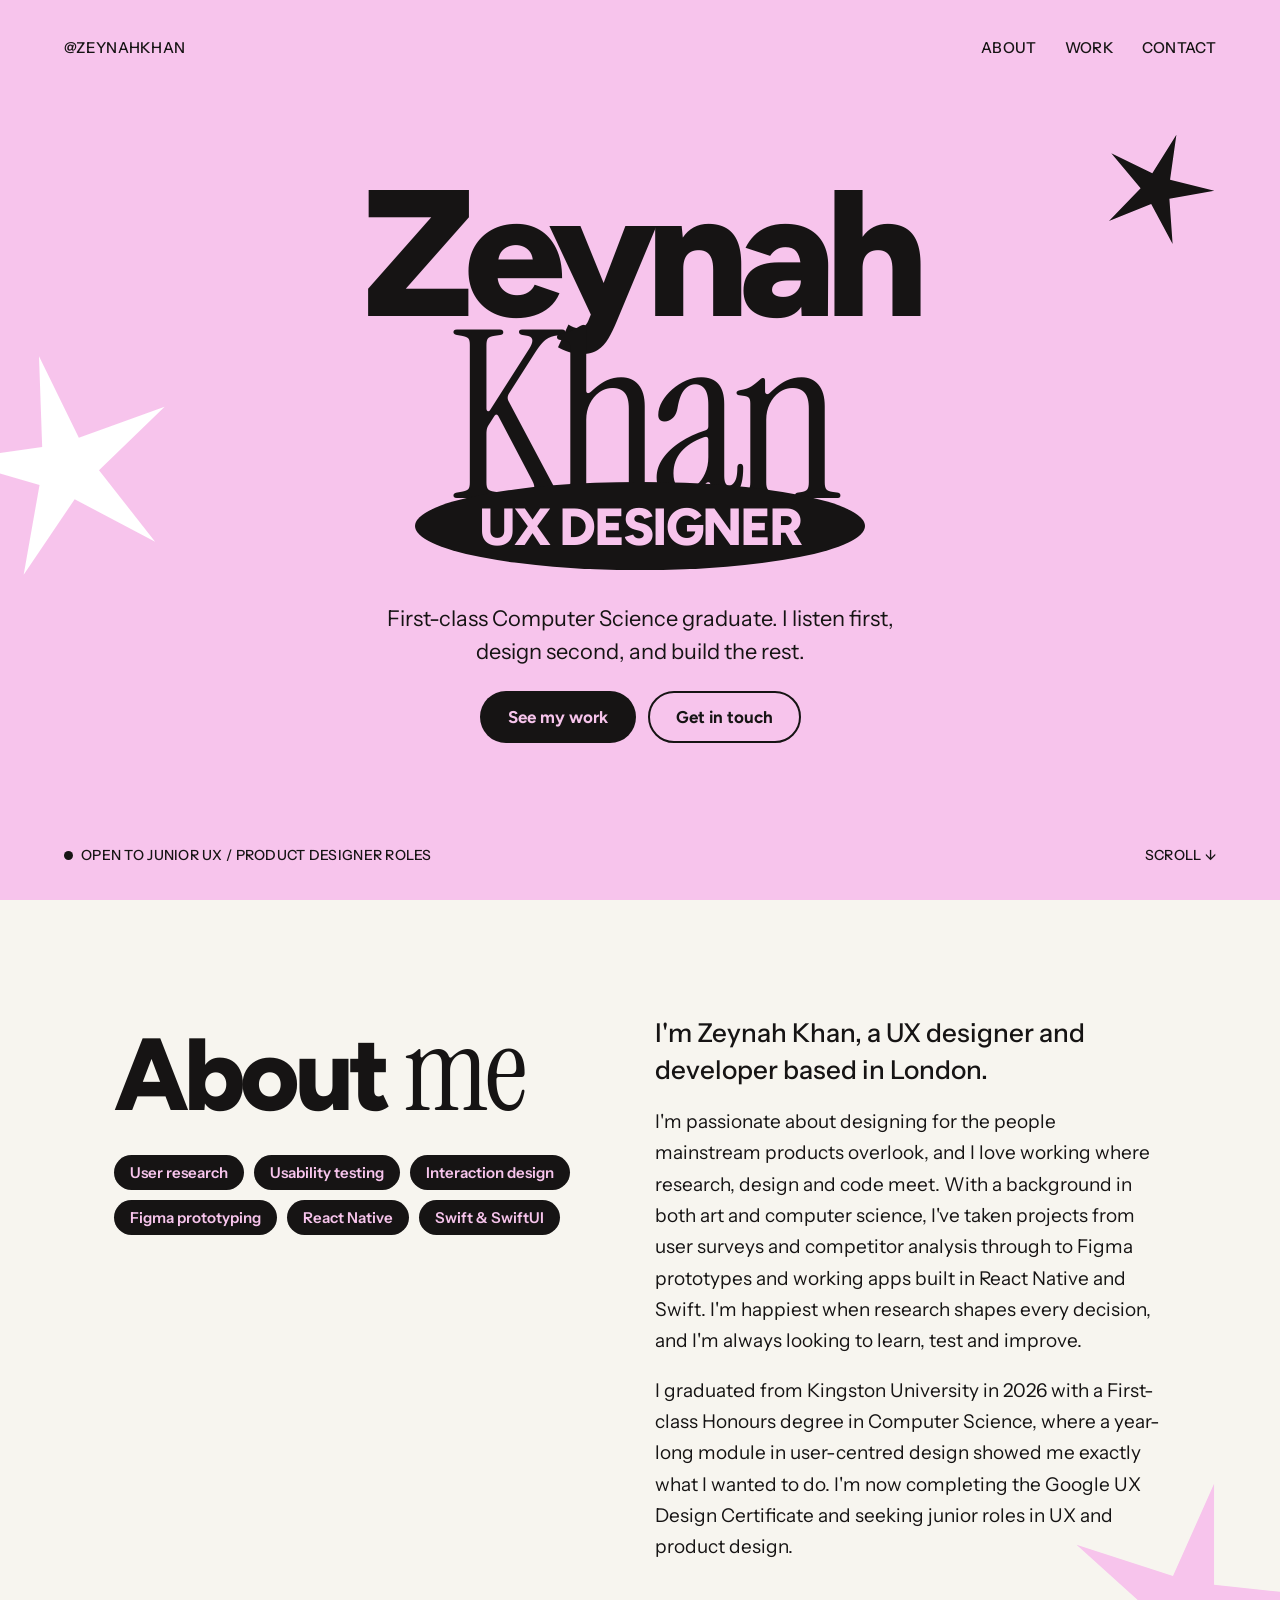
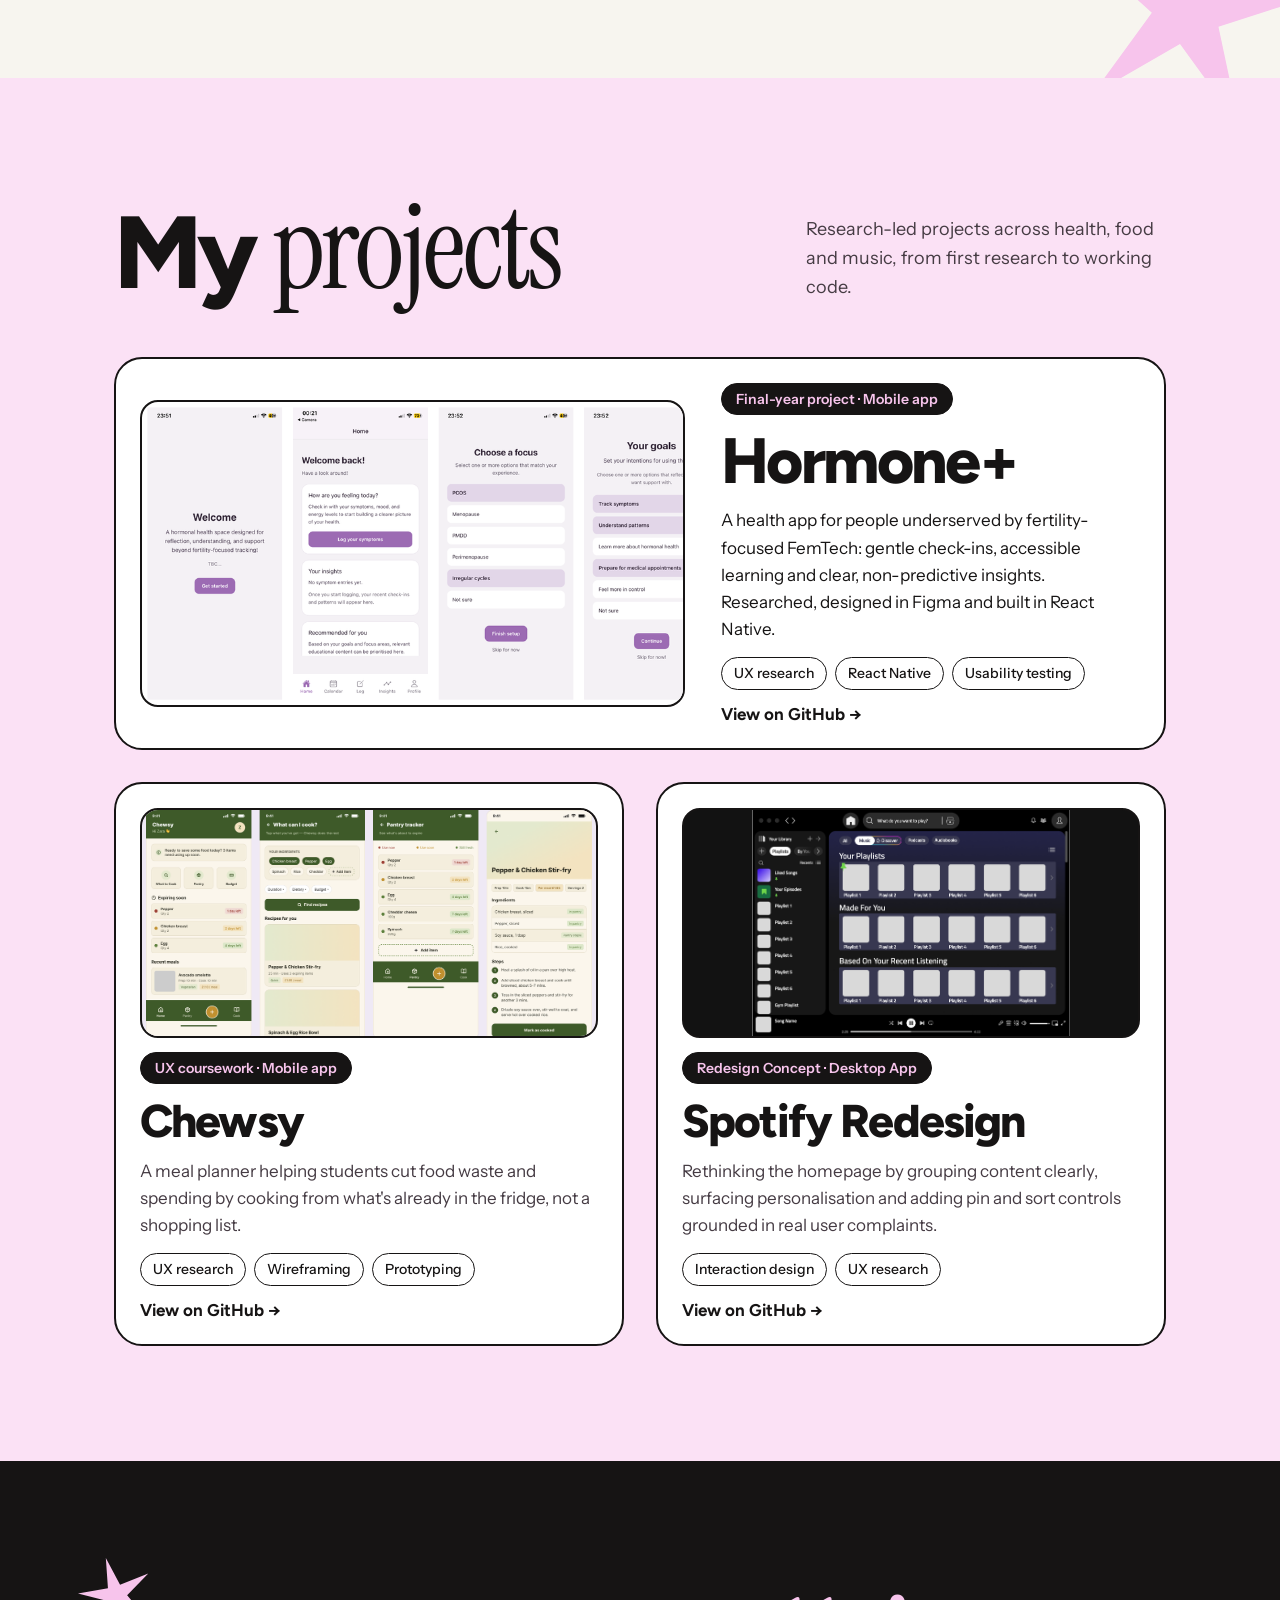
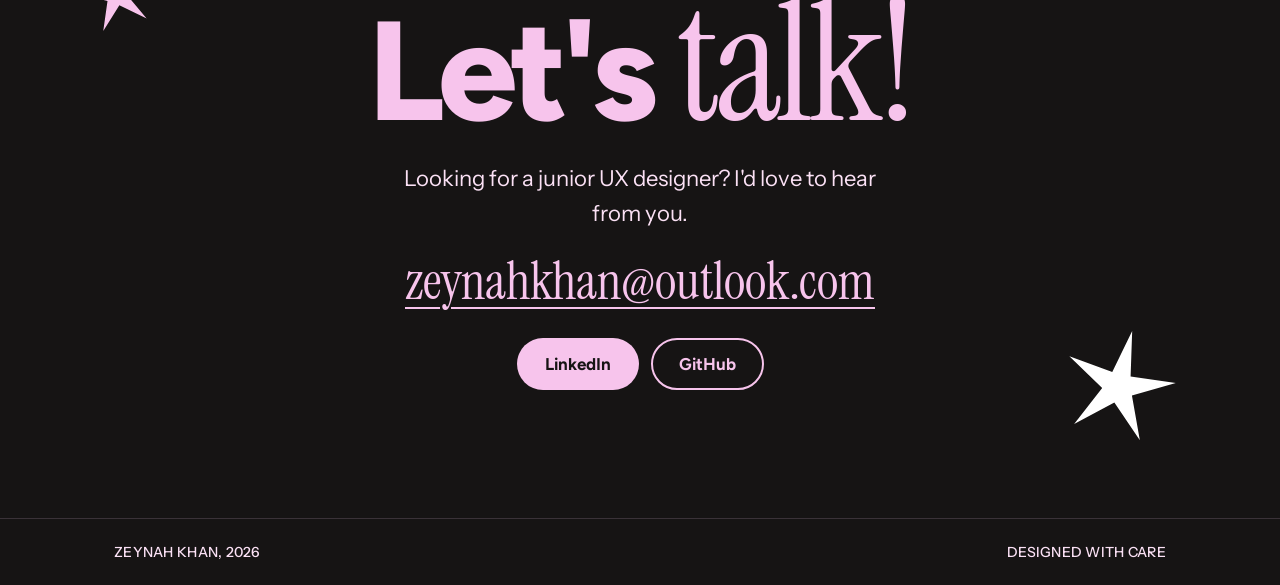
<file: index.html>
<!DOCTYPE html>
<html lang="en">
<head>
<meta charset="UTF-8">
<meta name="viewport" content="width=device-width, initial-scale=1.0">
<title>Zeynah Khan · UX Designer</title>
<meta name="description" content="Zeynah Khan is a UX designer in London who designs for the people mainstream products overlook, and can build what she designs.">
<meta property="og:title" content="Zeynah Khan · UX Designer">
<meta property="og:description" content="Research-led UX case studies, from user research to working code.">
<meta name="theme-color" content="#f7c4ec">
<link rel="icon" href="data:image/svg+xml,%3Csvg xmlns='http://www.w3.org/2000/svg' viewBox='0 0 32 32'%3E%3Crect width='32' height='32' rx='8' fill='%23f7c4ec'/%3E%3Ctext x='16' y='23' text-anchor='middle' font-family='Georgia,serif' font-size='20' fill='%23161414'%3Ezk%3C/text%3E%3C/svg%3E">
<link rel="preconnect" href="https://fonts.googleapis.com">
<link rel="preconnect" href="https://fonts.gstatic.com" crossorigin>
<link rel="stylesheet" href="https://fonts.googleapis.com/css2?family=Figtree:wght@500;700;800&family=Instrument+Sans:wght@400;500;600&family=Instrument+Serif&display=swap">
<link rel="stylesheet" href="styles.css">
</head>
<body>
<a class="skip-link" href="#work">Skip to projects</a>

<header class="hero" id="top">
  <span class="star star-big" aria-hidden="true"></span>
  <span class="star star-small" aria-hidden="true"></span>

  <nav class="site-nav" aria-label="Main">
    <a href="#top">@zeynahkhan</a>
    <div class="nav-links"><a href="#about">About</a><a href="#work">Work</a><a href="#contact">Contact</a></div>
  </nav>

  <div class="hero-main">
    <h1 class="hero-name"><span class="first">Zeynah</span><span class="last">Khan</span></h1>
    <span class="hero-badge">UX DESIGNER</span>
    <p class="hero-tag">First-class Computer Science graduate. I listen first, design second, and build the rest.</p>
    <div class="hero-cta">
      <a class="btn btn-ink" href="#work">See my work</a>
      <a class="btn btn-outline" href="#contact">Get in touch</a>
    </div>
  </div>

  <div class="hero-foot">
    <span class="status"><span class="dot"></span>Open to junior UX / product designer roles</span>
    <a class="scroll" href="#about">Scroll ↓</a>
  </div>
</header>

<main>
  <section class="about" id="about">
    <span class="star star-a" aria-hidden="true"></span>
    <div class="wrap about-grid">
      <div>
        <h2 class="mix"><span class="b">About </span><span class="s">me</span></h2>
        <ul class="skills" aria-label="Skills" style="margin-top:32px">
          <li>User research</li>
          <li>Usability testing</li>
          <li>Interaction design</li>
          <li>Figma prototyping</li>
          <li>React Native</li>
          <li>Swift &amp; SwiftUI</li>
        </ul>
      </div>
      <div class="about-copy">
        <p class="about-lead">I'm Zeynah Khan, a UX designer and developer based in London.</p>
        <p>I'm passionate about designing for the people mainstream products overlook, and I love working where research, design and code meet. With a background in both art and computer science, I've taken projects from user surveys and competitor analysis through to Figma prototypes and working apps built in React Native and Swift. I'm happiest when research shapes every decision, and I'm always looking to learn, test and improve.</p>
        <p>I graduated from Kingston University in 2026 with a First-class Honours degree in Computer Science, where a year-long module in user-centred design showed me exactly what I wanted to do. I'm now completing the Google UX Design Certificate and seeking junior roles in UX and product design.</p>
      </div>
    </div>
  </section>

<section class="work" id="work">
  <div class="wrap">
    <div class="section-head">
      <h2 class="mix"><span class="b">My </span><span class="s">projects</span></h2>
      <p class="section-note">Research-led projects across health, food and music, from first research to working code.</p>
    </div>

    <div class="project-grid">
      <a class="project-card featured" href="https://github.com/zeynah-khan/HormonePlus" target="_blank" rel="noopener">
        <div class="project-media"><img src="assets/images/hormone-real-screens.png" alt="Hormone+ app screens: Welcome, Home, Choose a focus and Goals"></div>
        <div class="project-body">
          <div class="project-meta"><span class="pill pill-ink">Final-year project · Mobile app</span></div>
          <h3 class="project-title">Hormone+</h3>
          <p class="project-desc">A health app for people underserved by fertility-focused FemTech: gentle check-ins, accessible learning and clear, non-predictive insights. Researched, designed in Figma and built in React Native.</p>
          <div class="tag-row"><span class="tag">UX research</span><span class="tag">React Native</span><span class="tag">Usability testing</span></div>
          <span class="project-link">View on GitHub</span>
        </div>
      </a>

      <a class="project-card" href="pages/chewsy.html">
        <div class="project-media"><img src="assets/images/chewsy-screens.png" alt="Chewsy app screens: Home, What can I cook?, Pantry tracker and Recipe detail"></div>
        <div class="project-meta"><span class="pill pill-ink">UX coursework · Mobile app</span></div>
        <h3 class="project-title">Chewsy</h3>
        <p class="project-desc">A meal planner helping students cut food waste and spending by cooking from what's already in the fridge, not a shopping list.</p>
        <div class="tag-row"><span class="tag">UX research</span><span class="tag">Wireframing</span><span class="tag">Prototyping</span></div>
        <span class="project-link">View on GitHub</span>
      </a>

      <a class="project-card" href="pages/spotify-redesign.html">
        <div class="project-media dark"><img src="assets/images/spotify-wf-home.png" alt="Wireframe of the redesigned Spotify homepage with clearly labelled sections"></div>
        <div class="project-meta"><span class="pill pill-ink">Redesign Concept · Desktop App</span></div>
        <h3 class="project-title">Spotify Redesign</h3>
        <p class="project-desc">Rethinking the homepage by grouping content clearly, surfacing personalisation and adding pin and sort controls grounded in real user complaints.</p>
        <div class="tag-row"><span class="tag">Interaction design</span><span class="tag">UX research</span></div>
        <span class="project-link">View on GitHub</span>
      </a>
    </div>
  </div>
</section>

<section class="contact" id="contact">
  <span class="star star-c1" aria-hidden="true"></span>
  <span class="star star-c2" aria-hidden="true"></span>
  <div class="wrap contact-inner">
    <h2 class="mix"><span class="b">Let's </span><span class="s">talk!</span></h2>
    <p class="contact-sub">Looking for a junior UX designer? I'd love to hear from you.</p>
    <a class="contact-email" href="mailto:zeynahkhan@outlook.com">zeynahkhan@outlook.com</a>
    <div class="contact-links">
      <a class="btn btn-pink" href="https://www.linkedin.com/in/zeynah-khan">LinkedIn</a>
      <a class="btn btn-outline-pink" href="https://github.com/zeynah-khan">GitHub</a>
    </div>
  </div>
</section>
</main>

<footer class="site-footer">
  <div class="footer-row">
    <span>Zeynah Khan, 2026</span>
    <span>Designed with care</span>
  </div>
</footer>
</body>
</html>
</file>
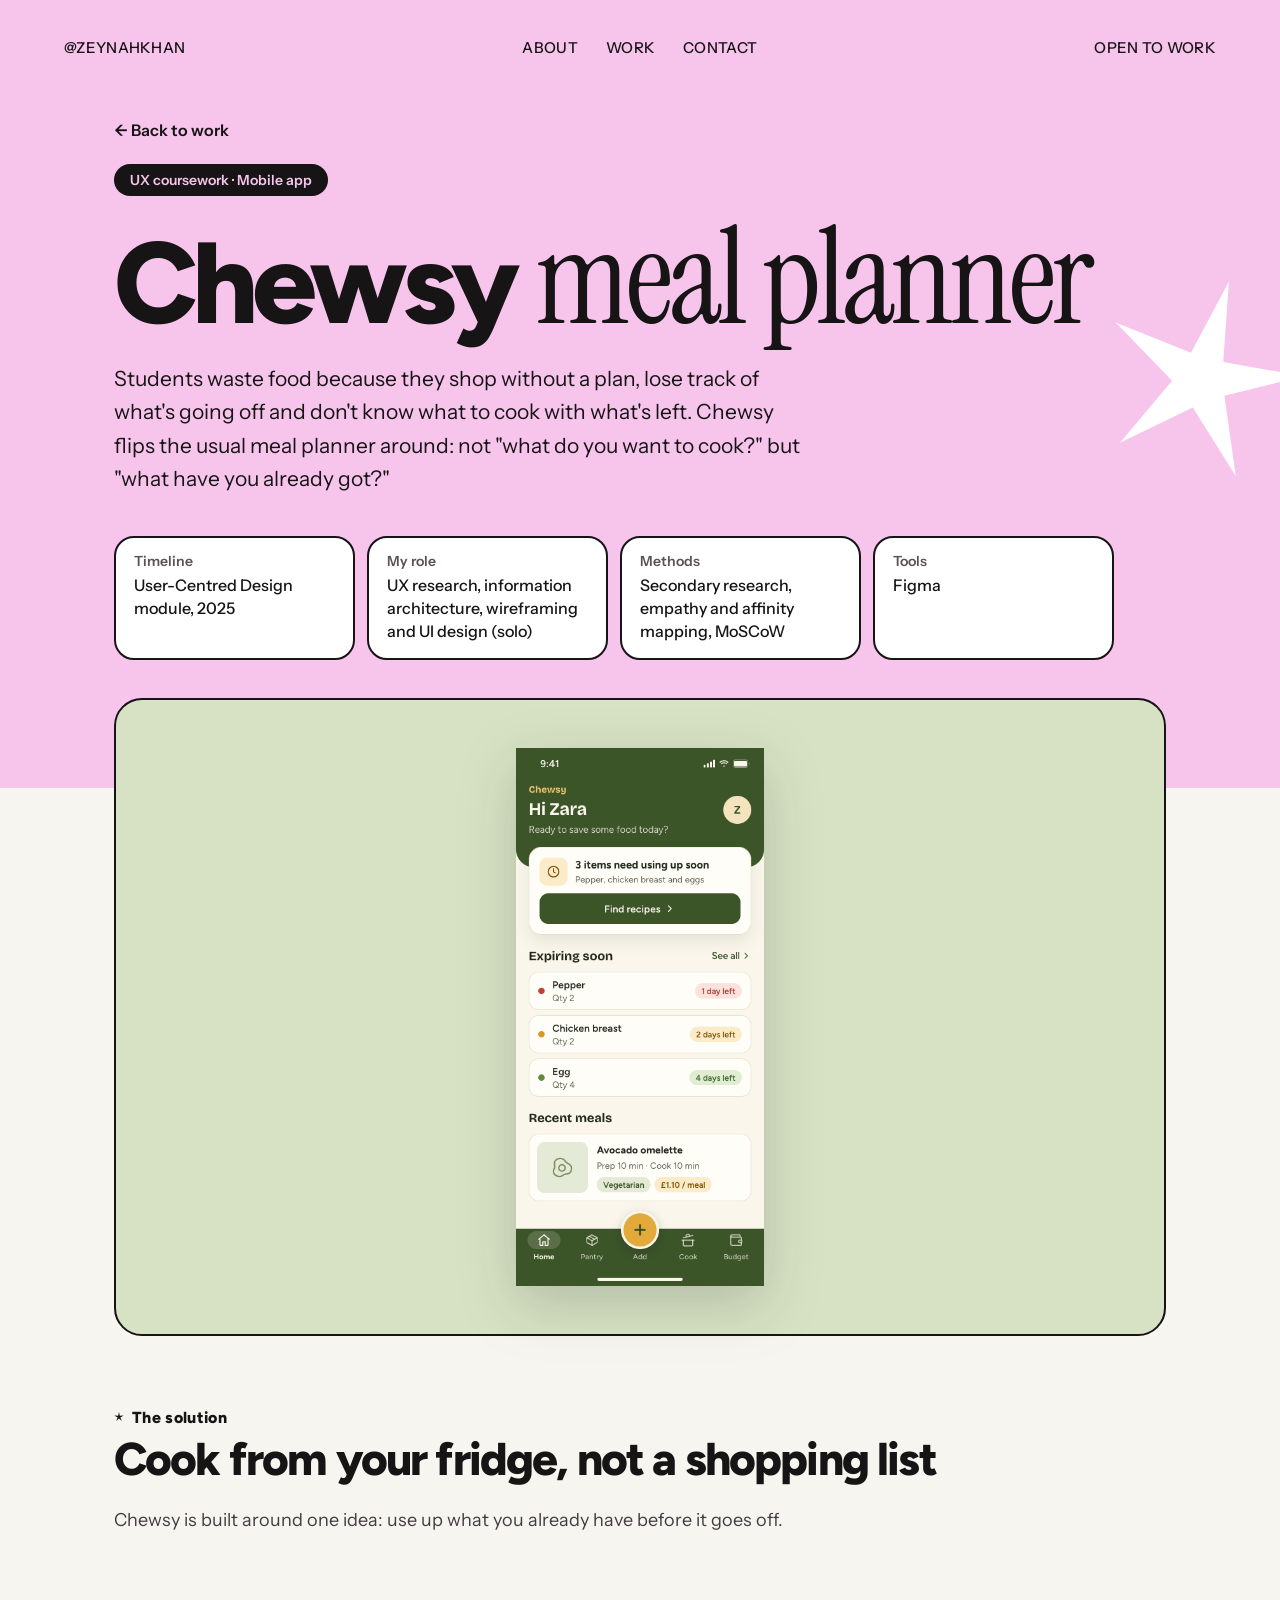
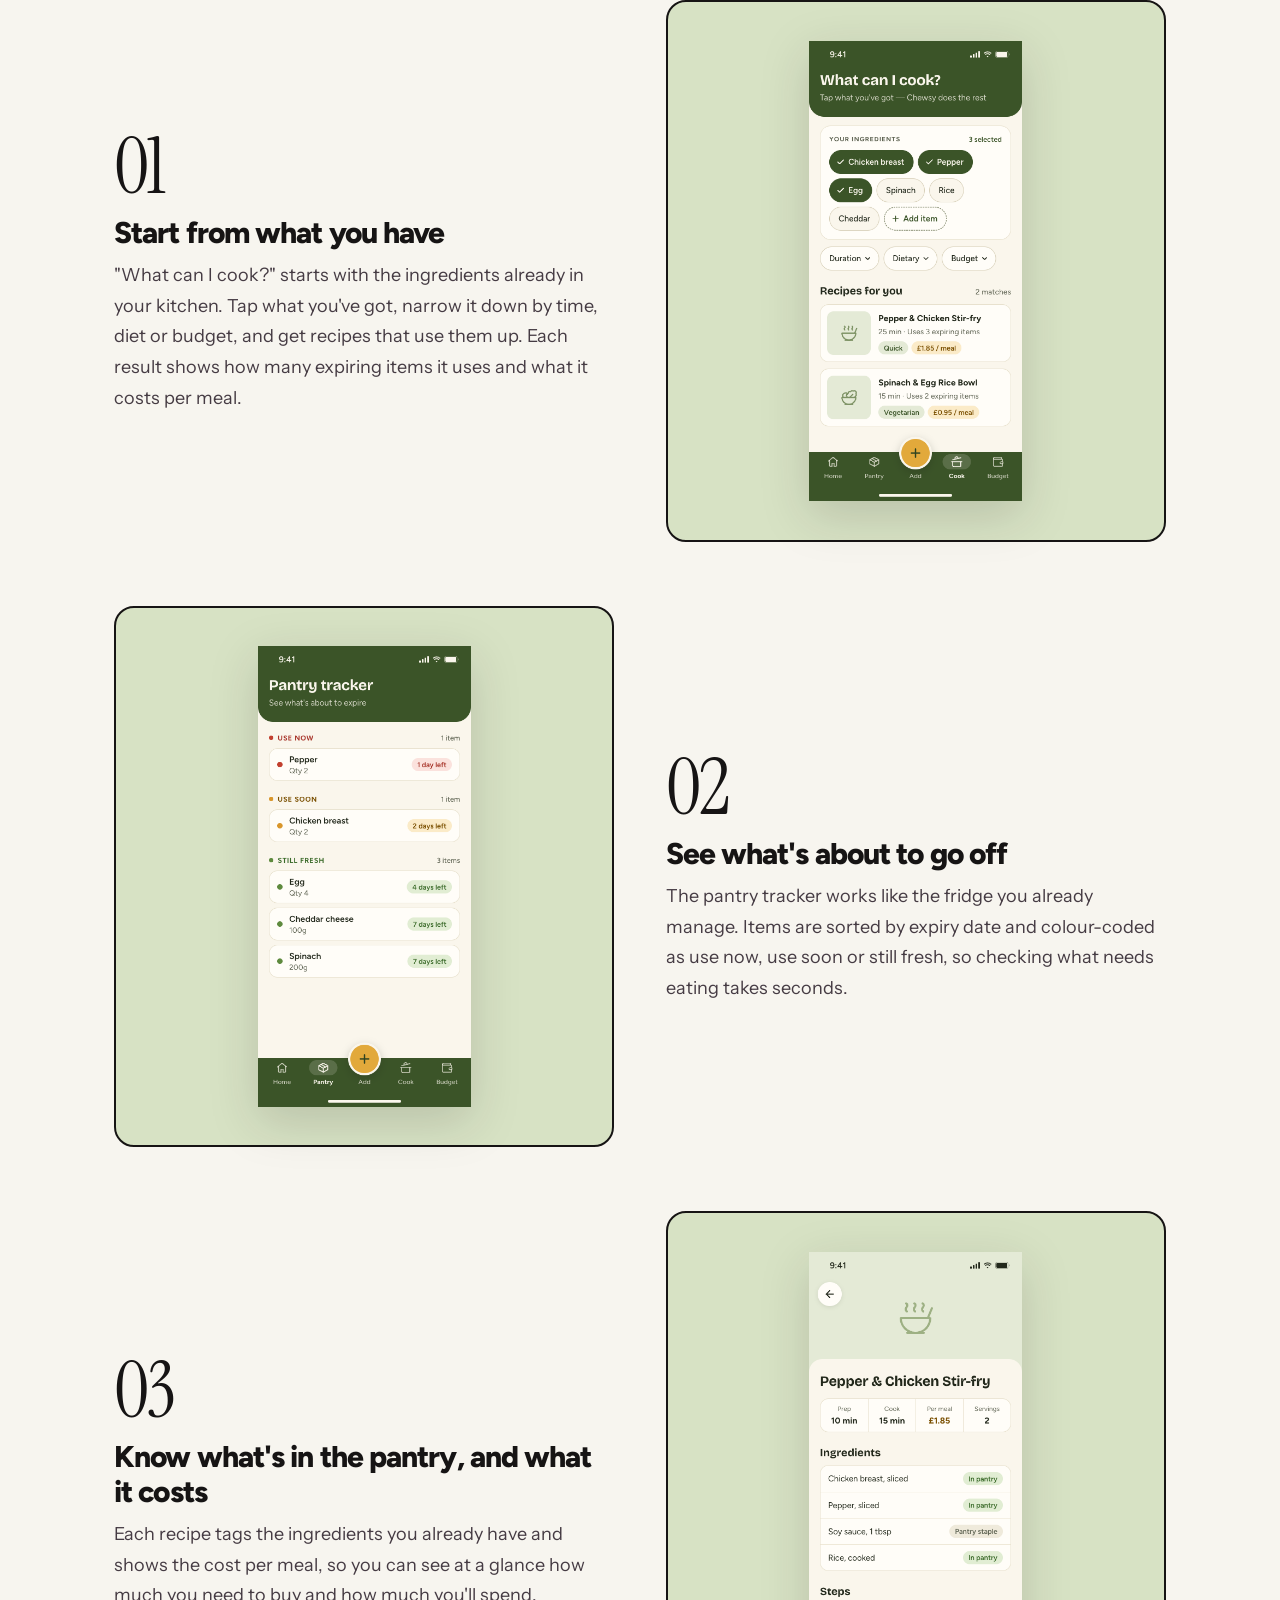
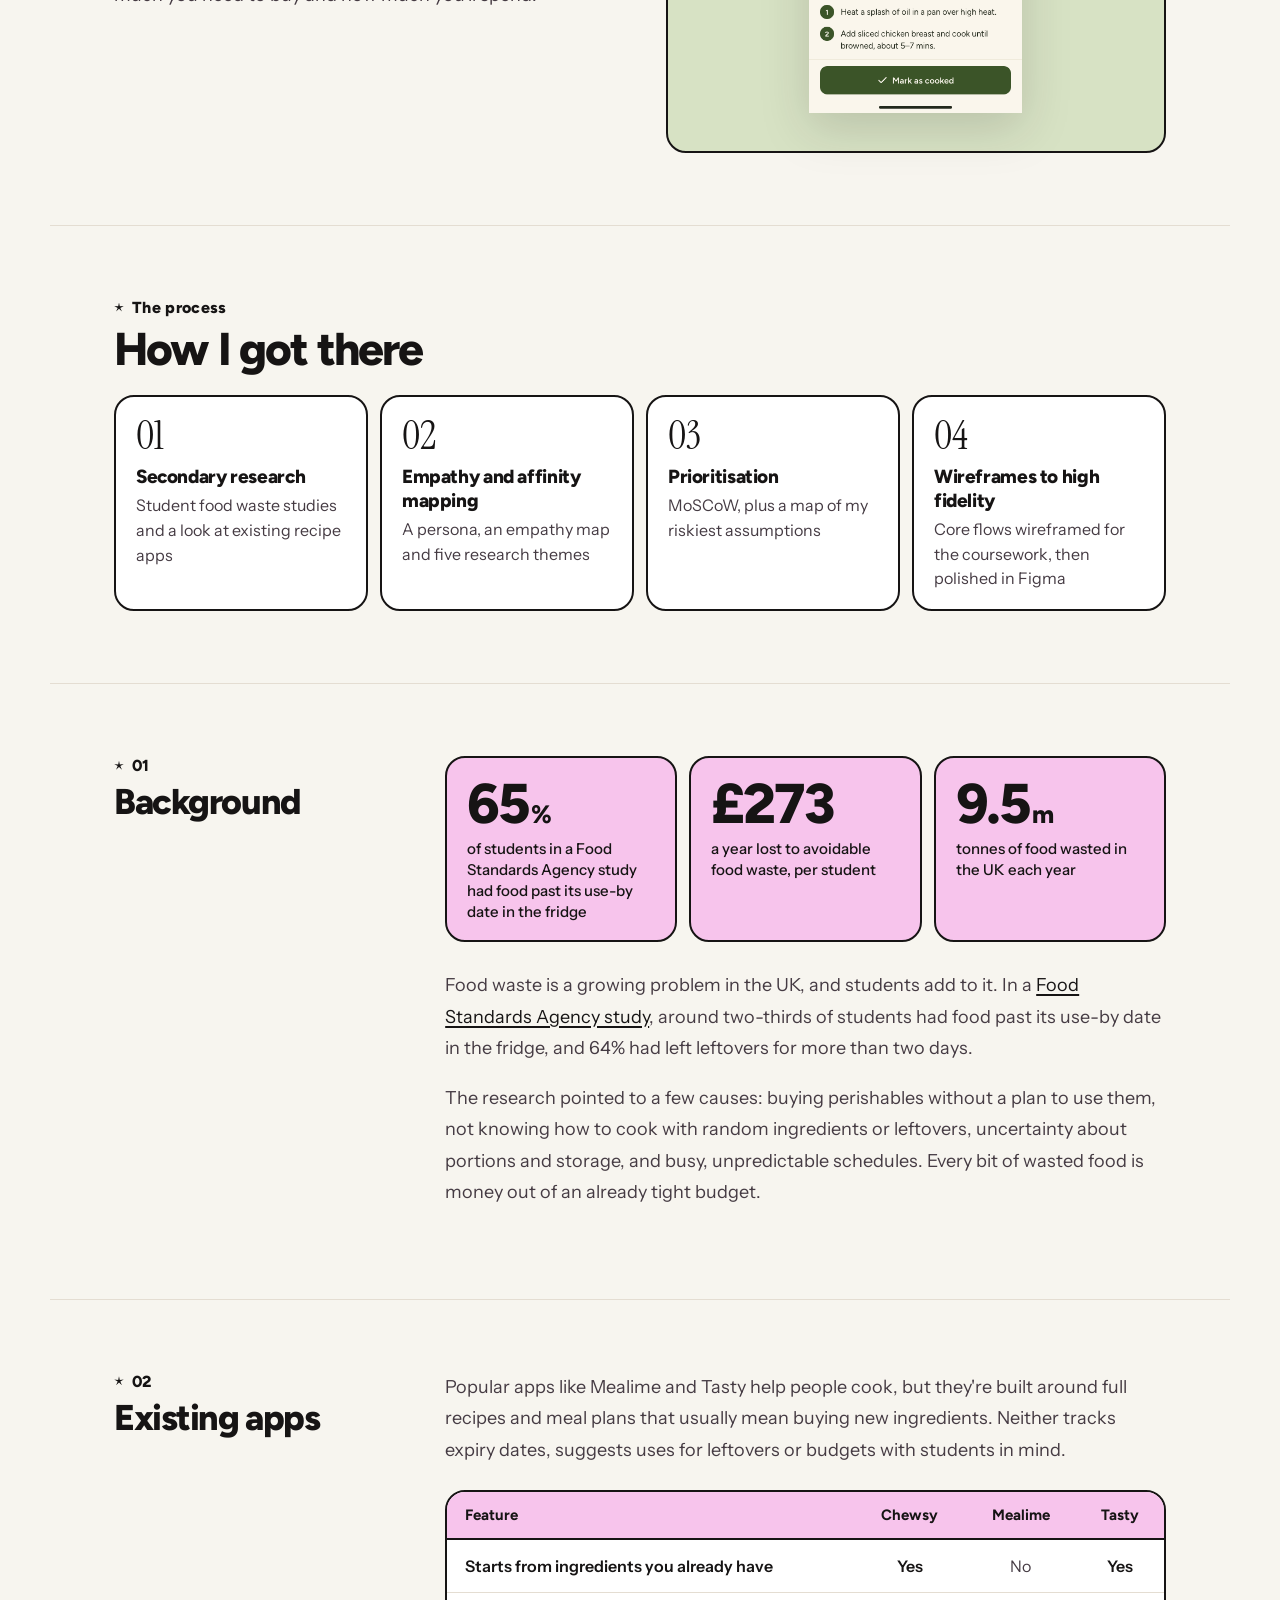
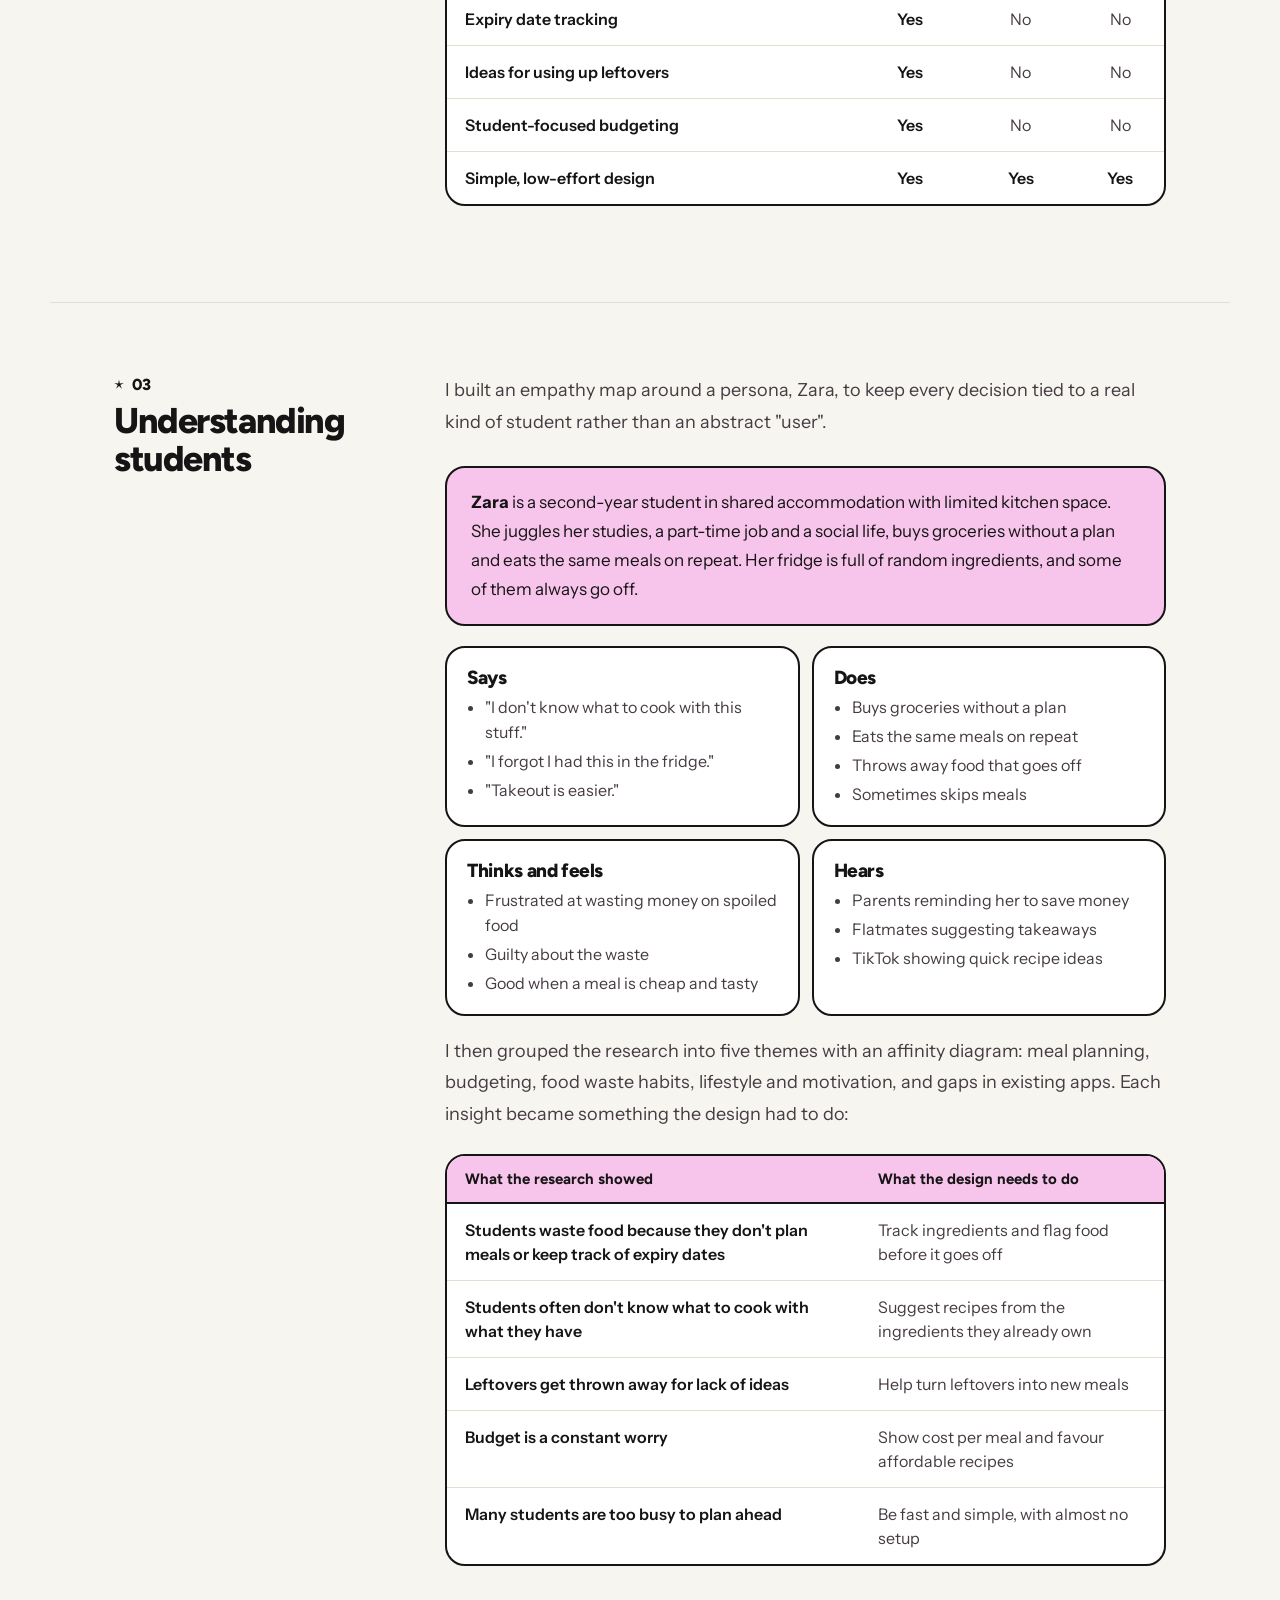
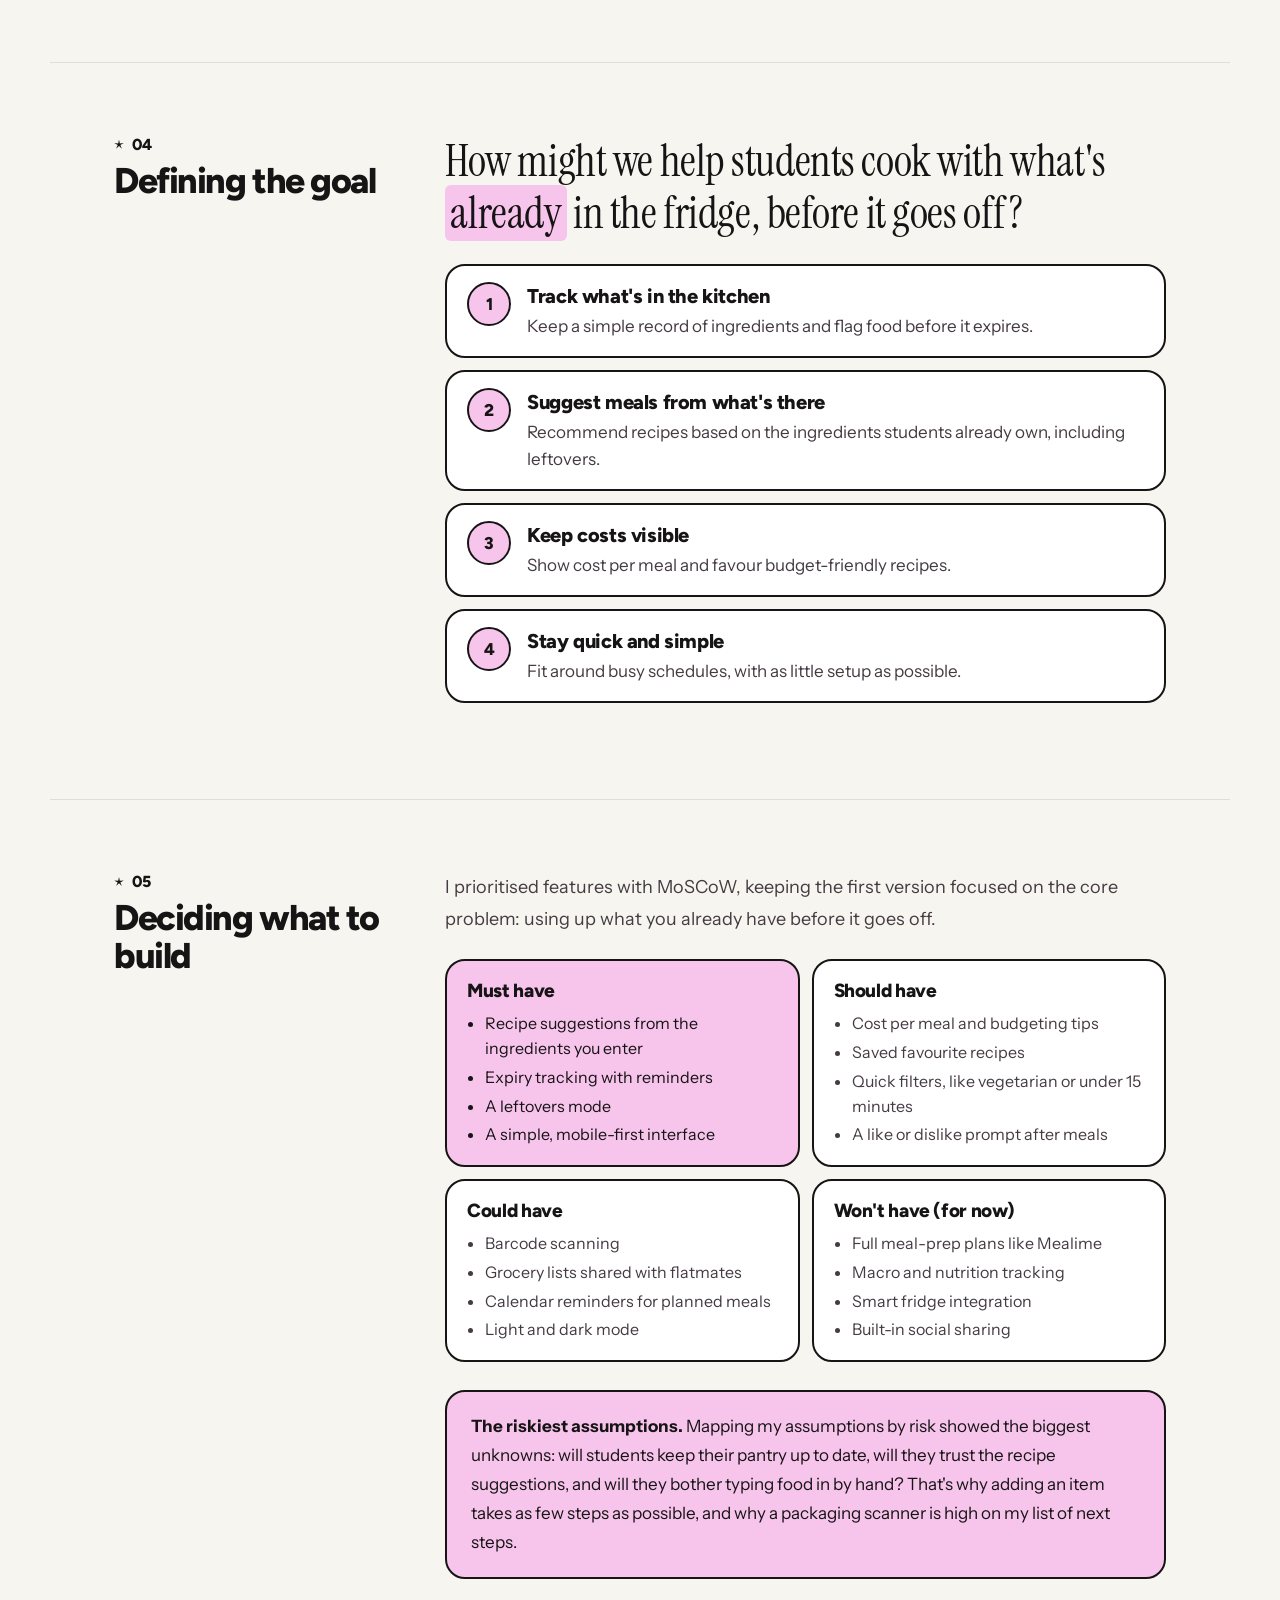
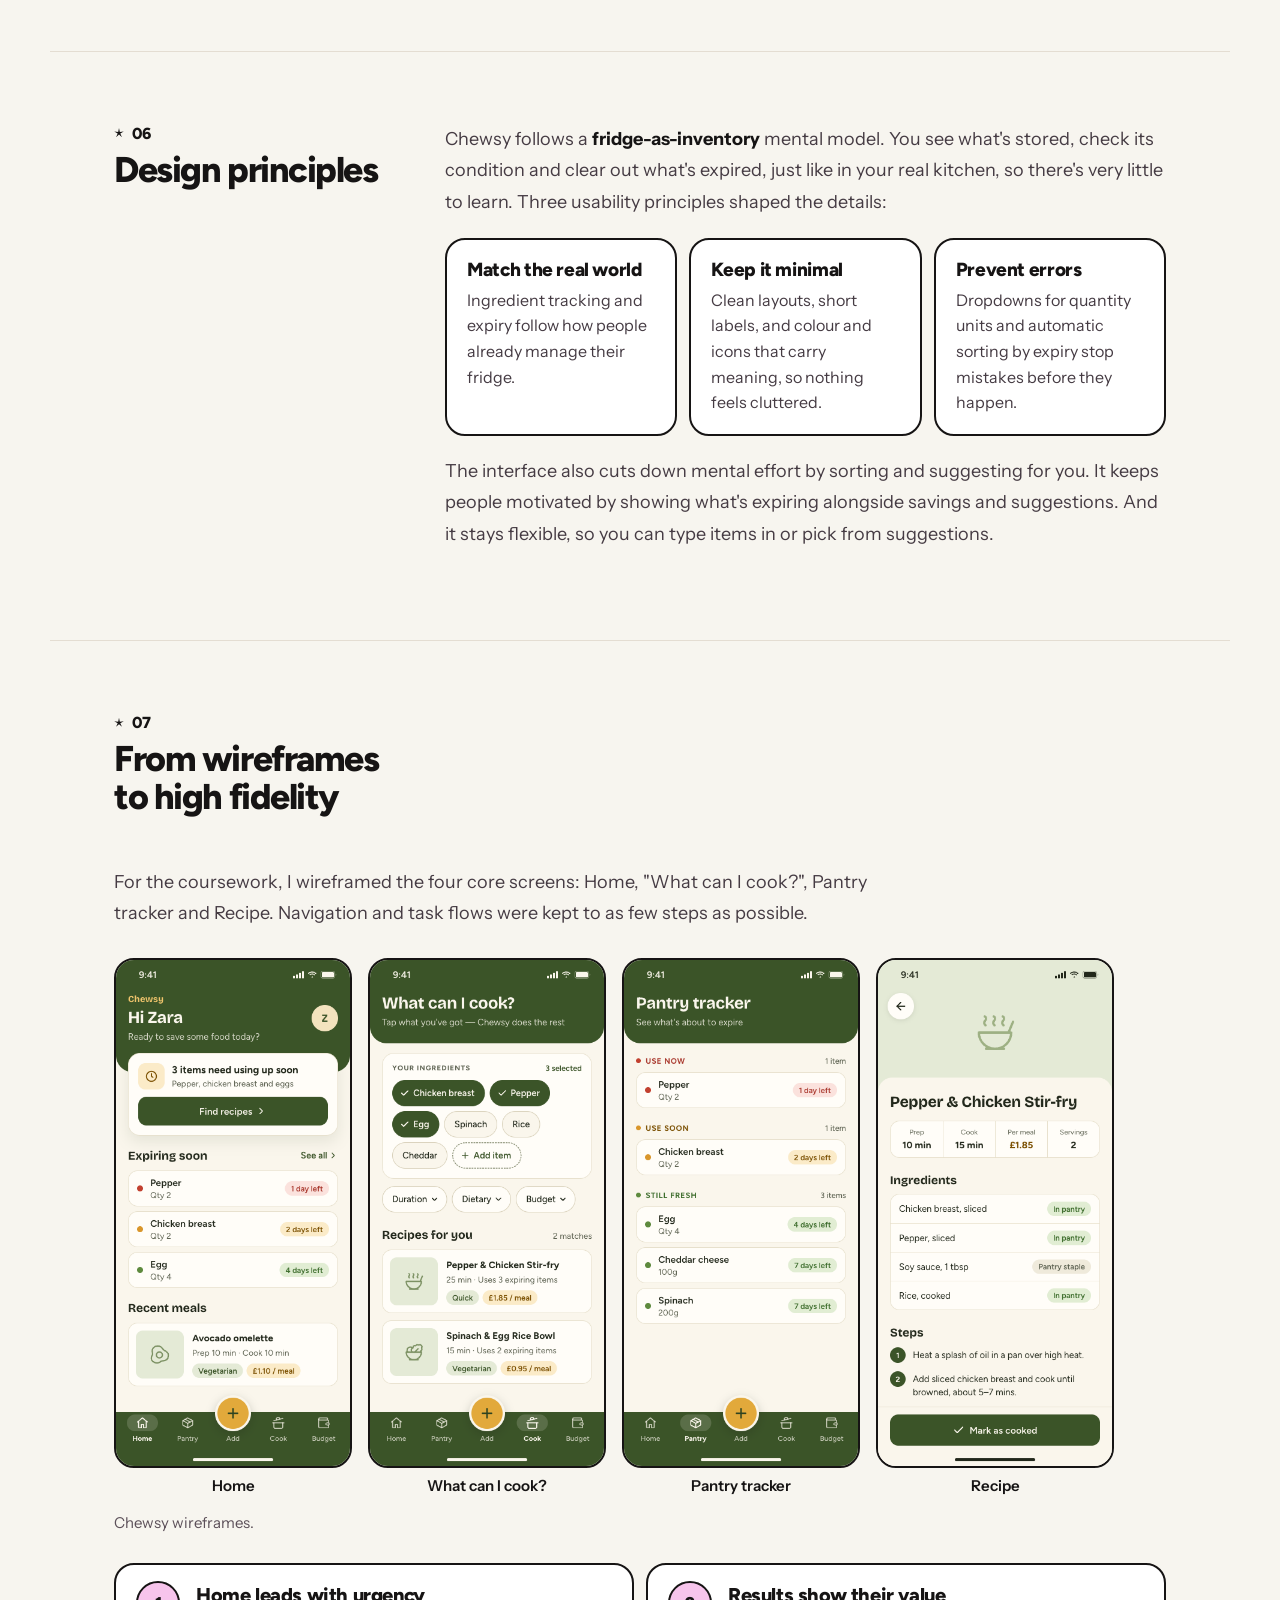
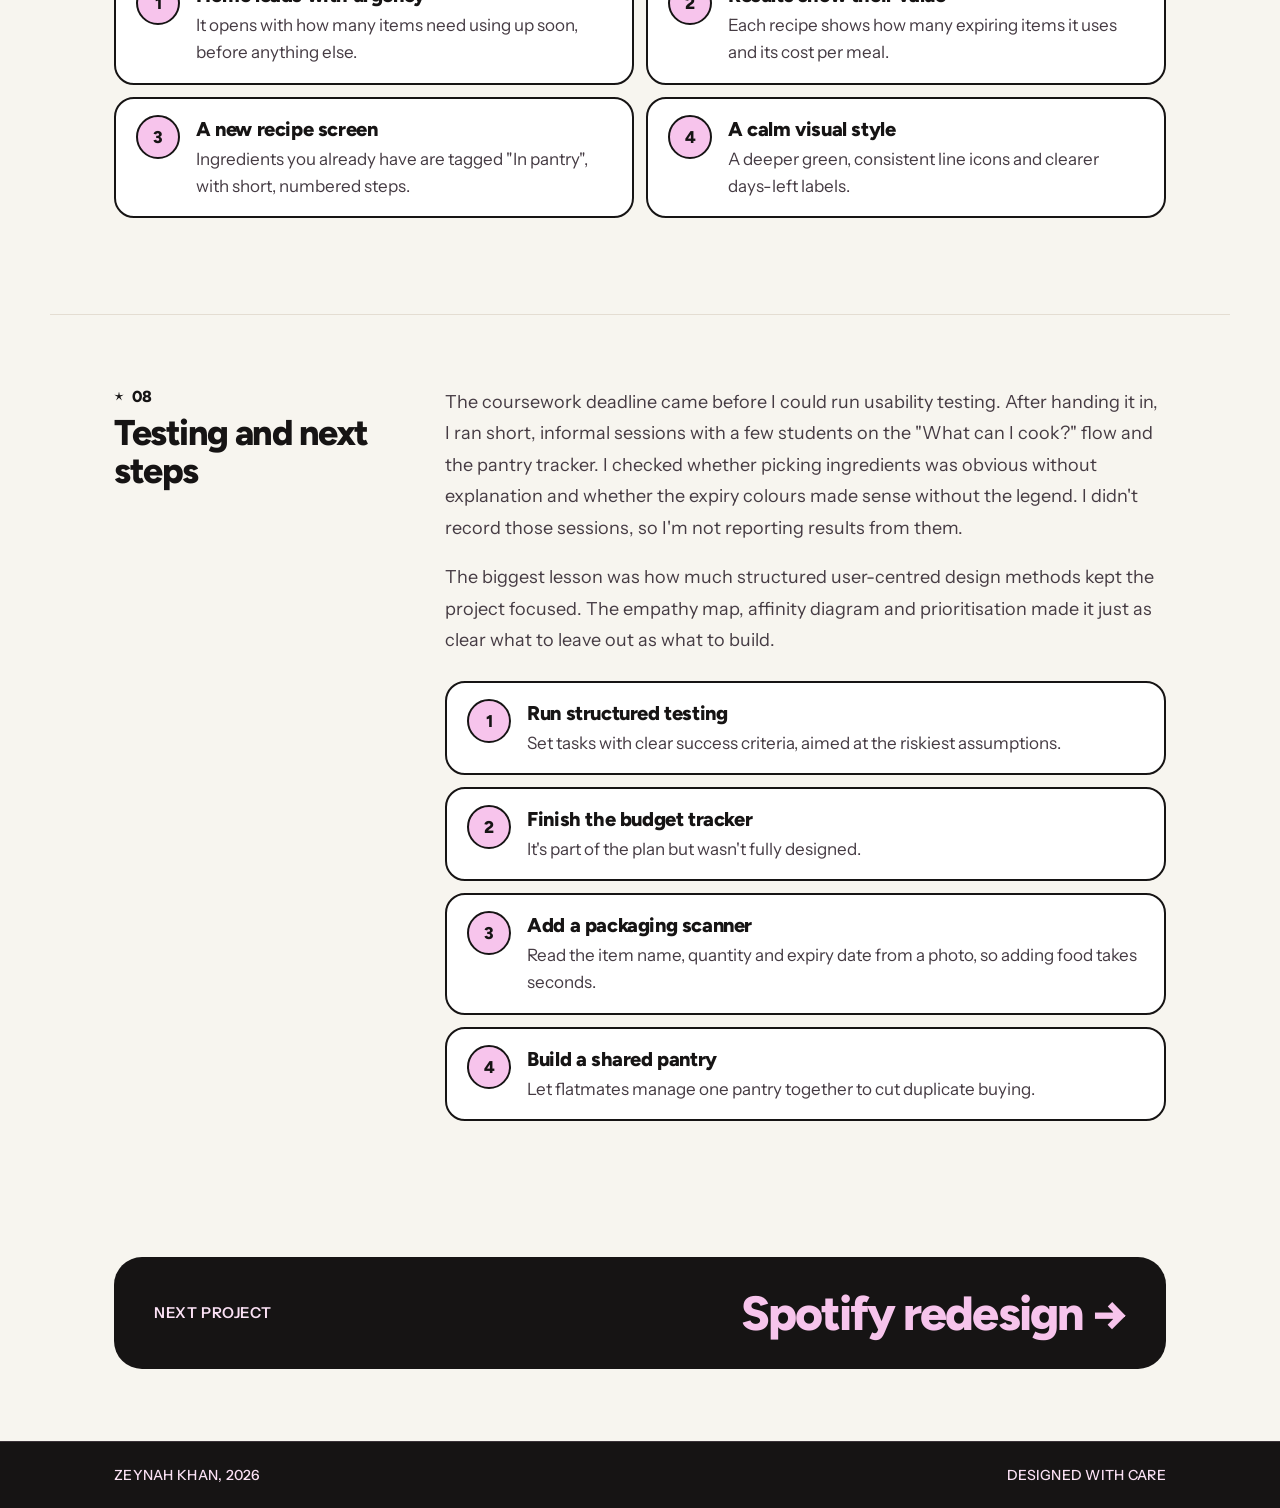
<file: pages/chewsy.html>
<!DOCTYPE html>
<html lang="en">
<head>
<meta charset="UTF-8">
<meta name="viewport" content="width=device-width, initial-scale=1.0">
<title>Chewsy · Zeynah Khan</title>
<meta name="description" content="Chewsy case study: designing a meal planner that helps students waste less food by cooking from what's already in the fridge.">
<meta name="theme-color" content="#f7c4ec">
<link rel="icon" href="data:image/svg+xml,%3Csvg xmlns='http://www.w3.org/2000/svg' viewBox='0 0 32 32'%3E%3Crect width='32' height='32' rx='8' fill='%23f7c4ec'/%3E%3Ctext x='16' y='23' text-anchor='middle' font-family='Georgia,serif' font-size='20' fill='%23161414'%3Ezk%3C/text%3E%3C/svg%3E">
<link rel="preconnect" href="https://fonts.googleapis.com">
<link rel="preconnect" href="https://fonts.gstatic.com" crossorigin>
<link rel="stylesheet" href="https://fonts.googleapis.com/css2?family=Figtree:wght@500;700;800&family=Instrument+Sans:wght@400;500;600&family=Instrument+Serif&display=swap">
<link rel="stylesheet" href="../styles.css">
</head>
<body class="case chewsy-page">

<a class="skip-link" href="#content">Skip to content</a>

<div class="case-top has-shot">
<nav class="site-nav" aria-label="Main">
  <a href="../index.html">@zeynahkhan</a>
  <div class="nav-links"><a href="../index.html#about">About</a><a href="../index.html#work">Work</a><a href="../index.html#contact">Contact</a></div>
  <span class="nav-role">Open to work</span>
</nav>

<header class="wrap cs-header">
  <a href="../index.html#work" class="back-link">← Back to work</a>
  <div class="cs-eyebrow">UX coursework · Mobile app</div>
  <h1 class="mix cs-mix-title"><span class="b">Chewsy </span><span class="s">meal planner</span></h1>
  <p class="cs-dek">Students waste food because they shop without a plan, lose track of what's going off and don't know what to cook with what's left. Chewsy flips the usual meal planner around: not "what do you want to cook?" but "what have you already got?"</p>
  <div class="cs-meta">
    <div class="cs-meta-item"><div class="l">Timeline</div><div class="v">User-Centred Design module, 2025</div></div>
    <div class="cs-meta-item"><div class="l">My role</div><div class="v">UX research, information architecture, wireframing and UI design (solo)</div></div>
    <div class="cs-meta-item"><div class="l">Methods</div><div class="v">Secondary research, empathy and affinity mapping, MoSCoW</div></div>
    <div class="cs-meta-item"><div class="l">Tools</div><div class="v">Figma</div></div>
  </div>
</header>
</div>

<main id="content">

<!-- HERO SHOT -->
<div class="wrap">
  <figure class="ch-hero-shot">
    <img src="../assets/images/wireframe-home.png" width="402" height="874" alt="Chewsy Home screen: a reminder that 3 items need using up soon, shortcuts to What to Cook, Pantry and Budget, and an Expiring soon list.">
  </figure>
</div>

<!-- THE SOLUTION -->
<section class="wrap cs-section" aria-labelledby="solution-title" style="border-top:none;">
  <p class="cs-num">The solution</p>
  <h2 class="cs-h2" id="solution-title">Cook from your fridge, not a shopping list</h2>
  <div class="cs-body"><p>Chewsy is built around one idea: use up what you already have before it goes off.</p></div>

  <div class="feature">
    <div class="feature-text">
      <span class="feature-num">01</span>
      <h3>Start from what you have</h3>
      <p>"What can I cook?" starts with the ingredients already in your kitchen. Tap what you've got, narrow it down by time, diet or budget, and get recipes that use them up. Each result shows how many expiring items it uses and what it costs per meal.</p>
    </div>
    <figure class="feature-img phone"><img src="../assets/images/wireframe-cook.png" width="402" height="1055" alt="Chewsy What can I cook? screen: selected ingredient chips, filters for duration, dietary needs and budget, and recipe results showing expiring items used and cost per meal." loading="lazy"></figure>
  </div>

  <div class="feature flip">
    <div class="feature-text">
      <span class="feature-num">02</span>
      <h3>See what's about to go off</h3>
      <p>The pantry tracker works like the fridge you already manage. Items are sorted by expiry date and colour-coded as use now, use soon or still fresh, so checking what needs eating takes seconds.</p>
    </div>
    <figure class="feature-img phone"><img src="../assets/images/wireframe-pantry.png" width="402" height="874" alt="Chewsy Pantry tracker: items sorted by expiry with coloured days-left labels." loading="lazy"></figure>
  </div>

  <div class="feature">
    <div class="feature-text">
      <span class="feature-num">03</span>
      <h3>Know what's in the pantry, and what it costs</h3>
      <p>Each recipe tags the ingredients you already have and shows the cost per meal, so you can see at a glance how much you need to buy and how much you'll spend.</p>
    </div>
    <figure class="feature-img phone"><img src="../assets/images/wireframe-recipe-detail.png" width="402" height="916" alt="Chewsy Recipe detail for a pepper and chicken stir-fry, with prep and cook time, cost per meal and ingredients tagged In pantry." loading="lazy"></figure>
  </div>
</section>

<!-- PROCESS OVERVIEW -->
<section class="wrap cs-section" aria-labelledby="process-title">
  <p class="cs-num">The process</p>
  <h2 class="cs-h2" id="process-title">How I got there</h2>
  <ol class="process-strip">
    <li><span class="n">01</span><h3>Secondary research</h3><p>Student food waste studies and a look at existing recipe apps</p></li>
    <li><span class="n">02</span><h3>Empathy and affinity mapping</h3><p>A persona, an empathy map and five research themes</p></li>
    <li><span class="n">03</span><h3>Prioritisation</h3><p>MoSCoW, plus a map of my riskiest assumptions</p></li>
    <li><span class="n">04</span><h3>Wireframes to high fidelity</h3><p>Core flows wireframed for the coursework, then polished in Figma</p></li>
  </ol>
</section>

<!-- 01 BACKGROUND -->
<section class="wrap cs-section cs-split">
  <div class="split-head"><p class="cs-num">01</p><h2 class="cs-h2">Background</h2></div>
  <div class="split-body">
    <div class="stat-row three">
      <div class="stat"><span class="num">65<small>%</small></span><span class="label">of students in a Food Standards Agency study had food past its use-by date in the fridge</span></div>
      <div class="stat"><span class="num">£273</span><span class="label">a year lost to avoidable food waste, per student</span></div>
      <div class="stat"><span class="num">9.5<small>m</small></span><span class="label">tonnes of food wasted in the UK each year</span></div>
    </div>
    <div class="cs-body">
      <p>Food waste is a growing problem in the UK, and students add to it. In a <a href="https://www.food.gov.uk/research/food-behaviours-in-the-uk-student-population-executive-summary">Food Standards Agency study</a>, around two-thirds of students had food past its use-by date in the fridge, and 64% had left leftovers for more than two days.</p>
      <p>The research pointed to a few causes: buying perishables without a plan to use them, not knowing how to cook with random ingredients or leftovers, uncertainty about portions and storage, and busy, unpredictable schedules. Every bit of wasted food is money out of an already tight budget.</p>
    </div>
  </div>
</section>

<!-- 02 EXISTING APPS -->
<section class="wrap cs-section cs-split">
  <div class="split-head"><p class="cs-num">02</p><h2 class="cs-h2">Existing apps</h2></div>
  <div class="split-body">
    <div class="cs-body"><p>Popular apps like Mealime and Tasty help people cook, but they're built around full recipes and meal plans that usually mean buying new ingredients. Neither tracks expiry dates, suggests uses for leftovers or budgets with students in mind.</p></div>
    <table class="cs-table compare">
      <thead><tr><th>Feature</th><th>Chewsy</th><th>Mealime</th><th>Tasty</th></tr></thead>
      <tbody>
        <tr><td>Starts from ingredients you already have</td><td class="yes">Yes</td><td>No</td><td class="yes">Yes</td></tr>
        <tr><td>Expiry date tracking</td><td class="yes">Yes</td><td>No</td><td>No</td></tr>
        <tr><td>Ideas for using up leftovers</td><td class="yes">Yes</td><td>No</td><td>No</td></tr>
        <tr><td>Student-focused budgeting</td><td class="yes">Yes</td><td>No</td><td>No</td></tr>
        <tr><td>Simple, low-effort design</td><td class="yes">Yes</td><td class="yes">Yes</td><td class="yes">Yes</td></tr>
      </tbody>
    </table>
  </div>
</section>

<!-- 03 UNDERSTANDING STUDENTS -->
<section class="wrap cs-section cs-split">
  <div class="split-head"><p class="cs-num">03</p><h2 class="cs-h2">Understanding students</h2></div>
  <div class="split-body">
    <div class="cs-body"><p>I built an empathy map around a persona, Zara, to keep every decision tied to a real kind of student rather than an abstract "user".</p></div>
    <div class="callout"><p><strong>Zara</strong> is a second-year student in shared accommodation with limited kitchen space. She juggles her studies, a part-time job and a social life, buys groceries without a plan and eats the same meals on repeat. Her fridge is full of random ingredients, and some of them always go off.</p></div>
    <div class="method-grid two">
      <div class="method"><h3>Says</h3><ul><li>"I don't know what to cook with this stuff."</li><li>"I forgot I had this in the fridge."</li><li>"Takeout is easier."</li></ul></div>
      <div class="method"><h3>Does</h3><ul><li>Buys groceries without a plan</li><li>Eats the same meals on repeat</li><li>Throws away food that goes off</li><li>Sometimes skips meals</li></ul></div>
      <div class="method"><h3>Thinks and feels</h3><ul><li>Frustrated at wasting money on spoiled food</li><li>Guilty about the waste</li><li>Good when a meal is cheap and tasty</li></ul></div>
      <div class="method"><h3>Hears</h3><ul><li>Parents reminding her to save money</li><li>Flatmates suggesting takeaways</li><li>TikTok showing quick recipe ideas</li></ul></div>
    </div>
    <div class="cs-body"><p>I then grouped the research into five themes with an affinity diagram: meal planning, budgeting, food waste habits, lifestyle and motivation, and gaps in existing apps. Each insight became something the design had to do:</p></div>
    <table class="cs-table">
      <thead><tr><th>What the research showed</th><th>What the design needs to do</th></tr></thead>
      <tbody>
        <tr><td>Students waste food because they don't plan meals or keep track of expiry dates</td><td>Track ingredients and flag food before it goes off</td></tr>
        <tr><td>Students often don't know what to cook with what they have</td><td>Suggest recipes from the ingredients they already own</td></tr>
        <tr><td>Leftovers get thrown away for lack of ideas</td><td>Help turn leftovers into new meals</td></tr>
        <tr><td>Budget is a constant worry</td><td>Show cost per meal and favour affordable recipes</td></tr>
        <tr><td>Many students are too busy to plan ahead</td><td>Be fast and simple, with almost no setup</td></tr>
      </tbody>
    </table>
  </div>
</section>

<!-- 04 GOAL -->
<section class="wrap cs-section cs-split">
  <div class="split-head"><p class="cs-num">04</p><h2 class="cs-h2">Defining the goal</h2></div>
  <div class="split-body">
    <p class="hmw">How might we help students cook with what's <em>already</em> in the fridge, before it goes off?</p>
    <ol class="goal-list">
      <li><h3>Track what's in the kitchen</h3><p>Keep a simple record of ingredients and flag food before it expires.</p></li>
      <li><h3>Suggest meals from what's there</h3><p>Recommend recipes based on the ingredients students already own, including leftovers.</p></li>
      <li><h3>Keep costs visible</h3><p>Show cost per meal and favour budget-friendly recipes.</p></li>
      <li><h3>Stay quick and simple</h3><p>Fit around busy schedules, with as little setup as possible.</p></li>
    </ol>
  </div>
</section>

<!-- 05 PRIORITIES -->
<section class="wrap cs-section cs-split">
  <div class="split-head"><p class="cs-num">05</p><h2 class="cs-h2">Deciding what to build</h2></div>
  <div class="split-body">
    <div class="cs-body"><p>I prioritised features with MoSCoW, keeping the first version focused on the core problem: using up what you already have before it goes off.</p></div>
    <div class="moscow">
      <div><h3>Must have</h3><ul><li>Recipe suggestions from the ingredients you enter</li><li>Expiry tracking with reminders</li><li>A leftovers mode</li><li>A simple, mobile-first interface</li></ul></div>
      <div><h3>Should have</h3><ul><li>Cost per meal and budgeting tips</li><li>Saved favourite recipes</li><li>Quick filters, like vegetarian or under 15 minutes</li><li>A like or dislike prompt after meals</li></ul></div>
      <div><h3>Could have</h3><ul><li>Barcode scanning</li><li>Grocery lists shared with flatmates</li><li>Calendar reminders for planned meals</li><li>Light and dark mode</li></ul></div>
      <div><h3>Won't have (for now)</h3><ul><li>Full meal-prep plans like Mealime</li><li>Macro and nutrition tracking</li><li>Smart fridge integration</li><li>Built-in social sharing</li></ul></div>
    </div>
    <div class="callout"><p><strong>The riskiest assumptions.</strong> Mapping my assumptions by risk showed the biggest unknowns: will students keep their pantry up to date, will they trust the recipe suggestions, and will they bother typing food in by hand? That's why adding an item takes as few steps as possible, and why a packaging scanner is high on my list of next steps.</p></div>
  </div>
</section>

<!-- 06 PRINCIPLES -->
<section class="wrap cs-section cs-split">
  <div class="split-head"><p class="cs-num">06</p><h2 class="cs-h2">Design principles</h2></div>
  <div class="split-body">
    <div class="cs-body"><p>Chewsy follows a <strong>fridge-as-inventory</strong> mental model. You see what's stored, check its condition and clear out what's expired, just like in your real kitchen, so there's very little to learn. Three usability principles shaped the details:</p></div>
    <div class="method-grid">
      <div class="method"><h3>Match the real world</h3><p>Ingredient tracking and expiry follow how people already manage their fridge.</p></div>
      <div class="method"><h3>Keep it minimal</h3><p>Clean layouts, short labels, and colour and icons that carry meaning, so nothing feels cluttered.</p></div>
      <div class="method"><h3>Prevent errors</h3><p>Dropdowns for quantity units and automatic sorting by expiry stop mistakes before they happen.</p></div>
    </div>
    <div class="cs-body"><p>The interface also cuts down mental effort by sorting and suggesting for you. It keeps people motivated by showing what's expiring alongside savings and suggestions. And it stays flexible, so you can type items in or pick from suggestions.</p></div>
  </div>
</section>

<!-- 07 WIREFRAMES TO HIGH FIDELITY -->
<section class="wrap cs-section cs-split full">
  <div class="split-head"><p class="cs-num">07</p><h2 class="cs-h2">From wireframes to high fidelity</h2></div>
  <div class="split-body">
    <div class="cs-body"><p>For the coursework, I wireframed the four core screens: Home, "What can I cook?", Pantry tracker and Recipe. Navigation and task flows were kept to as few steps as possible.</p></div>
    <div class="wire-row three">
      <figure><img src="../assets/images/wireframe-home.png" width="320" height="568" alt="Coursework wireframe: Home screen with quick actions for What to Cook, Budget Tracker and Pantry Tracker, an Expiring Soon list and recent meals." loading="lazy"><figcaption>Home</figcaption></figure>
      <figure><img src="../assets/images/wireframe-cook.png" width="320" height="568" alt="Coursework wireframe: What Can I Cook? screen where you enter ingredients and filter by duration, dietary needs and budget." loading="lazy"><figcaption>What can I cook?</figcaption></figure>
      <figure><img src="../assets/images/wireframe-pantry.png" width="320" height="568" alt="Coursework wireframe: Pantry Tracker listing items with quantity and days until expiry, marked use now, use soon or still fresh." loading="lazy"><figcaption>Pantry tracker</figcaption></figure>
      <figure><img src="../assets/images/wireframe-recipe-detail.png" width="320" height="568" alt="Coursework wireframe: Recipe screen detailing the ingredients used for the dish, the cost per portion and the steps to make it." loading="lazy"><figcaption>Recipe</figcaption></figure>
    </div>
    <p class="cs-caption">Chewsy wireframes.</p>
    <ol class="goal-list two-col">
      <li><h3>Home leads with urgency</h3><p>It opens with how many items need using up soon, before anything else.</p></li>
      <li><h3>Results show their value</h3><p>Each recipe shows how many expiring items it uses and its cost per meal.</p></li>
      <li><h3>A new recipe screen</h3><p>Ingredients you already have are tagged "In pantry", with short, numbered steps.</p></li>
      <li><h3>A calm visual style</h3><p>A deeper green, consistent line icons and clearer days-left labels.</p></li>
    </ol>
  </div>
</section>

<!-- 08 TESTING AND NEXT STEPS -->
<section class="wrap cs-section cs-split">
  <div class="split-head"><p class="cs-num">08</p><h2 class="cs-h2">Testing and next steps</h2></div>
  <div class="split-body">
    <div class="cs-body">
      <p>The coursework deadline came before I could run usability testing. After handing it in, I ran short, informal sessions with a few students on the "What can I cook?" flow and the pantry tracker. I checked whether picking ingredients was obvious without explanation and whether the expiry colours made sense without the legend. I didn't record those sessions, so I'm not reporting results from them.</p>
      <p>The biggest lesson was how much structured user-centred design methods kept the project focused. The empathy map, affinity diagram and prioritisation made it just as clear what to leave out as what to build.</p>
    </div>
    <ol class="goal-list next">
      <li><h3>Run structured testing</h3><p>Set tasks with clear success criteria, aimed at the riskiest assumptions.</p></li>
      <li><h3>Finish the budget tracker</h3><p>It's part of the plan but wasn't fully designed.</p></li>
      <li><h3>Add a packaging scanner</h3><p>Read the item name, quantity and expiry date from a photo, so adding food takes seconds.</p></li>
      <li><h3>Build a shared pantry</h3><p>Let flatmates manage one pantry together to cut duplicate buying.</p></li>
    </ol>
  </div>
</section>

<nav class="wrap next-project" aria-label="Next project">
  <a href="spotify-redesign.html"><span class="l">Next project</span><span class="t">Spotify redesign →</span></a>
</nav>

</main>

<footer class="site-footer">
  <div class="footer-row">
    <span>Zeynah Khan, 2026</span>
    <span>Designed with care</span>
  </div>
</footer>
</body>
</html>
</file>
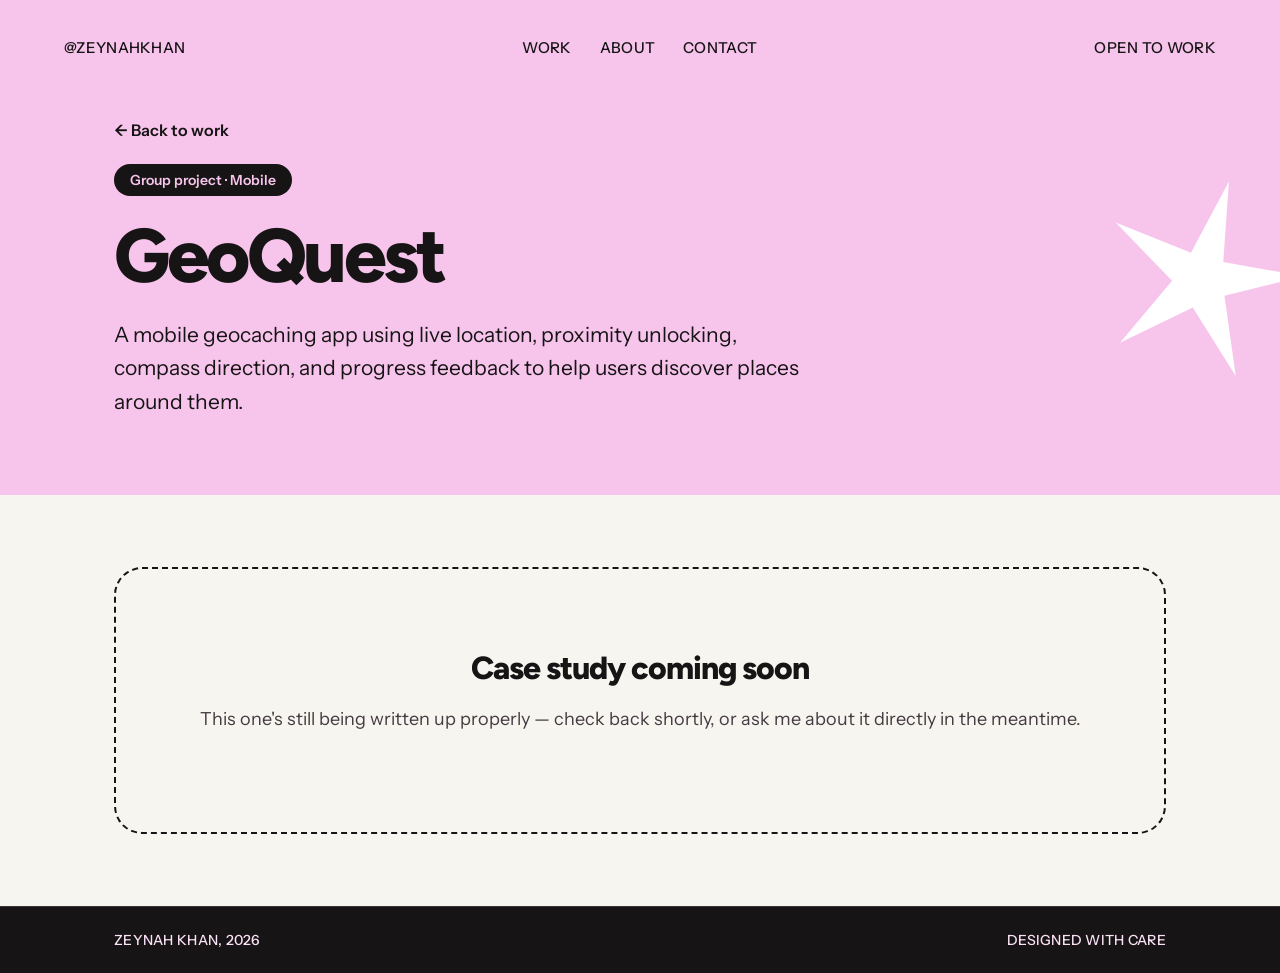
<file: pages/geoquest.html>
<!DOCTYPE html>
<html lang="en">
<head>
<meta charset="UTF-8">
<meta name="viewport" content="width=device-width, initial-scale=1.0">
<title>GeoQuest — Zeynah Khan</title>
<meta name="theme-color" content="#f7c4ec">
<link rel="icon" href="data:image/svg+xml,%3Csvg xmlns='http://www.w3.org/2000/svg' viewBox='0 0 32 32'%3E%3Crect width='32' height='32' rx='8' fill='%23f7c4ec'/%3E%3Ctext x='16' y='23' text-anchor='middle' font-family='Georgia,serif' font-size='20' fill='%23161414'%3Ezk%3C/text%3E%3C/svg%3E">
<link rel="preconnect" href="https://fonts.googleapis.com">
<link rel="preconnect" href="https://fonts.gstatic.com" crossorigin>
<link rel="stylesheet" href="https://fonts.googleapis.com/css2?family=Figtree:wght@500;700;800&family=Instrument+Sans:wght@400;500;600&family=Instrument+Serif&display=swap">
<link rel="stylesheet" href="../styles.css">
</head>
<body class="case">

<a class="skip-link" href="#content">Skip to content</a>

<div class="case-top">
<nav class="site-nav" aria-label="Main">
  <a href="../index.html">@zeynahkhan</a>
  <div class="nav-links"><a href="../index.html#work">Work</a><a href="../index.html#about">About</a><a href="../index.html#contact">Contact</a></div>
  <span class="nav-role">Open to work</span>
</nav>

<header class="wrap cs-header">
  <a href="../index.html#work" class="back-link">← Back to work</a>
  <div class="cs-eyebrow">Group project · Mobile</div>
  <h1 class="cs-title">GeoQuest</h1>
  <p class="cs-dek">A mobile geocaching app using live location, proximity unlocking, compass direction, and progress feedback to help users discover places around them.</p>
</header>
</div>

<main id="content">

<section class="wrap cs-section" style="border-top:none;">
  <div class="soon-box">
    <div class="big">Case study coming soon</div>
    <p>This one's still being written up properly — check back shortly, or ask me about it directly in the meantime.</p>
  </div>
</section>

</main>

<footer class="site-footer">
  <div class="footer-row">
    <span>Zeynah Khan, 2026</span>
    <span>Designed with care</span>
  </div>
</footer>
</body>
</html>
</file>
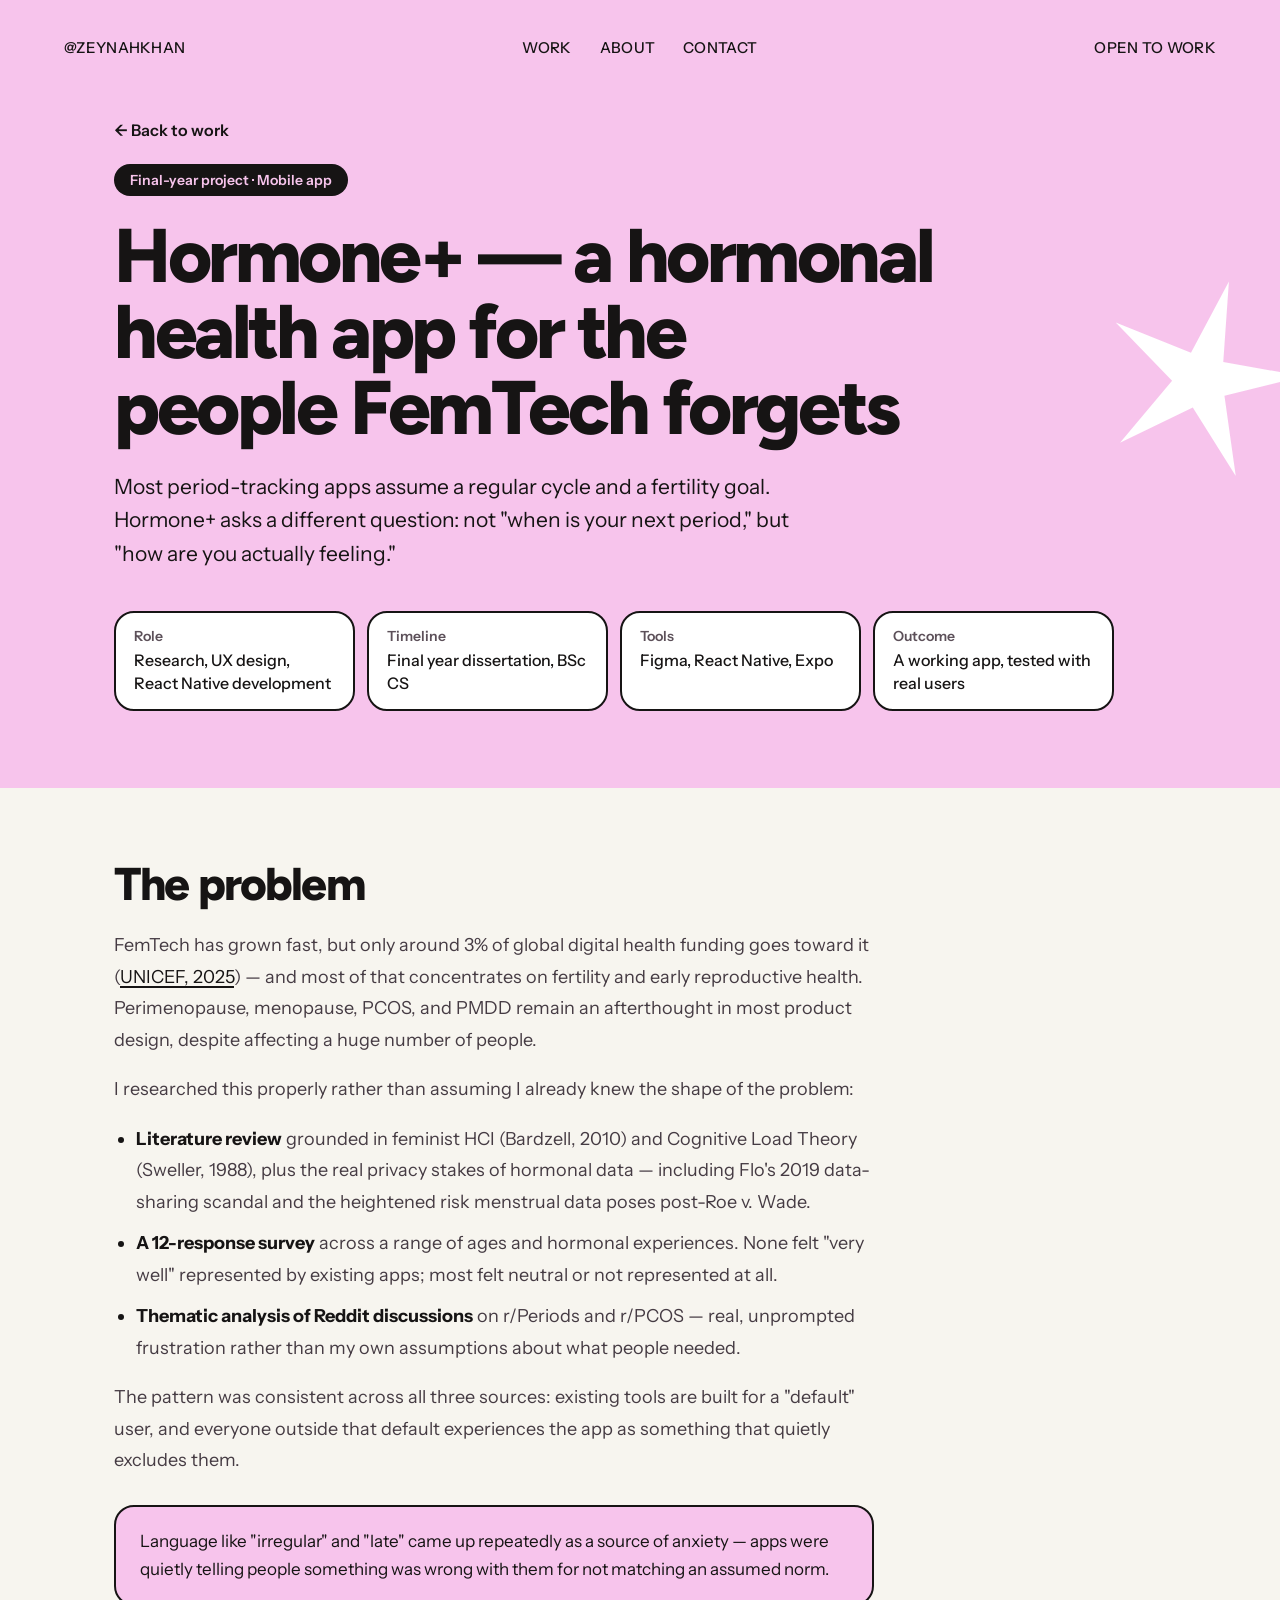
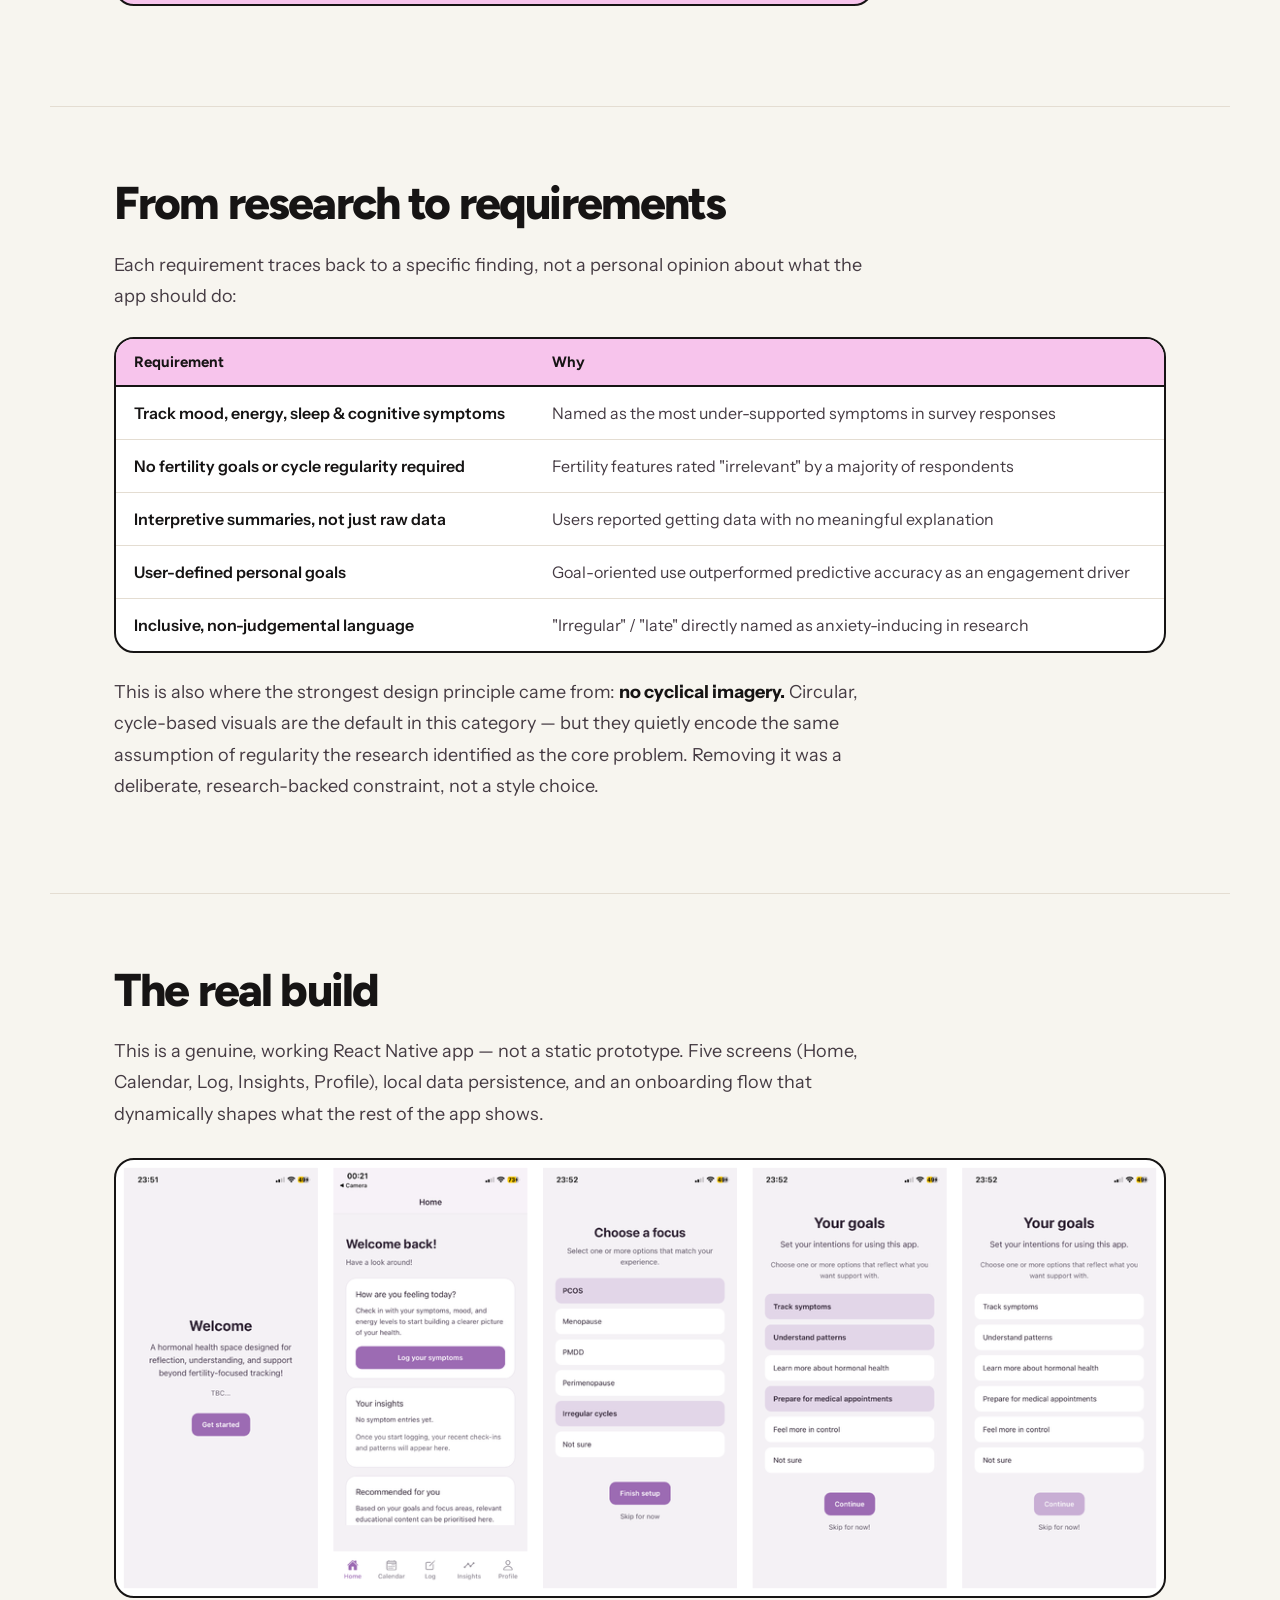
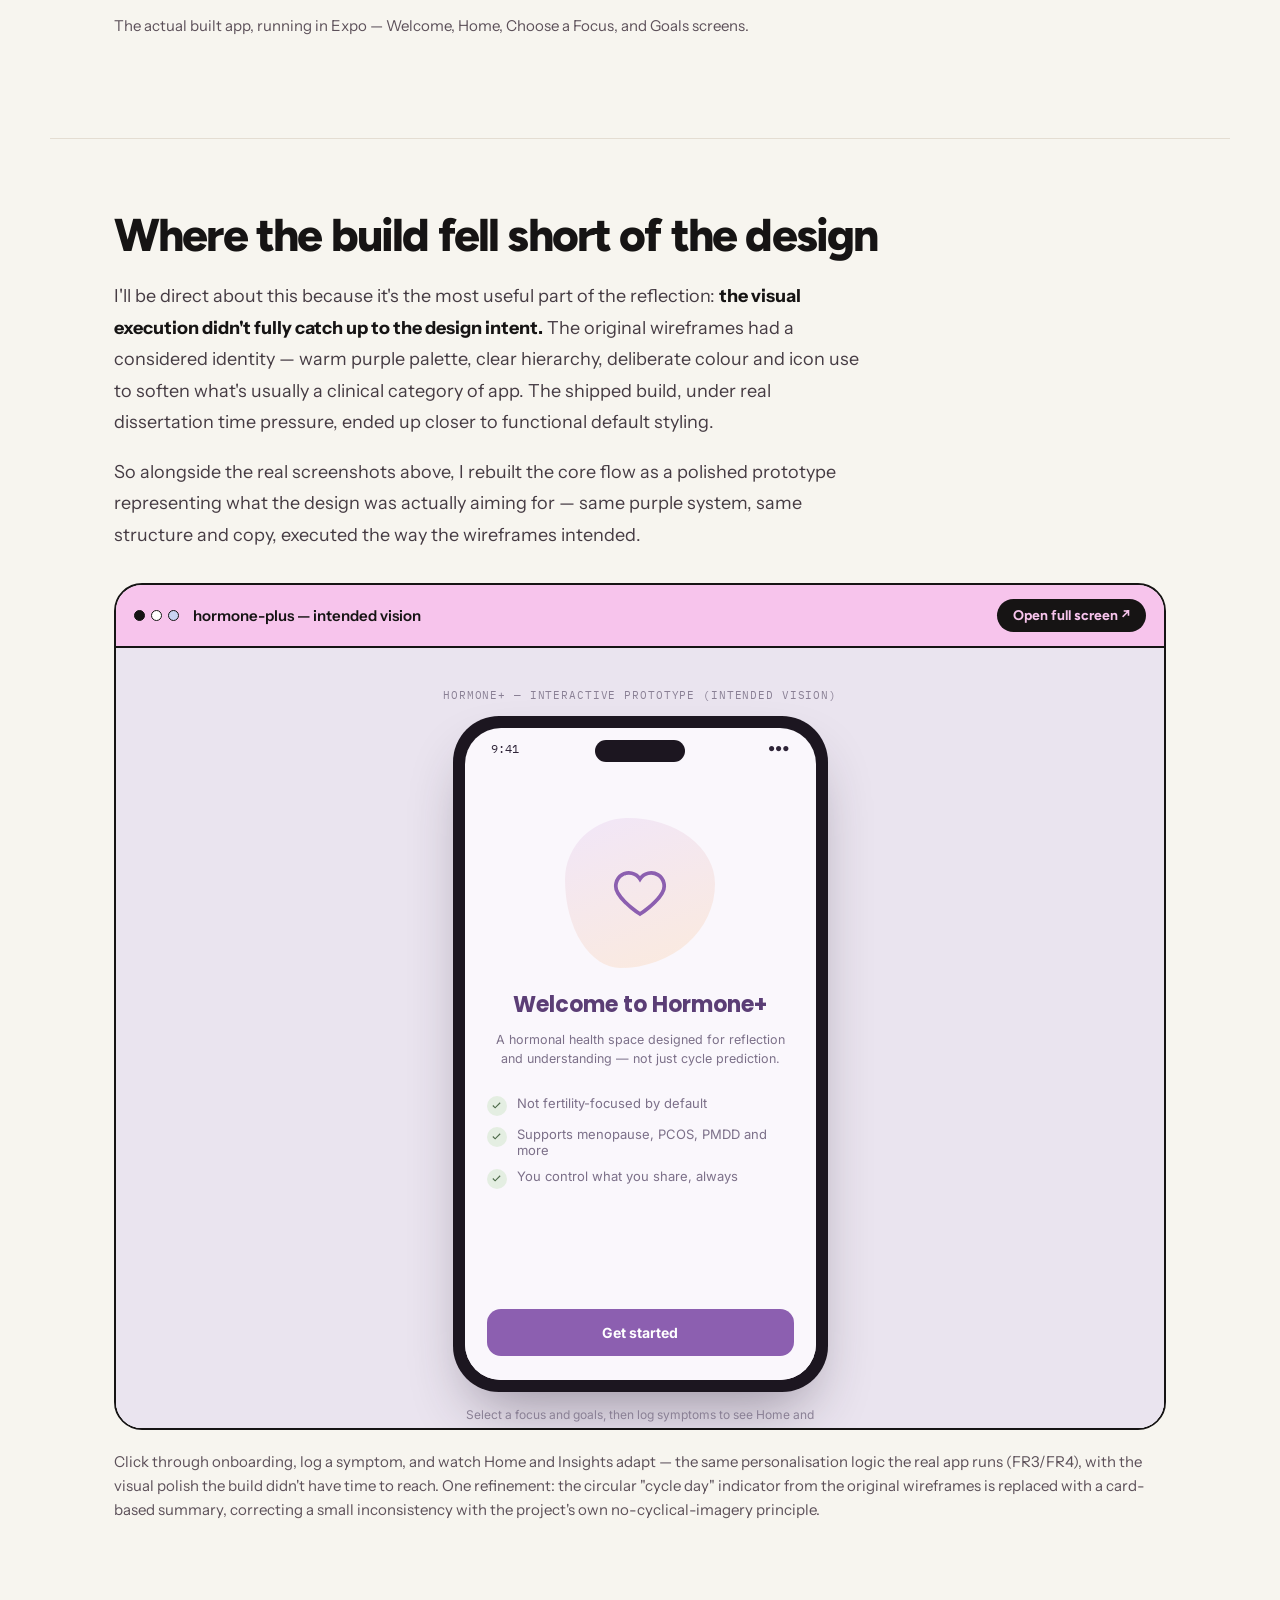
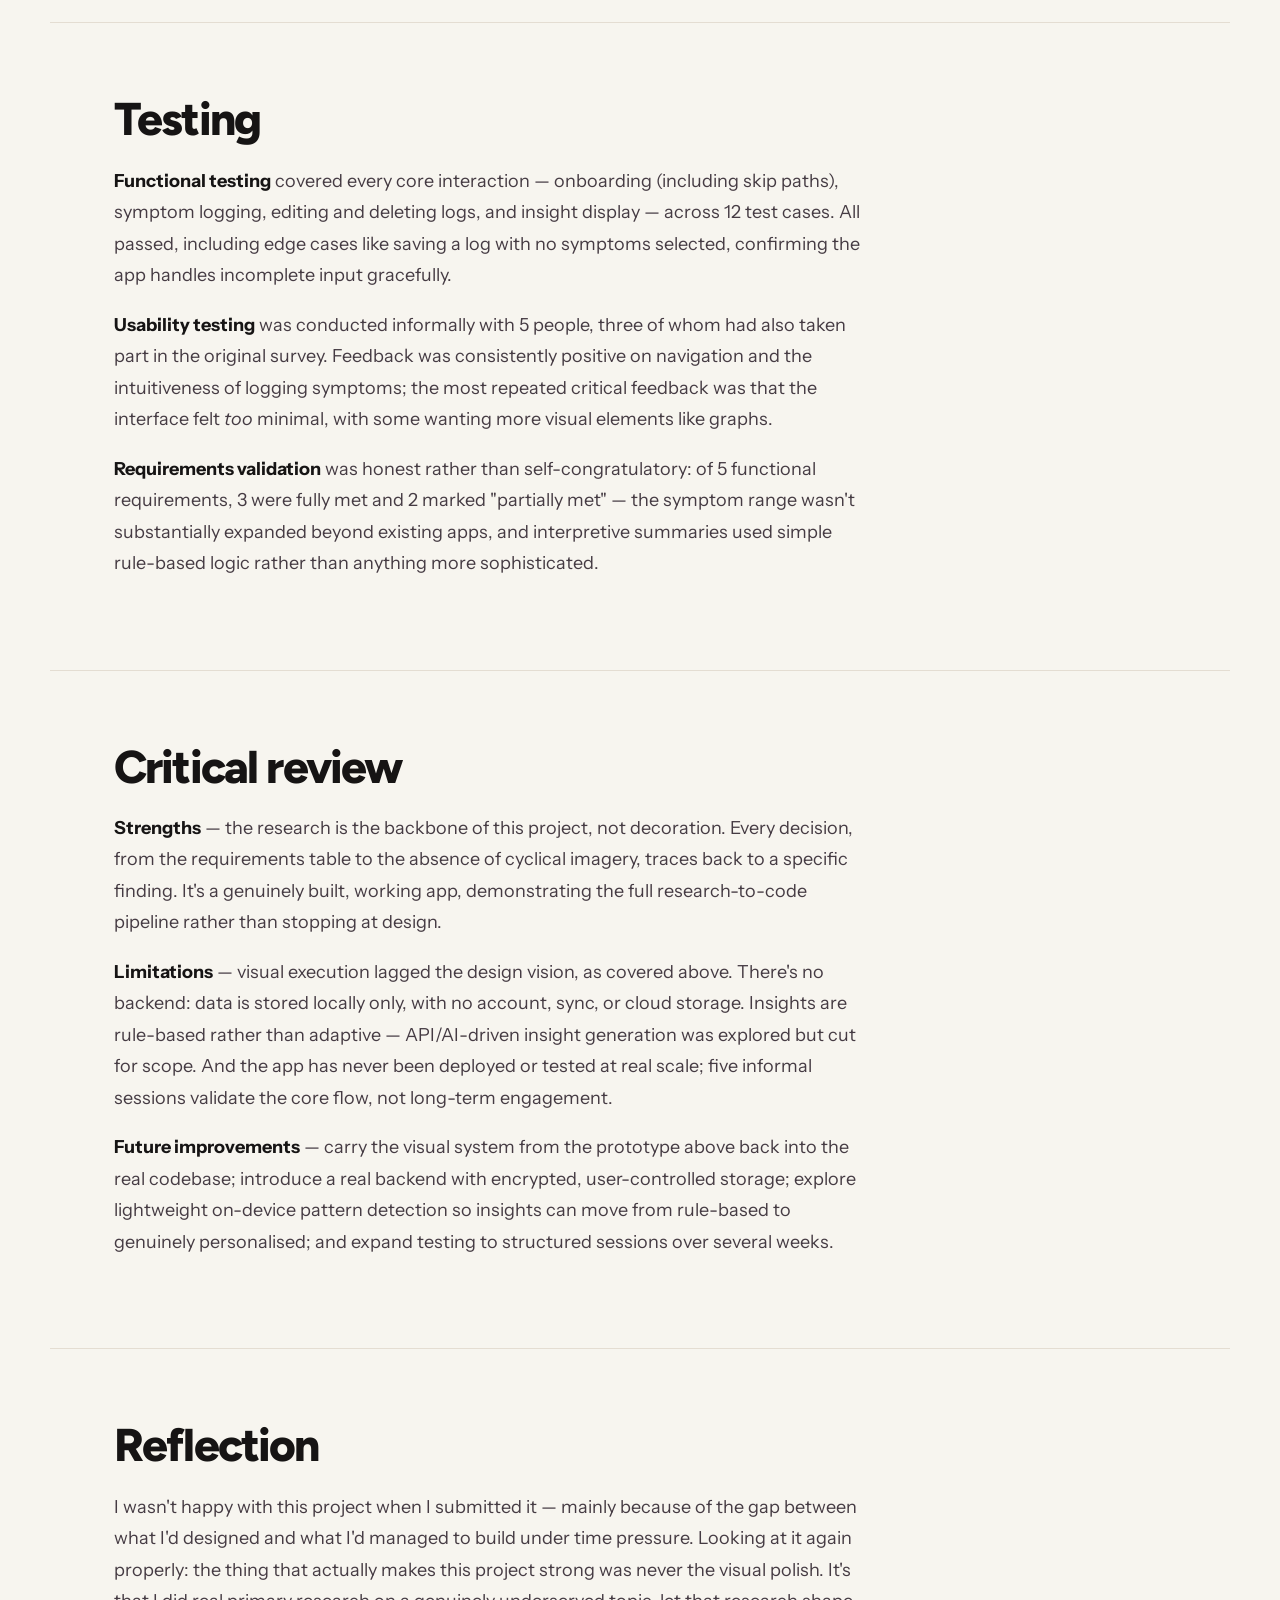
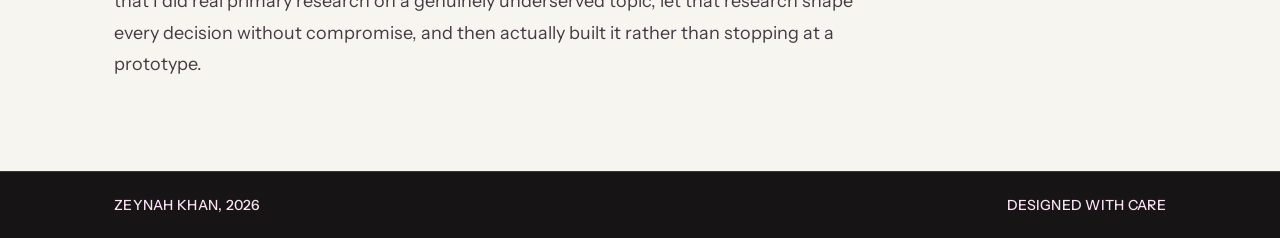
<file: pages/hormone-plus.html>
<!DOCTYPE html>
<html lang="en">
<head>
<meta charset="UTF-8">
<meta name="viewport" content="width=device-width, initial-scale=1.0">
<title>Hormone+ — Zeynah Khan</title>
<meta name="theme-color" content="#f7c4ec">
<link rel="icon" href="data:image/svg+xml,%3Csvg xmlns='http://www.w3.org/2000/svg' viewBox='0 0 32 32'%3E%3Crect width='32' height='32' rx='8' fill='%23f7c4ec'/%3E%3Ctext x='16' y='23' text-anchor='middle' font-family='Georgia,serif' font-size='20' fill='%23161414'%3Ezk%3C/text%3E%3C/svg%3E">
<link rel="preconnect" href="https://fonts.googleapis.com">
<link rel="preconnect" href="https://fonts.gstatic.com" crossorigin>
<link rel="stylesheet" href="https://fonts.googleapis.com/css2?family=Figtree:wght@500;700;800&family=Instrument+Sans:wght@400;500;600&family=Instrument+Serif&display=swap">
<link rel="stylesheet" href="../styles.css">
</head>
<body class="case">

<a class="skip-link" href="#content">Skip to content</a>

<div class="case-top">
<nav class="site-nav" aria-label="Main">
  <a href="../index.html">@zeynahkhan</a>
  <div class="nav-links"><a href="../index.html#work">Work</a><a href="../index.html#about">About</a><a href="../index.html#contact">Contact</a></div>
  <span class="nav-role">Open to work</span>
</nav>

<header class="wrap cs-header">
  <a href="../index.html#work" class="back-link">← Back to work</a>
  <div class="cs-eyebrow">Final-year project · Mobile app</div>
  <h1 class="cs-title">Hormone+ — a hormonal health app for the people FemTech forgets</h1>
  <p class="cs-dek">Most period-tracking apps assume a regular cycle and a fertility goal. Hormone+ asks a different question: not "when is your next period," but "how are you actually feeling."</p>
  <div class="cs-meta">
    <div class="cs-meta-item"><div class="l">Role</div><div class="v">Research, UX design, React Native development</div></div>
    <div class="cs-meta-item"><div class="l">Timeline</div><div class="v">Final year dissertation, BSc CS</div></div>
    <div class="cs-meta-item"><div class="l">Tools</div><div class="v">Figma, React Native, Expo</div></div>
    <div class="cs-meta-item"><div class="l">Outcome</div><div class="v">A working app, tested with real users</div></div>
  </div>
</header>
</div>

<main id="content">

<section class="wrap cs-section" style="border-top:none;">
  <div class="cs-h2">The problem</div>
  <div class="cs-body">
    <p>FemTech has grown fast, but only around 3% of global digital health funding goes toward it (<a href="https://www.unicef.org/innovation/stories/what-you-should-know-about-fem-tech-and-why">UNICEF, 2025</a>) — and most of that concentrates on fertility and early reproductive health. Perimenopause, menopause, PCOS, and PMDD remain an afterthought in most product design, despite affecting a huge number of people.</p>
    <p>I researched this properly rather than assuming I already knew the shape of the problem:</p>
    <ul>
      <li><strong>Literature review</strong> grounded in feminist HCI (Bardzell, 2010) and Cognitive Load Theory (Sweller, 1988), plus the real privacy stakes of hormonal data — including Flo's 2019 data-sharing scandal and the heightened risk menstrual data poses post-Roe v. Wade.</li>
      <li><strong>A 12-response survey</strong> across a range of ages and hormonal experiences. None felt "very well" represented by existing apps; most felt neutral or not represented at all.</li>
      <li><strong>Thematic analysis of Reddit discussions</strong> on r/Periods and r/PCOS — real, unprompted frustration rather than my own assumptions about what people needed.</li>
    </ul>
    <p>The pattern was consistent across all three sources: existing tools are built for a "default" user, and everyone outside that default experiences the app as something that quietly excludes them.</p>
  </div>

  <div class="callout"><p>Language like "irregular" and "late" came up repeatedly as a source of anxiety — apps were quietly telling people something was wrong with them for not matching an assumed norm.</p></div>
</section>

<section class="wrap cs-section">
  <div class="cs-h2">From research to requirements</div>
  <div class="cs-body">
    <p>Each requirement traces back to a specific finding, not a personal opinion about what the app should do:</p>
  </div>
  <table class="cs-table">
    <tr><th>Requirement</th><th>Why</th></tr>
    <tr><td>Track mood, energy, sleep &amp; cognitive symptoms</td><td>Named as the most under-supported symptoms in survey responses</td></tr>
    <tr><td>No fertility goals or cycle regularity required</td><td>Fertility features rated "irrelevant" by a majority of respondents</td></tr>
    <tr><td>Interpretive summaries, not just raw data</td><td>Users reported getting data with no meaningful explanation</td></tr>
    <tr><td>User-defined personal goals</td><td>Goal-oriented use outperformed predictive accuracy as an engagement driver</td></tr>
    <tr><td>Inclusive, non-judgemental language</td><td>"Irregular" / "late" directly named as anxiety-inducing in research</td></tr>
  </table>
  <div class="cs-body">
    <p>This is also where the strongest design principle came from: <strong>no cyclical imagery.</strong> Circular, cycle-based visuals are the default in this category — but they quietly encode the same assumption of regularity the research identified as the core problem. Removing it was a deliberate, research-backed constraint, not a style choice.</p>
  </div>
</section>

<section class="wrap cs-section">
  <div class="cs-h2">The real build</div>
  <div class="cs-body">
    <p>This is a genuine, working React Native app — not a static prototype. Five screens (Home, Calendar, Log, Insights, Profile), local data persistence, and an onboarding flow that dynamically shapes what the rest of the app shows.</p>
  </div>
  <div class="cs-img"><img src="../assets/images/hormone-real-screens.png" alt="Real Hormone+ app screens — Welcome, Home, Choose a Focus, and Goals"></div>
  <div class="cs-caption">The actual built app, running in Expo — Welcome, Home, Choose a Focus, and Goals screens.</div>
</section>

<section class="wrap cs-section">
  <div class="cs-h2">Where the build fell short of the design</div>
  <div class="cs-body">
    <p>I'll be direct about this because it's the most useful part of the reflection: <strong>the visual execution didn't fully catch up to the design intent.</strong> The original wireframes had a considered identity — warm purple palette, clear hierarchy, deliberate colour and icon use to soften what's usually a clinical category of app. The shipped build, under real dissertation time pressure, ended up closer to functional default styling.</p>
    <p>So alongside the real screenshots above, I rebuilt the core flow as a polished prototype representing what the design was actually aiming for — same purple system, same structure and copy, executed the way the wireframes intended.</p>
  </div>

  <div class="proto-embed">
    <div class="proto-embed-head">
      <div style="display:flex; align-items:center; gap:14px;">
        <div class="term-dots"><span></span><span></span><span></span></div>
        <div class="term-title">hormone-plus — intended vision</div>
      </div>
      <a class="proto-open" href="../prototypes/hormone-prototype.html" target="_blank">Open full screen ↗</a>
    </div>
    <iframe src="../prototypes/hormone-prototype.html" loading="lazy"></iframe>
  </div>
  <div class="cs-caption">Click through onboarding, log a symptom, and watch Home and Insights adapt — the same personalisation logic the real app runs (FR3/FR4), with the visual polish the build didn't have time to reach. One refinement: the circular "cycle day" indicator from the original wireframes is replaced with a card-based summary, correcting a small inconsistency with the project's own no-cyclical-imagery principle.</div>
</section>

<section class="wrap cs-section">
  <div class="cs-h2">Testing</div>
  <div class="cs-body">
    <p><strong>Functional testing</strong> covered every core interaction — onboarding (including skip paths), symptom logging, editing and deleting logs, and insight display — across 12 test cases. All passed, including edge cases like saving a log with no symptoms selected, confirming the app handles incomplete input gracefully.</p>
    <p><strong>Usability testing</strong> was conducted informally with 5 people, three of whom had also taken part in the original survey. Feedback was consistently positive on navigation and the intuitiveness of logging symptoms; the most repeated critical feedback was that the interface felt <em>too</em> minimal, with some wanting more visual elements like graphs.</p>
    <p><strong>Requirements validation</strong> was honest rather than self-congratulatory: of 5 functional requirements, 3 were fully met and 2 marked "partially met" — the symptom range wasn't substantially expanded beyond existing apps, and interpretive summaries used simple rule-based logic rather than anything more sophisticated.</p>
  </div>
</section>

<section class="wrap cs-section">
  <div class="cs-h2">Critical review</div>
  <div class="cs-body">
    <p><strong>Strengths</strong> — the research is the backbone of this project, not decoration. Every decision, from the requirements table to the absence of cyclical imagery, traces back to a specific finding. It's a genuinely built, working app, demonstrating the full research-to-code pipeline rather than stopping at design.</p>
    <p><strong>Limitations</strong> — visual execution lagged the design vision, as covered above. There's no backend: data is stored locally only, with no account, sync, or cloud storage. Insights are rule-based rather than adaptive — API/AI-driven insight generation was explored but cut for scope. And the app has never been deployed or tested at real scale; five informal sessions validate the core flow, not long-term engagement.</p>
    <p><strong>Future improvements</strong> — carry the visual system from the prototype above back into the real codebase; introduce a real backend with encrypted, user-controlled storage; explore lightweight on-device pattern detection so insights can move from rule-based to genuinely personalised; and expand testing to structured sessions over several weeks.</p>
  </div>
</section>

<section class="wrap cs-section">
  <div class="cs-h2">Reflection</div>
  <div class="cs-body">
    <p>I wasn't happy with this project when I submitted it — mainly because of the gap between what I'd designed and what I'd managed to build under time pressure. Looking at it again properly: the thing that actually makes this project strong was never the visual polish. It's that I did real primary research on a genuinely underserved topic, let that research shape every decision without compromise, and then actually built it rather than stopping at a prototype.</p>
  </div>
</section>

</main>

<footer class="site-footer">
  <div class="footer-row">
    <span>Zeynah Khan, 2026</span>
    <span>Designed with care</span>
  </div>
</footer>
</body>
</html>
</file>
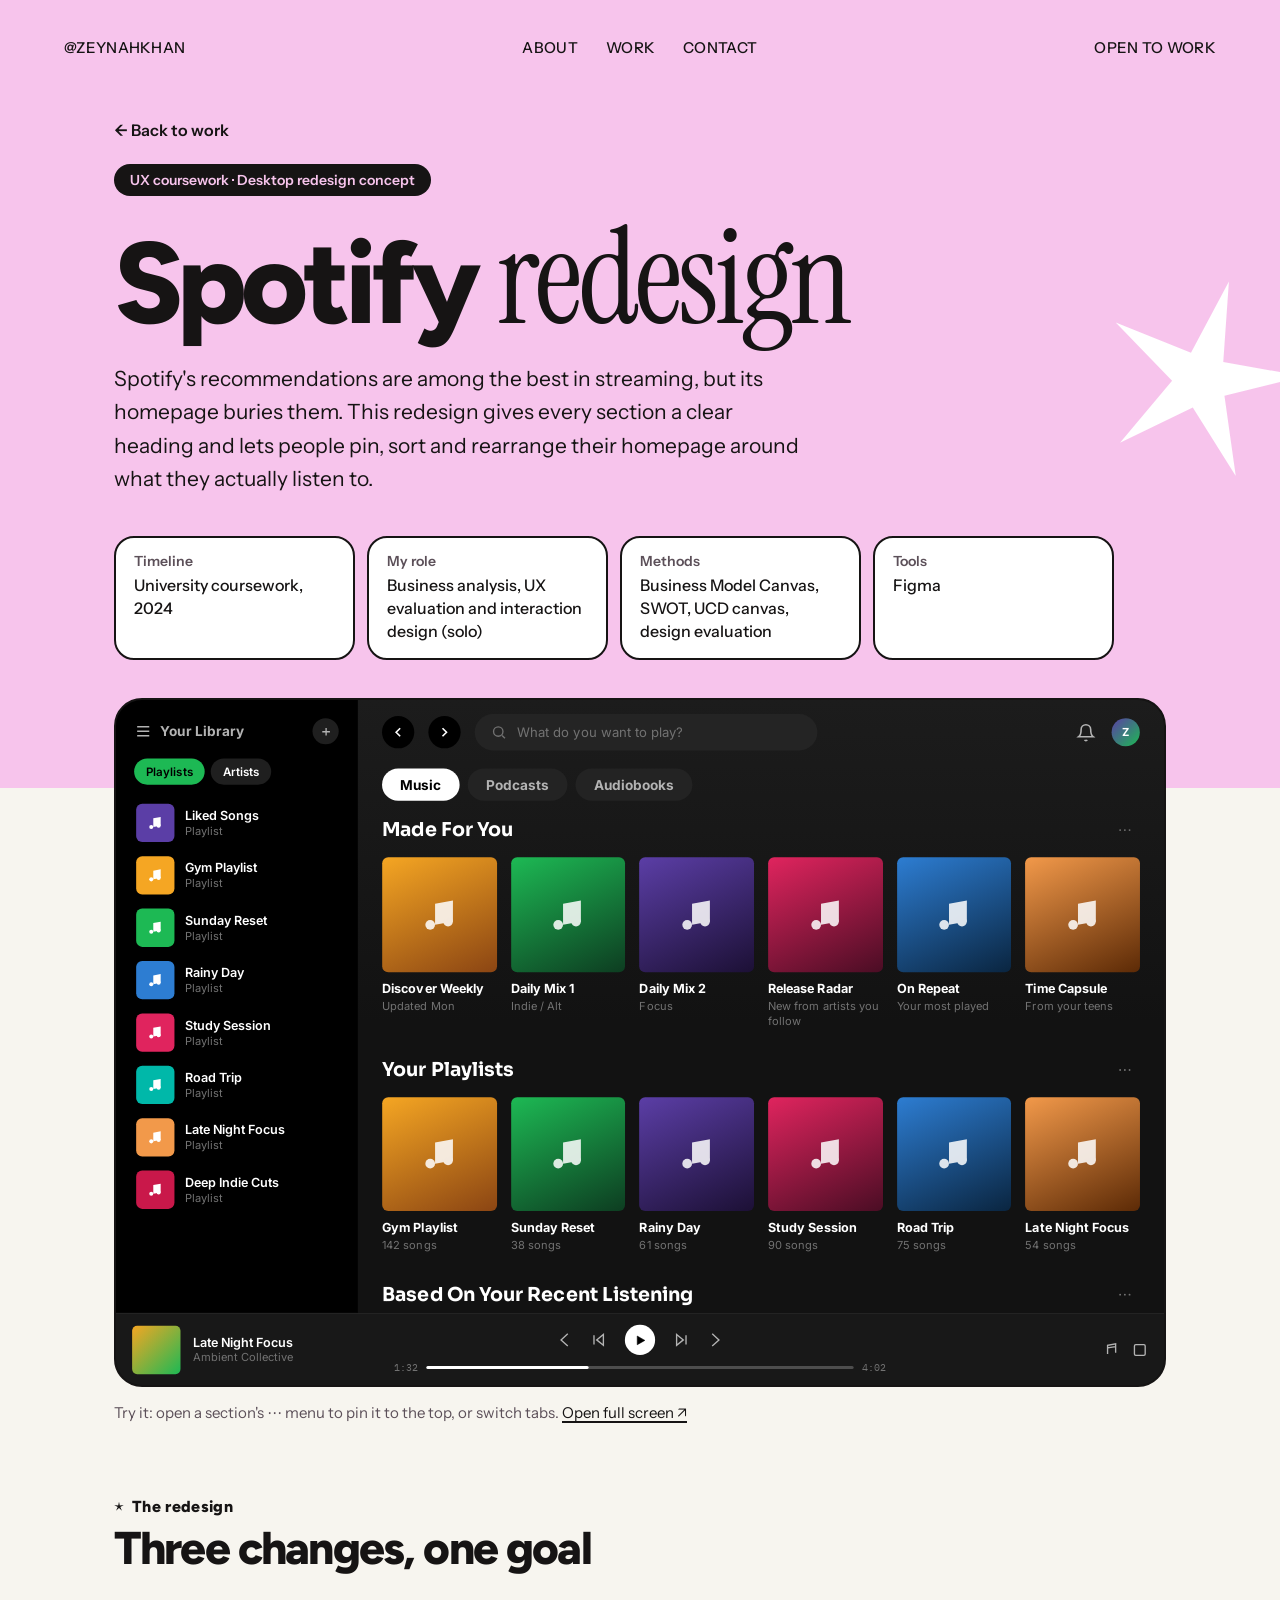
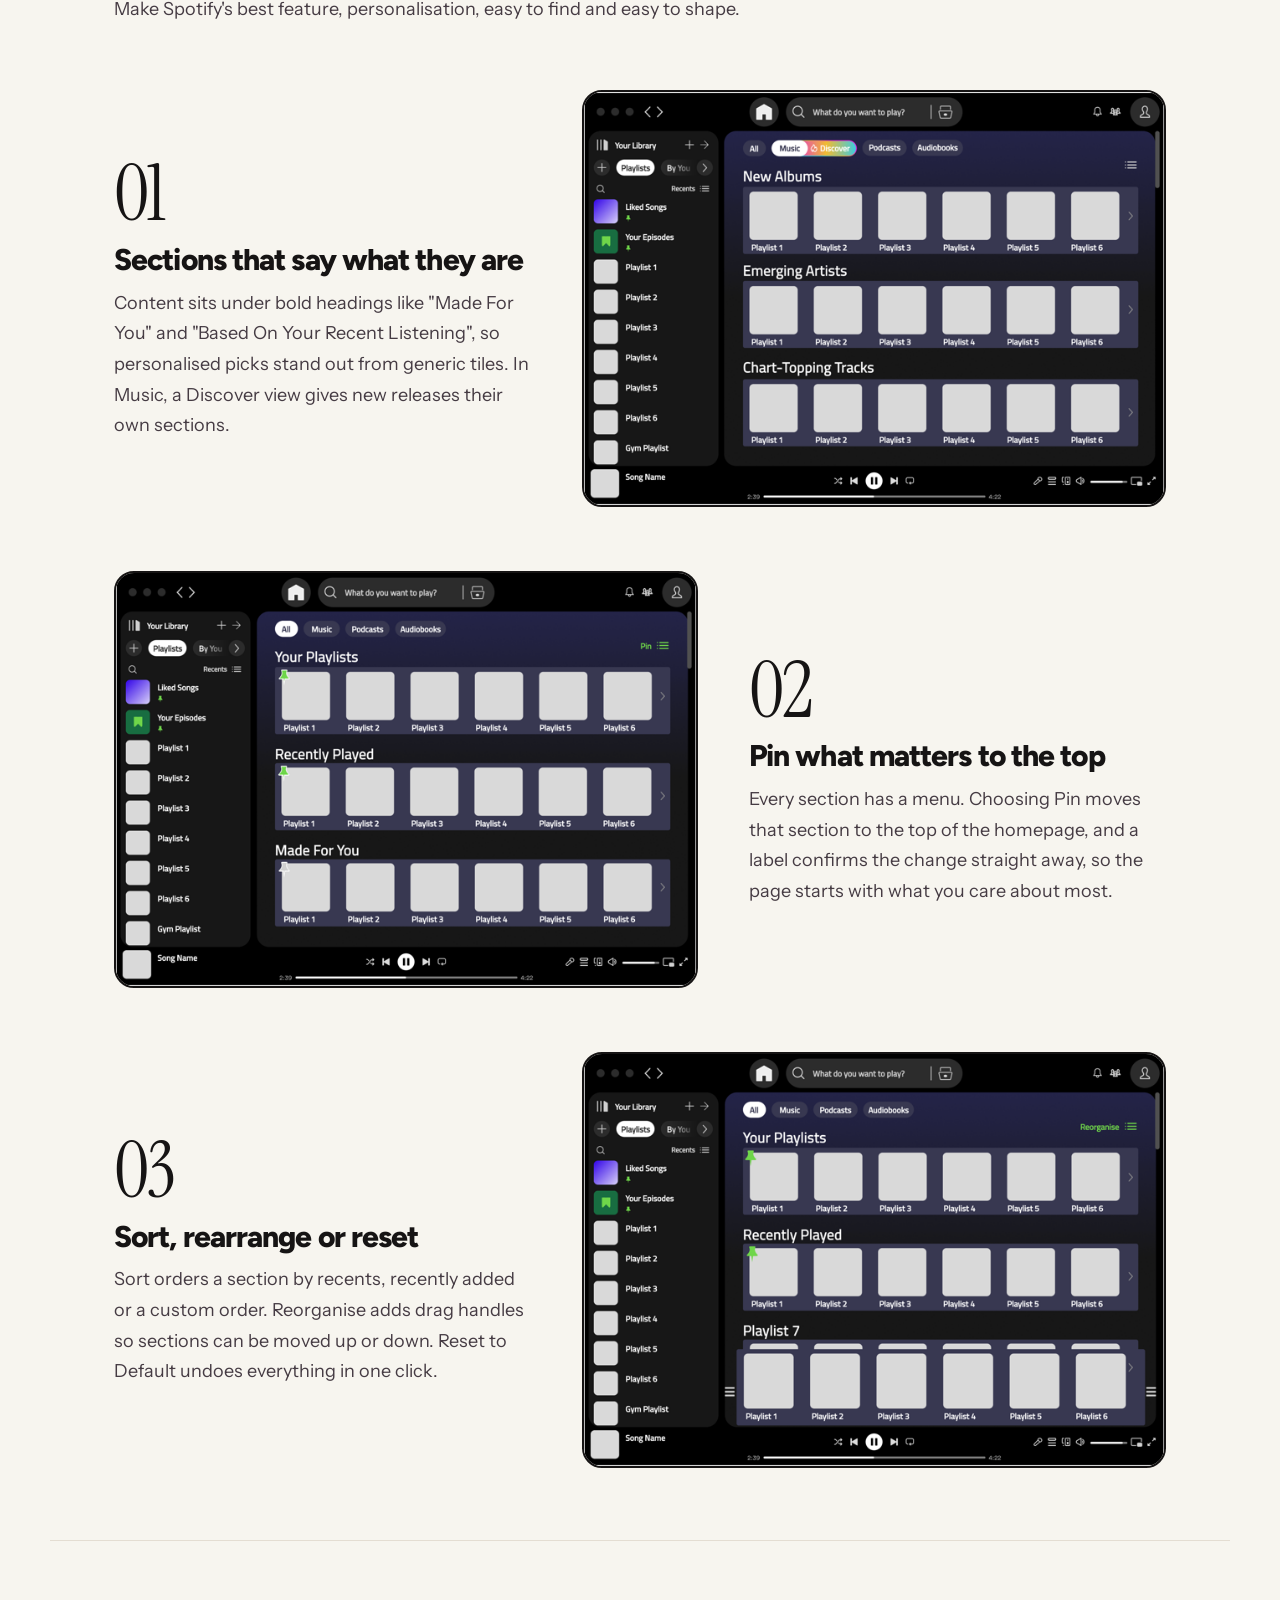
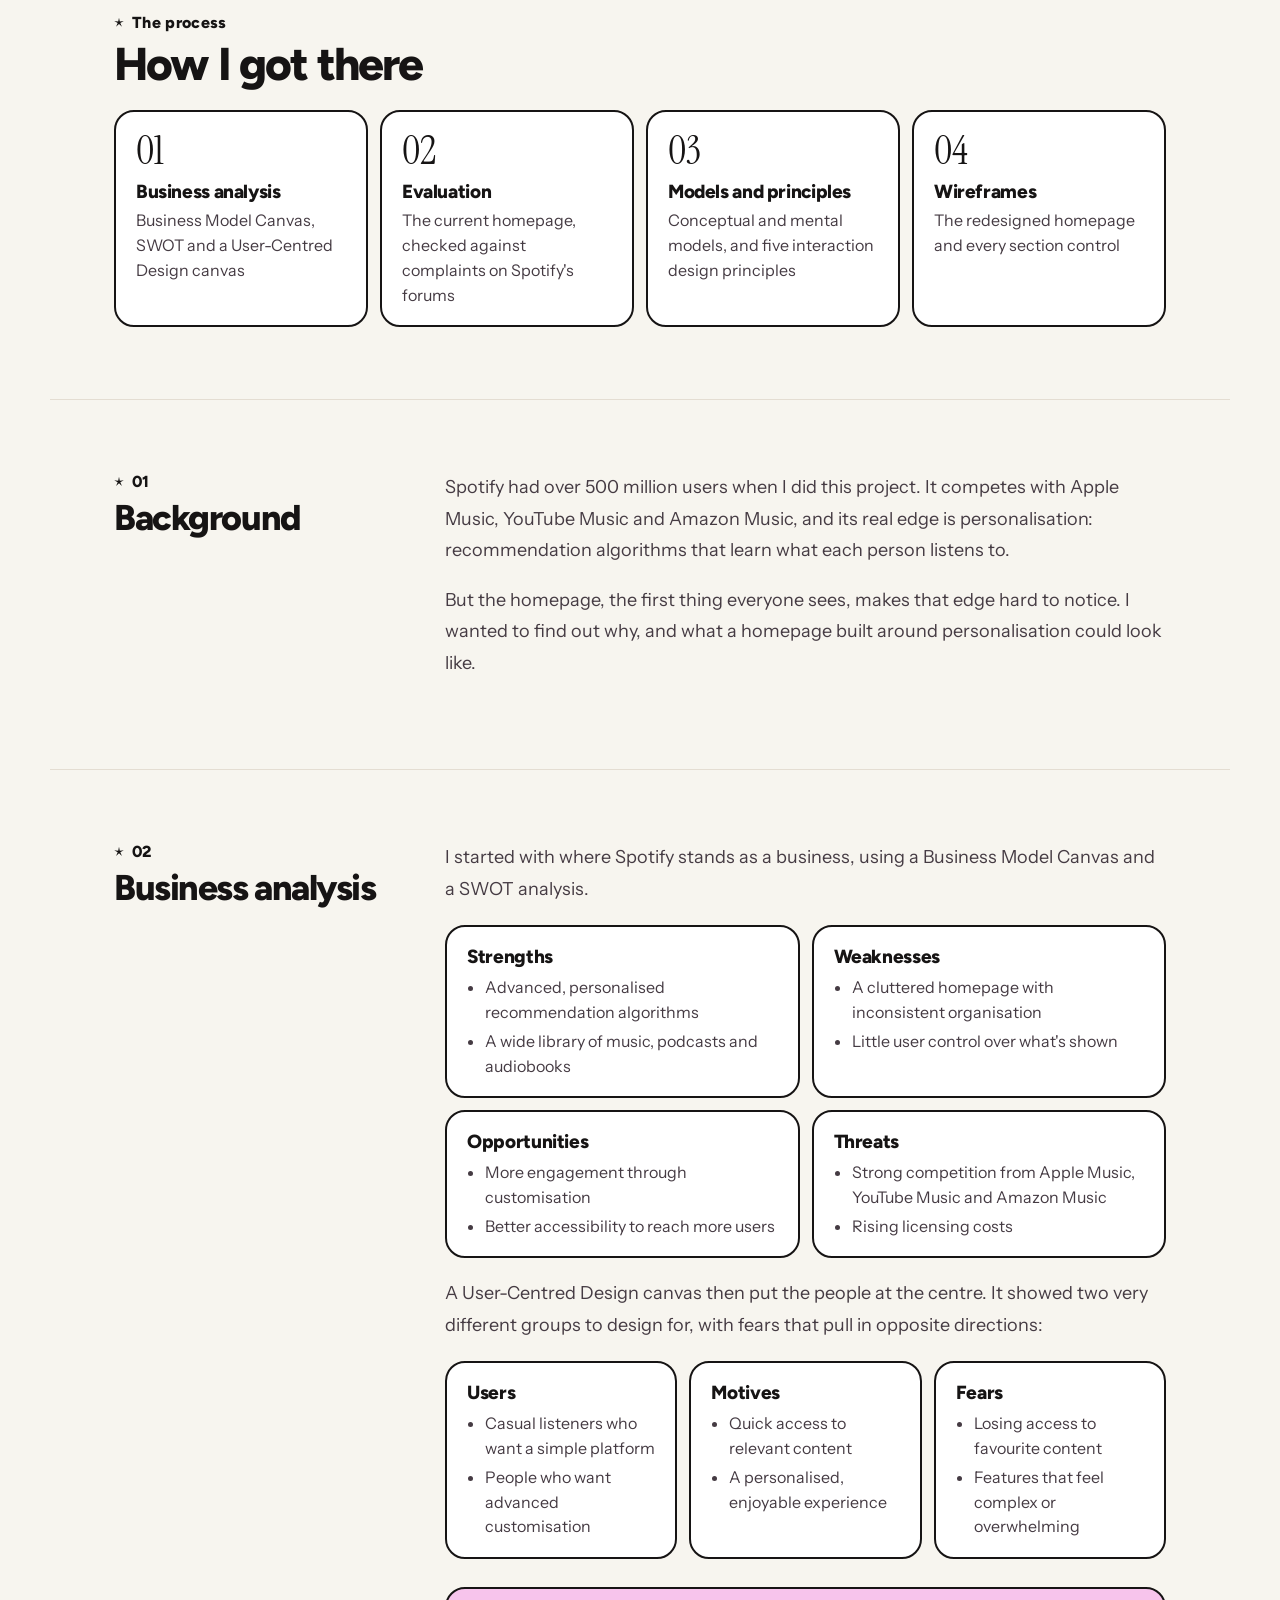
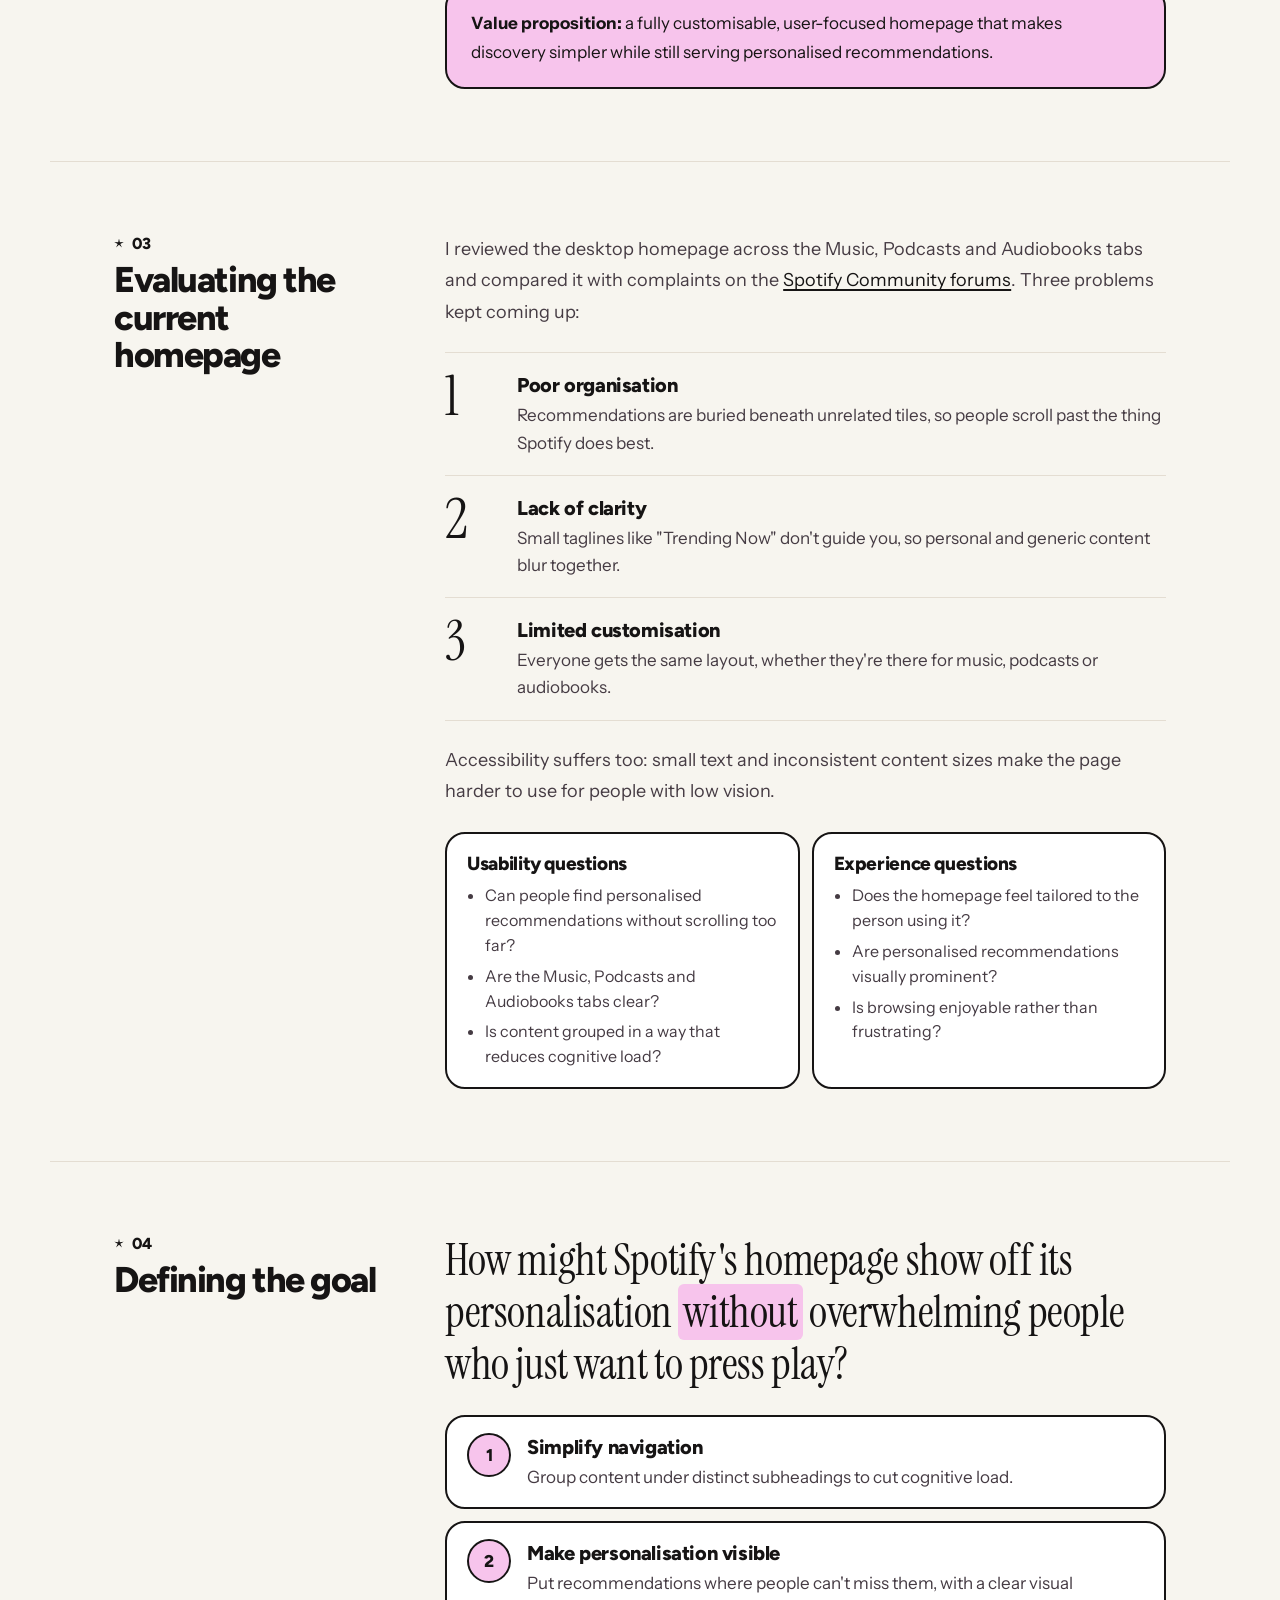
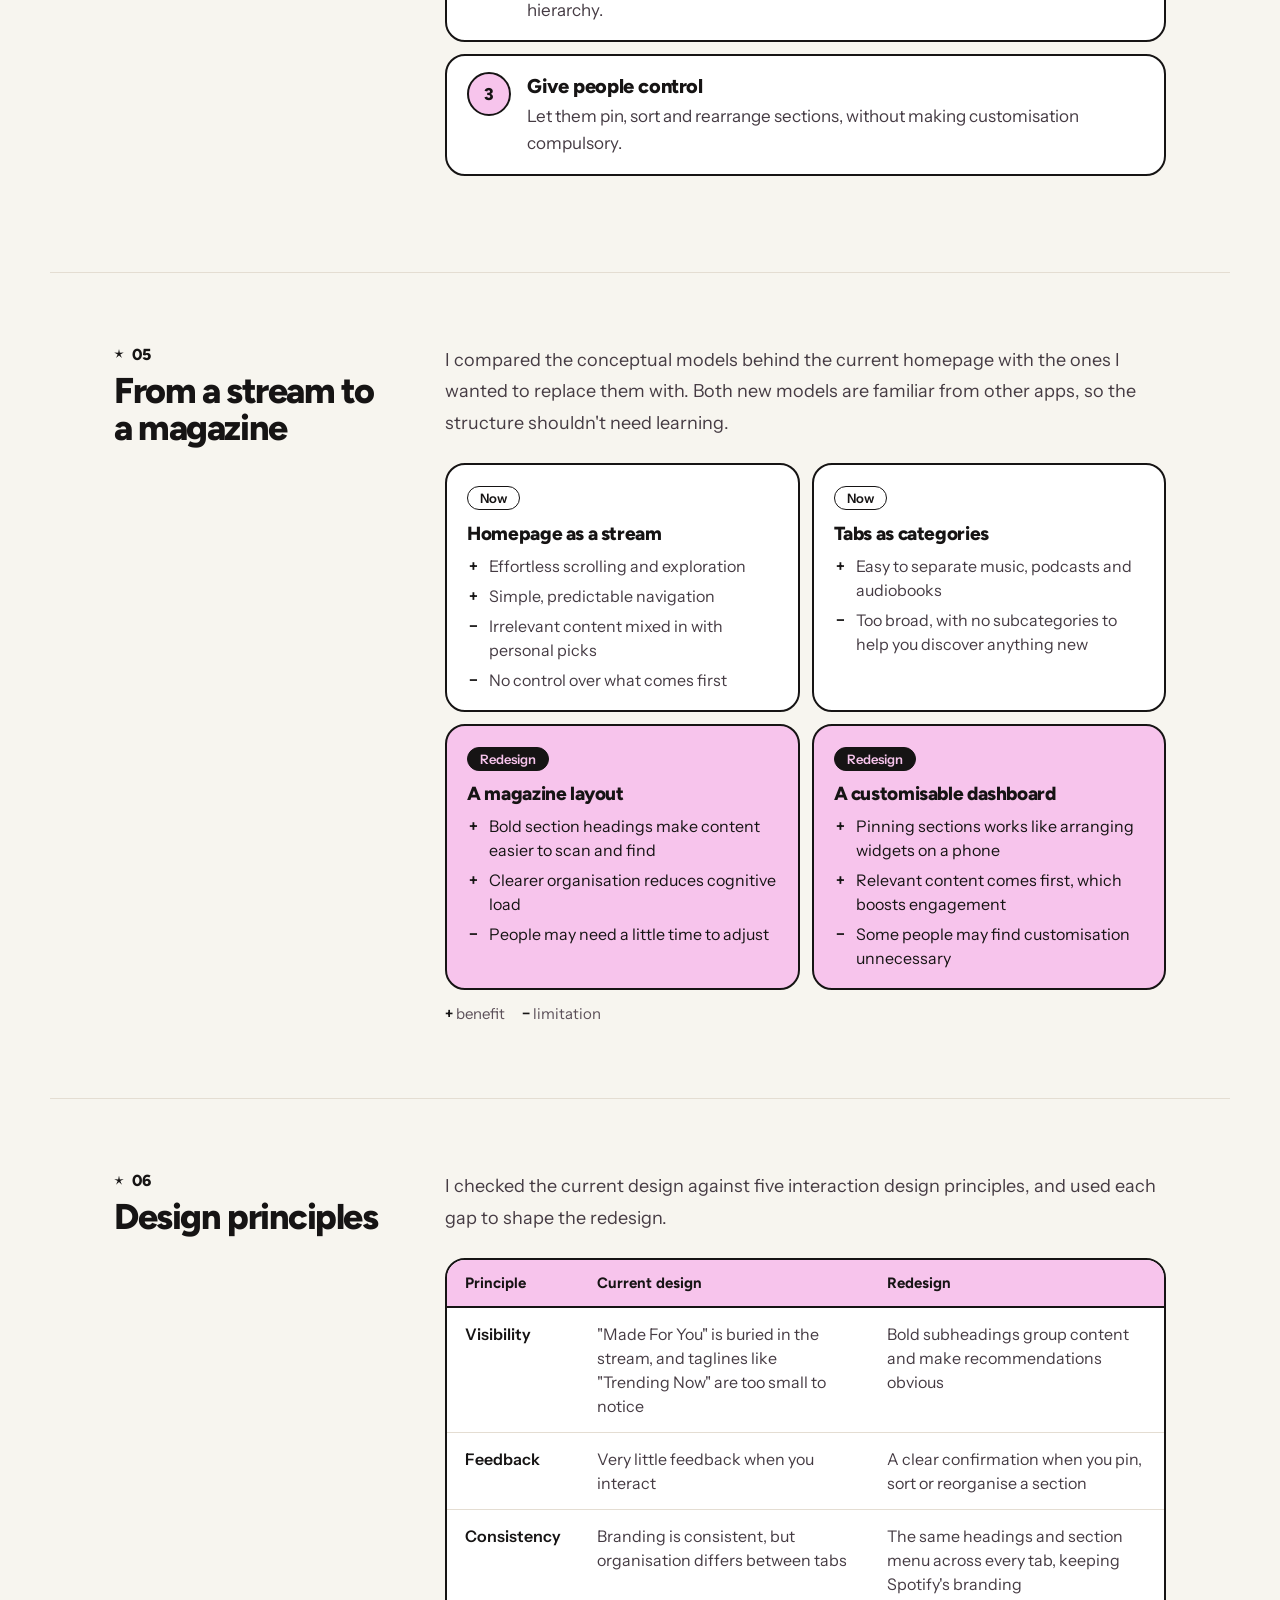
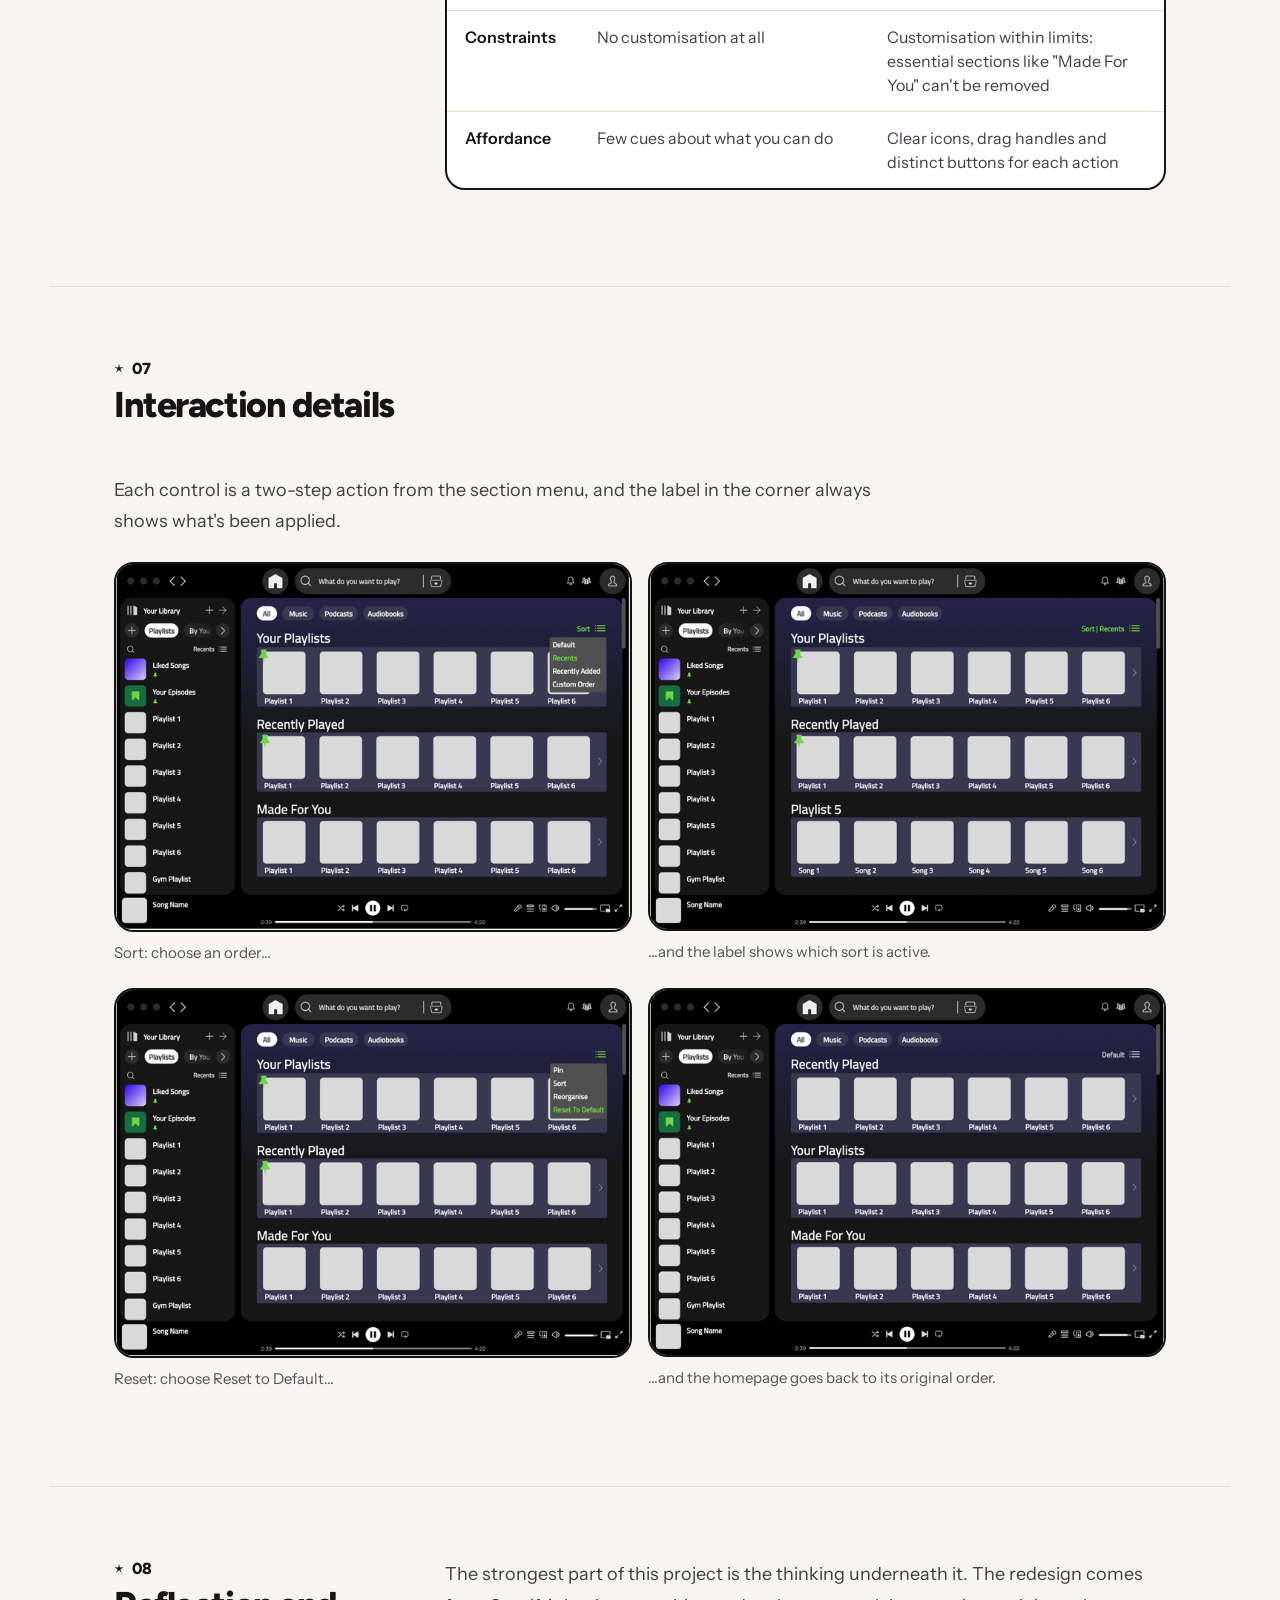
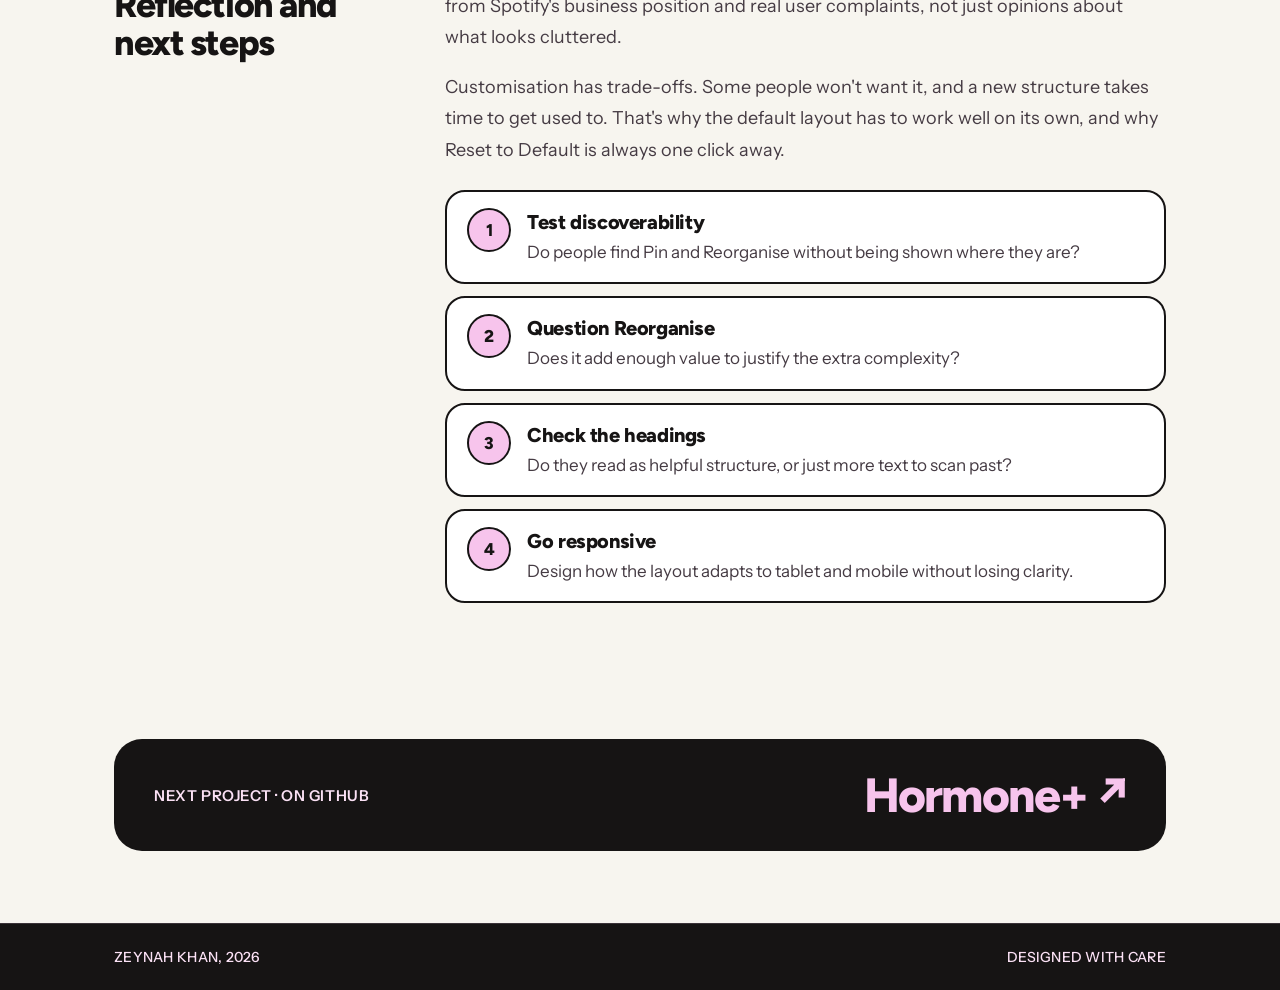
<file: pages/spotify-redesign.html>
<!DOCTYPE html>
<html lang="en">
<head>
<meta charset="UTF-8">
<meta name="viewport" content="width=device-width, initial-scale=1.0">
<title>Spotify Redesign · Zeynah Khan</title>
<meta name="description" content="Spotify homepage redesign case study: clearer sections and simple controls so personalised content is easy to find.">
<meta name="theme-color" content="#f7c4ec">
<link rel="icon" href="data:image/svg+xml,%3Csvg xmlns='http://www.w3.org/2000/svg' viewBox='0 0 32 32'%3E%3Crect width='32' height='32' rx='8' fill='%23f7c4ec'/%3E%3Ctext x='16' y='23' text-anchor='middle' font-family='Georgia,serif' font-size='20' fill='%23161414'%3Ezk%3C/text%3E%3C/svg%3E">
<link rel="preconnect" href="https://fonts.googleapis.com">
<link rel="preconnect" href="https://fonts.gstatic.com" crossorigin>
<link rel="stylesheet" href="https://fonts.googleapis.com/css2?family=Figtree:wght@500;700;800&family=Instrument+Sans:wght@400;500;600&family=Instrument+Serif&display=swap">
<link rel="stylesheet" href="../styles.css">
</head>
<body class="case">

<a class="skip-link" href="#content">Skip to content</a>

<div class="case-top has-shot">
<nav class="site-nav" aria-label="Main">
  <a href="../index.html">@zeynahkhan</a>
  <div class="nav-links"><a href="../index.html#about">About</a><a href="../index.html#work">Work</a><a href="../index.html#contact">Contact</a></div>
  <span class="nav-role">Open to work</span>
</nav>

<header class="wrap cs-header">
  <a href="../index.html#work" class="back-link">← Back to work</a>
  <div class="cs-eyebrow">UX coursework · Desktop redesign concept</div>
  <h1 class="mix cs-mix-title"><span class="b">Spotify </span><span class="s">redesign</span></h1>
  <p class="cs-dek">Spotify's recommendations are among the best in streaming, but its homepage buries them. This redesign gives every section a clear heading and lets people pin, sort and rearrange their homepage around what they actually listen to.</p>
  <div class="cs-meta">
    <div class="cs-meta-item"><div class="l">Timeline</div><div class="v">University coursework, 2024</div></div>
    <div class="cs-meta-item"><div class="l">My role</div><div class="v">Business analysis, UX evaluation and interaction design (solo)</div></div>
    <div class="cs-meta-item"><div class="l">Methods</div><div class="v">Business Model Canvas, SWOT, UCD canvas, design evaluation</div></div>
    <div class="cs-meta-item"><div class="l">Tools</div><div class="v">Figma</div></div>
  </div>
</header>
</div>

<main id="content">

<!-- HERO SHOT -->
<div class="wrap">
  <figure class="sp-hero-shot">
    <iframe src="../prototypes/spotify-prototype.html?embed" title="Interactive prototype of the redesigned Spotify homepage"></iframe>
  </figure>
  <p class="cs-caption sp-hero-cap">Try it: open a section's ⋯ menu to pin it to the top, or switch tabs. <a href="../prototypes/spotify-prototype.html" target="_blank" rel="noopener">Open full screen ↗</a></p>
</div>

<!-- THE REDESIGN (solution first) -->
<section class="wrap cs-section sp-solution" aria-labelledby="solution-title" style="border-top:none;">
  <p class="cs-num">The redesign</p>
  <h2 class="cs-h2" id="solution-title">Three changes, one goal</h2>
  <div class="cs-body"><p>Make Spotify's best feature, personalisation, easy to find and easy to shape.</p></div>

  <div class="feature">
    <div class="feature-text">
      <span class="feature-num">01</span>
      <h3>Sections that say what they are</h3>
      <p>Content sits under bold headings like "Made For You" and "Based On Your Recent Listening", so personalised picks stand out from generic tiles. In Music, a Discover view gives new releases their own sections.</p>
    </div>
    <figure class="feature-img"><img src="../assets/images/spotify-wf-discover.png" width="693" height="494" alt="Wireframe: the Discover view in Music, with sections headed New Albums, Emerging Artists and Chart-Topping Tracks." loading="lazy"></figure>
  </div>

  <div class="feature flip">
    <div class="feature-text">
      <span class="feature-num">02</span>
      <h3>Pin what matters to the top</h3>
      <p>Every section has a menu. Choosing Pin moves that section to the top of the homepage, and a label confirms the change straight away, so the page starts with what you care about most.</p>
    </div>
    <figure class="feature-img"><img src="../assets/images/spotify-wf-pinned.png" width="693" height="493" alt="Wireframe: Your Playlists pinned to the top of the homepage, with a Pin label confirming the change." loading="lazy"></figure>
  </div>

  <div class="feature">
    <div class="feature-text">
      <span class="feature-num">03</span>
      <h3>Sort, rearrange or reset</h3>
      <p>Sort orders a section by recents, recently added or a custom order. Reorganise adds drag handles so sections can be moved up or down. Reset to Default undoes everything in one click.</p>
    </div>
    <figure class="feature-img"><img src="../assets/images/spotify-wf-reorganise.png" width="693" height="493" alt="Wireframe: a section with drag handles on both sides so it can be moved, and a Reorganise label at the top." loading="lazy"></figure>
  </div>
</section>

<!-- PROCESS OVERVIEW -->
<section class="wrap cs-section" aria-labelledby="process-title">
  <p class="cs-num">The process</p>
  <h2 class="cs-h2" id="process-title">How I got there</h2>
  <ol class="process-strip">
    <li><span class="n">01</span><h3>Business analysis</h3><p>Business Model Canvas, SWOT and a User-Centred Design canvas</p></li>
    <li><span class="n">02</span><h3>Evaluation</h3><p>The current homepage, checked against complaints on Spotify's forums</p></li>
    <li><span class="n">03</span><h3>Models and principles</h3><p>Conceptual and mental models, and five interaction design principles</p></li>
    <li><span class="n">04</span><h3>Wireframes</h3><p>The redesigned homepage and every section control</p></li>
  </ol>
</section>

<!-- 01 BACKGROUND -->
<section class="wrap cs-section cs-split">
  <div class="split-head"><p class="cs-num">01</p><h2 class="cs-h2">Background</h2></div>
  <div class="split-body cs-body">
    <p>Spotify had over 500 million users when I did this project. It competes with Apple Music, YouTube Music and Amazon Music, and its real edge is personalisation: recommendation algorithms that learn what each person listens to.</p>
    <p>But the homepage, the first thing everyone sees, makes that edge hard to notice. I wanted to find out why, and what a homepage built around personalisation could look like.</p>
  </div>
</section>

<!-- 02 BUSINESS ANALYSIS -->
<section class="wrap cs-section cs-split">
  <div class="split-head"><p class="cs-num">02</p><h2 class="cs-h2">Business analysis</h2></div>
  <div class="split-body">
    <div class="cs-body"><p>I started with where Spotify stands as a business, using a Business Model Canvas and a SWOT analysis.</p></div>
    <div class="method-grid two">
      <div class="method"><h3>Strengths</h3><ul><li>Advanced, personalised recommendation algorithms</li><li>A wide library of music, podcasts and audiobooks</li></ul></div>
      <div class="method"><h3>Weaknesses</h3><ul><li>A cluttered homepage with inconsistent organisation</li><li>Little user control over what's shown</li></ul></div>
      <div class="method"><h3>Opportunities</h3><ul><li>More engagement through customisation</li><li>Better accessibility to reach more users</li></ul></div>
      <div class="method"><h3>Threats</h3><ul><li>Strong competition from Apple Music, YouTube Music and Amazon Music</li><li>Rising licensing costs</li></ul></div>
    </div>
    <div class="cs-body"><p>A User-Centred Design canvas then put the people at the centre. It showed two very different groups to design for, with fears that pull in opposite directions:</p></div>
    <div class="method-grid">
      <div class="method"><h3>Users</h3><ul><li>Casual listeners who want a simple platform</li><li>People who want advanced customisation</li></ul></div>
      <div class="method"><h3>Motives</h3><ul><li>Quick access to relevant content</li><li>A personalised, enjoyable experience</li></ul></div>
      <div class="method"><h3>Fears</h3><ul><li>Losing access to favourite content</li><li>Features that feel complex or overwhelming</li></ul></div>
    </div>
    <div class="callout"><p><strong>Value proposition:</strong> a fully customisable, user-focused homepage that makes discovery simpler while still serving personalised recommendations.</p></div>
  </div>
</section>

<!-- 03 EVALUATION -->
<section class="wrap cs-section cs-split">
  <div class="split-head"><p class="cs-num">03</p><h2 class="cs-h2">Evaluating the current homepage</h2></div>
  <div class="split-body">
    <div class="cs-body"><p>I reviewed the desktop homepage across the Music, Podcasts and Audiobooks tabs and compared it with complaints on the <a href="https://community.spotify.com/">Spotify Community forums</a>. Three problems kept coming up:</p></div>
    <ol class="problem-list">
      <li><h3>Poor organisation</h3><p>Recommendations are buried beneath unrelated tiles, so people scroll past the thing Spotify does best.</p></li>
      <li><h3>Lack of clarity</h3><p>Small taglines like "Trending Now" don't guide you, so personal and generic content blur together.</p></li>
      <li><h3>Limited customisation</h3><p>Everyone gets the same layout, whether they're there for music, podcasts or audiobooks.</p></li>
    </ol>
    <div class="cs-body"><p>Accessibility suffers too: small text and inconsistent content sizes make the page harder to use for people with low vision.</p></div>
    <div class="q-cols">
      <div><h3>Usability questions</h3><ul><li>Can people find personalised recommendations without scrolling too far?</li><li>Are the Music, Podcasts and Audiobooks tabs clear?</li><li>Is content grouped in a way that reduces cognitive load?</li></ul></div>
      <div><h3>Experience questions</h3><ul><li>Does the homepage feel tailored to the person using it?</li><li>Are personalised recommendations visually prominent?</li><li>Is browsing enjoyable rather than frustrating?</li></ul></div>
    </div>
  </div>
</section>

<!-- 04 GOAL -->
<section class="wrap cs-section cs-split">
  <div class="split-head"><p class="cs-num">04</p><h2 class="cs-h2">Defining the goal</h2></div>
  <div class="split-body">
    <p class="hmw">How might Spotify's homepage show off its personalisation <em>without</em> overwhelming people who just want to press play?</p>
    <ol class="goal-list">
      <li><h3>Simplify navigation</h3><p>Group content under distinct subheadings to cut cognitive load.</p></li>
      <li><h3>Make personalisation visible</h3><p>Put recommendations where people can't miss them, with a clear visual hierarchy.</p></li>
      <li><h3>Give people control</h3><p>Let them pin, sort and rearrange sections, without making customisation compulsory.</p></li>
    </ol>
  </div>
</section>

<!-- 05 MODELS -->
<section class="wrap cs-section cs-split">
  <div class="split-head"><p class="cs-num">05</p><h2 class="cs-h2">From a stream to a magazine</h2></div>
  <div class="split-body">
    <div class="cs-body"><p>I compared the conceptual models behind the current homepage with the ones I wanted to replace them with. Both new models are familiar from other apps, so the structure shouldn't need learning.</p></div>
    <div class="compare-cards">
      <div class="cc"><span class="cc-tag">Now</span><h3>Homepage as a stream</h3><ul class="pros"><li>Effortless scrolling and exploration</li><li>Simple, predictable navigation</li></ul><ul class="cons"><li>Irrelevant content mixed in with personal picks</li><li>No control over what comes first</li></ul></div>
      <div class="cc"><span class="cc-tag">Now</span><h3>Tabs as categories</h3><ul class="pros"><li>Easy to separate music, podcasts and audiobooks</li></ul><ul class="cons"><li>Too broad, with no subcategories to help you discover anything new</li></ul></div>
      <div class="cc new"><span class="cc-tag">Redesign</span><h3>A magazine layout</h3><ul class="pros"><li>Bold section headings make content easier to scan and find</li><li>Clearer organisation reduces cognitive load</li></ul><ul class="cons"><li>People may need a little time to adjust</li></ul></div>
      <div class="cc new"><span class="cc-tag">Redesign</span><h3>A customisable dashboard</h3><ul class="pros"><li>Pinning sections works like arranging widgets on a phone</li><li>Relevant content comes first, which boosts engagement</li></ul><ul class="cons"><li>Some people may find customisation unnecessary</li></ul></div>
    </div>
    <p class="legend"><span class="plus">+</span> benefit <span class="minus">−</span> limitation</p>
  </div>
</section>

<!-- 06 PRINCIPLES -->
<section class="wrap cs-section cs-split">
  <div class="split-head"><p class="cs-num">06</p><h2 class="cs-h2">Design principles</h2></div>
  <div class="split-body">
    <div class="cs-body"><p>I checked the current design against five interaction design principles, and used each gap to shape the redesign.</p></div>
    <table class="cs-table principles">
      <thead><tr><th>Principle</th><th>Current design</th><th>Redesign</th></tr></thead>
      <tbody>
        <tr><td>Visibility</td><td>"Made For You" is buried in the stream, and taglines like "Trending Now" are too small to notice</td><td>Bold subheadings group content and make recommendations obvious</td></tr>
        <tr><td>Feedback</td><td>Very little feedback when you interact</td><td>A clear confirmation when you pin, sort or reorganise a section</td></tr>
        <tr><td>Consistency</td><td>Branding is consistent, but organisation differs between tabs</td><td>The same headings and section menu across every tab, keeping Spotify's branding</td></tr>
        <tr><td>Constraints</td><td>No customisation at all</td><td>Customisation within limits: essential sections like "Made For You" can't be removed</td></tr>
        <tr><td>Affordance</td><td>Few cues about what you can do</td><td>Clear icons, drag handles and distinct buttons for each action</td></tr>
      </tbody>
    </table>
  </div>
</section>

<!-- 07 DETAILS -->
<section class="wrap cs-section cs-split full">
  <div class="split-head"><p class="cs-num">07</p><h2 class="cs-h2">Interaction details</h2></div>
  <div class="split-body">
    <div class="cs-body"><p>Each control is a two-step action from the section menu, and the label in the corner always shows what's been applied.</p></div>
    <div class="shot-pair">
      <figure><img src="../assets/images/spotify-wf-sort-menu.png" width="693" height="493" alt="Wireframe: sort options for a section: Default, Recents, Recently Added and Custom Order." loading="lazy"><figcaption>Sort: choose an order…</figcaption></figure>
      <figure><img src="../assets/images/spotify-wf-sorted.png" width="693" height="492" alt="Wireframe: the homepage with a Sort: Recents label showing the current sort order." loading="lazy"><figcaption>…and the label shows which sort is active.</figcaption></figure>
    </div>
    <div class="shot-pair">
      <figure><img src="../assets/images/spotify-wf-reset-menu.png" width="693" height="493" alt="Wireframe: section menu open with Reset To Default highlighted." loading="lazy"><figcaption>Reset: choose Reset to Default…</figcaption></figure>
      <figure><img src="../assets/images/spotify-wf-reset.png" width="693" height="492" alt="Wireframe: the homepage back in its default section order, with a Default label." loading="lazy"><figcaption>…and the homepage goes back to its original order.</figcaption></figure>
    </div>
  </div>
</section>

<!-- 08 REFLECTION -->
<section class="wrap cs-section cs-split">
  <div class="split-head"><p class="cs-num">08</p><h2 class="cs-h2">Reflection and next steps</h2></div>
  <div class="split-body">
    <div class="cs-body">
      <p>The strongest part of this project is the thinking underneath it. The redesign comes from Spotify's business position and real user complaints, not just opinions about what looks cluttered.</p>
      <p>Customisation has trade-offs. Some people won't want it, and a new structure takes time to get used to. That's why the default layout has to work well on its own, and why Reset to Default is always one click away.</p>
    </div>
    <ol class="goal-list next">
      <li><h3>Test discoverability</h3><p>Do people find Pin and Reorganise without being shown where they are?</p></li>
      <li><h3>Question Reorganise</h3><p>Does it add enough value to justify the extra complexity?</p></li>
      <li><h3>Check the headings</h3><p>Do they read as helpful structure, or just more text to scan past?</p></li>
      <li><h3>Go responsive</h3><p>Design how the layout adapts to tablet and mobile without losing clarity.</p></li>
    </ol>
  </div>
</section>

<nav class="wrap next-project" aria-label="Next project">
  <a href="https://github.com/zeynah-khan/HormonePlus" target="_blank" rel="noopener"><span class="l">Next project · on GitHub</span><span class="t">Hormone+ ↗</span></a>
</nav>

</main>

<footer class="site-footer">
  <div class="footer-row">
    <span>Zeynah Khan, 2026</span>
    <span>Designed with care</span>
  </div>
</footer>
</body>
</html>
</file>
<file: styles.css>
:root{
  --pink:#f7c4ec;
  --pink-soft:#fbe1f5;
  --cream:#f7f5ef;
  --blue:#c9d4f2;
  --white:#ffffff;
  --ink:#161414;
  --ink-sub:#453b43;
  --ink-soft:#5c5059;

  --sans:'Instrument Sans', system-ui, sans-serif;
  --display:'Figtree', system-ui, sans-serif;
  --serif:'Instrument Serif', Georgia, serif;

  --maxw:1180px;
  --gutter:clamp(20px, 5vw, 64px);
  --radius-lg:28px;
  --radius-md:20px;
  --line:2px solid var(--ink);
  --star:polygon(50.0% 4.8%, 58.2% 43.4%, 97.6% 39.3%, 63.3% 59.1%, 79.4% 95.2%, 50.0% 68.8%, 20.6% 95.2%, 36.7% 59.1%, 2.4% 39.3%, 41.8% 43.4%);
}

*{ box-sizing:border-box; }
html{ scroll-behavior:smooth; }
@media (prefers-reduced-motion: reduce){ html{ scroll-behavior:auto; } }
body{
  margin:0; background:var(--cream); color:var(--ink);
  font-family:var(--sans); font-size:18px; line-height:1.6;
  -webkit-font-smoothing:antialiased; overflow-x:hidden;
}
img{ max-width:100%; display:block; }
a{ color:inherit; }
::selection{ background:var(--ink); color:var(--pink); }
:focus-visible{ outline:3px solid var(--ink); outline-offset:3px; border-radius:8px; }
.contact :focus-visible, .site-footer :focus-visible{ outline-color:var(--pink); }

.skip-link{
  position:absolute; left:16px; top:-60px; z-index:100;
  background:var(--ink); color:var(--pink); padding:10px 16px; border-radius:999px; font-weight:600; text-decoration:none;
}
.skip-link:focus{ top:12px; }

.wrap{ max-width:var(--maxw); margin:0 auto; padding-left:var(--gutter); padding-right:var(--gutter); }

/* decorative stars */
.star{ position:absolute; line-height:1; pointer-events:none; user-select:none; }
.star{ width:1em; height:1em; background:currentColor; clip-path:var(--star); }
.foot-star{ display:inline-block; width:1em; height:1em; margin-right:6px; vertical-align:-0.12em; background:currentColor; clip-path:var(--star); }

/* ---------- nav ---------- */
.site-nav{
  position:relative; z-index:2;
  display:flex; flex-wrap:wrap; justify-content:space-between; align-items:center; gap:16px;
  padding:clamp(20px,3vw,40px) var(--gutter);
  font:500 15px var(--sans); letter-spacing:.02em; text-transform:uppercase;
}
.site-nav a{ text-decoration:none; }
.site-nav a:hover{ opacity:.65; }
.nav-links{ display:flex; gap:clamp(16px,2.5vw,28px); }

/* ---------- buttons & pills ---------- */
.btn{
  display:inline-flex; align-items:center; justify-content:center;
  border-radius:999px; padding:16px 28px; text-decoration:none;
  font:700 17px var(--display);
  transition:transform .15s ease, opacity .15s ease;
}
.btn:hover{ transform:translateY(-2px); }
.btn-ink{ background:var(--ink); color:var(--pink); }
.btn-outline{ border:var(--line); padding:14px 26px; }
.btn-pink{ background:var(--pink); color:var(--ink); }
.btn-outline-pink{ border:2px solid var(--pink); color:var(--pink); padding:14px 26px; }
.pill{
  display:inline-flex; align-items:center; border-radius:999px; padding:6px 14px;
  font:600 14px var(--sans); border:1.5px solid var(--ink);
}
.pill-ink{ background:var(--ink); color:var(--pink); border-color:var(--ink); }

/* ---------- hero ---------- */
.hero{
  position:relative; overflow:hidden; min-height:100vh; min-height:100svh;
  background:var(--pink); display:flex; flex-direction:column;
}
.hero .star-big{ left:-4vw; top:38%; font-size:clamp(120px,18vw,260px); color:var(--white); transform:rotate(-14deg); }
.hero .star-small{ right:5vw; top:14%; font-size:clamp(64px,9vw,130px); color:var(--ink); transform:rotate(20deg); }
.hero-main{
  position:relative; flex:1; display:flex; flex-direction:column; align-items:center; justify-content:center;
  padding:clamp(24px,4vw,48px) var(--gutter) clamp(48px,6vw,80px); text-align:center;
}
.hero-name{ margin:0; display:flex; flex-direction:column; align-items:center; }
.hero-name .first{ font:800 clamp(88px,16vw,200px)/.8 var(--display); letter-spacing:-.06em; }
.hero-name .last{ font:400 clamp(112px,21vw,260px)/.8 var(--serif); letter-spacing:-.05em; margin-top:0; }
.hero-badge{
  position:relative; margin-top:clamp(-30px,-2.4vw,-14px);
  background:var(--ink); color:var(--pink); border-radius:50%;
  padding:clamp(12px,1.5vw,18px) clamp(32px,5.5vw,64px);
  font:800 clamp(28px,4.6vw,56px) var(--display); letter-spacing:-.04em; white-space:nowrap;
}
.hero-tag{ margin:clamp(32px,4vw,48px) 0 0; font-size:clamp(18px,1.7vw,22px); line-height:1.5; max-width:560px; text-wrap:pretty; }
.hero-cta{ display:flex; flex-wrap:wrap; justify-content:center; gap:12px; margin-top:28px; }
.hero-foot{
  position:relative; display:flex; flex-wrap:wrap; justify-content:space-between; gap:12px;
  padding:0 var(--gutter) clamp(20px,3vw,36px);
  font:500 14px var(--sans); letter-spacing:.02em; text-transform:uppercase;
}
.status{ display:flex; align-items:center; gap:8px; }
.status .dot{ width:9px; height:9px; border-radius:50%; background:var(--ink); }
.hero-foot a{ text-decoration:none; }
/* keep the whole hero on screen, however short the window is */
.hero-name .first{ font-size:clamp(64px, min(16vw, 20vh), 200px); }
.hero-name .last{ font-size:clamp(80px, min(21vw, 26vh), 260px); }
.hero-badge{ font-size:clamp(24px, min(4.6vw, 5.8vh), 56px); padding:clamp(10px,1.4vh,18px) clamp(28px,5.5vw,64px); }
.hero-main{ padding-top:clamp(8px,2vh,48px); padding-bottom:clamp(20px,4vh,80px); }
.hero-tag{ margin-top:clamp(18px,3.5vh,48px); }
.hero-cta{ margin-top:clamp(14px,2.6vh,28px); }

/* ---------- section headings (bold + serif mix) ---------- */
.mix{ margin:0; line-height:.9; letter-spacing:-.04em; }
.mix .b{ font:800 clamp(52px,8vw,104px)/.9 var(--display); letter-spacing:-.05em; }
.mix .s{ font:400 clamp(60px,9.4vw,124px)/.9 var(--serif); letter-spacing:-.03em; }

/* ---------- work ---------- */
.work{ position:relative; background:var(--pink-soft); padding:clamp(72px,9vw,120px) 0; }
.section-head{ display:flex; align-items:flex-end; justify-content:space-between; gap:32px; flex-wrap:wrap; margin-bottom:clamp(36px,5vw,56px); }
.section-note{ margin:0; max-width:360px; font-size:18px; color:var(--ink-sub); }

.project-grid{ display:grid; grid-template-columns:repeat(2, minmax(0,1fr)); gap:clamp(20px,3vw,32px); }
.project-card{
  background:var(--white); border:var(--line); border-radius:var(--radius-lg);
  padding:clamp(18px,2vw,24px); display:flex; flex-direction:column; gap:14px;
  text-decoration:none; color:var(--ink);
  transition:transform .2s ease, box-shadow .2s ease;
}
.project-card:hover{ transform:translateY(-4px); box-shadow:6px 6px 0 var(--ink); }
.project-card.featured{
  grid-column:1 / -1; background:var(--white);
  display:grid; grid-template-columns:minmax(0,1.3fr) minmax(0,1fr); gap:clamp(20px,3vw,36px); align-items:center;
}
.project-media{ border-radius:18px; overflow:hidden; height:230px; background:#efe9f5; border:var(--line); }
.featured .project-media{ height:auto; aspect-ratio:16/9; background:var(--white); }
.project-media img{ width:100%; height:100%; object-fit:cover; object-position:left top; }
.project-media.dark{ background:#121212; }
.project-media.dark img{ object-fit:contain; object-position:center; }
.project-body{ display:flex; flex-direction:column; gap:14px; }
.project-meta{ display:flex; flex-wrap:wrap; align-items:center; gap:10px; font-size:15px; color:var(--ink-sub); }
.project-title{ margin:0; font:800 clamp(34px,3.6vw,46px)/1 var(--display); letter-spacing:-.04em; }
.featured .project-title{ font-size:clamp(44px,5vw,64px); }
.project-desc{ margin:0; font-size:17px; line-height:1.6; color:var(--ink-sub); }
.featured .project-desc{ color:var(--ink); }
.tag-row{ display:flex; flex-wrap:wrap; gap:8px; }
.tag{ border:1.5px solid var(--ink); border-radius:999px; padding:4px 12px; font-size:14px; font-weight:500; }
.project-link{ font:700 17px var(--display); }
.project-link::after{ content:' →'; }

/* ---------- about ---------- */
.about{ position:relative; overflow:hidden; background:var(--cream); padding:clamp(72px,9vw,120px) 0; }
.about .star-a{ right:-3vw; bottom:-6%; font-size:clamp(140px,20vw,300px); color:var(--pink); transform:rotate(12deg); }
.about-grid{ position:relative; display:grid; grid-template-columns:minmax(0,1fr) minmax(0,1.1fr); gap:clamp(32px,6vw,80px); align-items:start; }
.about-copy{ display:flex; flex-direction:column; gap:18px; }
.about-copy p{ margin:0; font-size:19px; line-height:1.65; }
.about-lead{ font-size:clamp(22px,2.2vw,26px) !important; line-height:1.4 !important; font-weight:500; }
.skills{ list-style:none; margin:8px 0 0; padding:0; display:flex; flex-wrap:wrap; gap:10px; }
.skills li{ background:var(--ink); color:var(--pink); border-radius:999px; padding:8px 16px; font:600 15px var(--sans); }

/* ---------- contact ---------- */
.contact{ position:relative; overflow:hidden; background:var(--ink); color:var(--pink); padding:clamp(80px,10vw,140px) 0; text-align:center; }
.contact .star-c1{ left:6vw; top:14%; font-size:clamp(48px,6vw,90px); color:var(--pink); transform:rotate(-16deg); }
.contact .star-c2{ right:8vw; bottom:12%; font-size:clamp(70px,9vw,130px); color:var(--white); transform:rotate(14deg); }
.contact-inner{ position:relative; display:flex; flex-direction:column; align-items:center; gap:22px; }
.contact .mix .b{ font-size:clamp(64px,11vw,150px); }
.contact .mix .s{ font-size:clamp(76px,13vw,176px); }
.contact-sub{ margin:0; font-size:clamp(18px,1.8vw,22px); color:var(--pink-soft); max-width:520px; }
.contact-email{ font:400 clamp(28px,4.4vw,52px)/1.1 var(--serif); color:var(--pink); text-underline-offset:8px; text-decoration-thickness:2px; word-break:break-word; }
.contact-email:hover{ color:var(--white); }
.contact-links{ display:flex; flex-wrap:wrap; justify-content:center; gap:12px; margin-top:6px; }

/* ---------- footer ---------- */
.site-footer{ background:var(--ink); color:var(--pink-soft); border-top:1px solid #3a3238; }
.footer-row{
  max-width:var(--maxw); margin:0 auto; padding:24px var(--gutter);
  display:flex; justify-content:space-between; gap:12px; flex-wrap:wrap;
  font:500 14px var(--sans); letter-spacing:.02em; text-transform:uppercase;
}

/* ============================================
   CASE STUDY PAGES
   ============================================ */
.case-top{ position:relative; overflow:hidden; background:var(--pink); }
.case-top::after{
  content:''; position:absolute; right:-2vw; top:34%;
  width:clamp(120px,16vw,240px); height:clamp(120px,16vw,240px);
  background:var(--white); clip-path:var(--star);
  transform:rotate(16deg); pointer-events:none;
}

.cs-header{ position:relative; z-index:1; padding-top:clamp(8px,2vw,24px); padding-bottom:clamp(48px,6vw,80px); }
.back-link{ display:flex; width:fit-content; margin-bottom:24px; font:600 16px var(--sans); text-decoration:none; }
.back-link:hover{ opacity:.65; }
.cs-eyebrow{
  display:inline-flex; margin-bottom:22px;
  background:var(--ink); color:var(--pink); border-radius:999px; padding:7px 16px; font:600 14px var(--sans);
}
.cs-title{ margin:0; max-width:980px; font:800 clamp(40px,6vw,76px)/1 var(--display); letter-spacing:-.045em; text-wrap:balance; }
.cs-dek{ margin:24px 0 0; max-width:700px; font-size:clamp(18px,1.7vw,21px); line-height:1.6; }
.cs-meta{ display:grid; grid-template-columns:repeat(auto-fit, minmax(200px, 1fr)); gap:12px; margin-top:40px; max-width:1000px; }
.cs-meta-item{ background:var(--white); border:var(--line); border-radius:var(--radius-md); padding:14px 18px; }
.cs-meta-item .l{ font:600 14px var(--sans); color:var(--ink-soft); }
.cs-meta-item .v{ margin-top:4px; font-size:16px; line-height:1.45; font-weight:500; }

.cs-section{ padding-top:clamp(48px,6vw,72px); padding-bottom:clamp(48px,6vw,72px); border-top:1.5px solid #e4ddd2; }
.cs-h2{ margin-bottom:22px; font:800 clamp(32px,3.6vw,46px)/1.05 var(--display); letter-spacing:-.04em; }
.cs-body{ max-width:760px; }
.cs-body p{ margin:0 0 18px; font-size:18px; line-height:1.75; color:var(--ink-sub); }
.cs-body strong{ color:var(--ink); }
.cs-body ul{ margin:0 0 18px; padding-left:22px; font-size:18px; line-height:1.75; color:var(--ink-sub); }
.cs-body li{ margin-bottom:10px; }
.cs-body li::marker{ color:var(--ink); }
.cs-body a, .cs-caption a{ color:var(--ink); text-decoration-thickness:1.5px; text-underline-offset:3px; }

.cs-img{ margin:28px 0; border:var(--line); border-radius:var(--radius-md); overflow:hidden; background:var(--white); }
.cs-img img{ width:100%; }
.cs-caption{ margin:-12px 0 28px; font-size:15px; line-height:1.6; color:var(--ink-soft); }

.cs-img-row{ display:flex; gap:20px; overflow-x:auto; margin:28px 0; padding-bottom:10px; }
.cs-img-row img{ height:560px; width:auto; flex-shrink:0; border:var(--line); border-radius:var(--radius-md); }

.cs-table{ width:100%; margin:24px 0; border-collapse:separate; border-spacing:0; font-size:16px; background:var(--white); border:var(--line); border-radius:var(--radius-md); overflow:hidden; }
.cs-table th, .cs-table td{ text-align:left; vertical-align:top; padding:14px 18px; border-bottom:1.5px solid #e4ddd2; line-height:1.5; color:var(--ink-sub); }
.cs-table tr:last-child td{ border-bottom:none; }
.cs-table th{ background:var(--pink); color:var(--ink); font:700 15px var(--display); border-bottom:var(--line); }
.cs-table td:first-child{ color:var(--ink); font-weight:600; }

.callout{ margin:28px 0; max-width:760px; padding:20px 24px; background:var(--pink); border:var(--line); border-radius:var(--radius-md); }
.callout p{ margin:0; font-size:17px; line-height:1.7; }

.proto-embed{ margin:32px 0; background:var(--white); border:var(--line); border-radius:var(--radius-lg); overflow:hidden; }
.proto-embed-head{ display:flex; align-items:center; justify-content:space-between; gap:12px; flex-wrap:wrap; padding:14px 18px; border-bottom:var(--line); background:var(--pink); }
.term-dots{ display:flex; gap:6px; }
.term-dots span{ width:11px; height:11px; border-radius:50%; border:1.5px solid var(--ink); }
.term-dots span:nth-child(1){ background:var(--ink); }
.term-dots span:nth-child(2){ background:var(--white); }
.term-dots span:nth-child(3){ background:var(--blue); }
.term-title{ font:600 15px var(--sans); }
.proto-open{ background:var(--ink); color:var(--pink); border-radius:999px; padding:8px 16px; font:700 14px var(--display); text-decoration:none; }
.proto-open:hover{ opacity:.8; }
.proto-embed iframe{ width:100%; height:780px; border:none; display:block; background:#EAE4EF; }

.soon-box{ text-align:center; padding:80px 20px; border:2px dashed var(--ink); border-radius:var(--radius-lg); }
.soon-box .big{ font:800 32px var(--display); letter-spacing:-.03em; margin-bottom:10px; }
.soon-box p{ color:var(--ink-sub); }

/* ---------- motion ---------- */
@media (prefers-reduced-motion: reduce){
  .btn, .project-card{ transition:none; }
  .btn:hover, .project-card:hover{ transform:none; }
}

/* ---------- responsive ---------- */
@media (max-width:900px){
  .project-card.featured{ grid-template-columns:1fr; }
  .about-grid{ grid-template-columns:1fr; }
  .proto-embed iframe{ height:640px; }
  .cs-img-row img{ height:440px; }
}
@media (max-width:640px){
  body{ font-size:17px; }
  .nav-role{ display:none; }
  .project-grid{ grid-template-columns:1fr; }
  .project-media{ height:200px; }
  .hero-foot .scroll{ display:none; }
  .cs-table{ font-size:15px; }
  .cs-table th, .cs-table td{ padding:12px; }
  .cs-img-row img{ height:380px; }
  .case-top::after{ width:110px; height:110px; top:auto; bottom:-20px; right:-24px; }
}

/* ============================================
   CASE STUDY COMPONENTS
   ============================================ */
h2.cs-h2{ margin-top:0; }
.cs-num{ margin:0 0 8px; font:800 16px var(--display); letter-spacing:.02em; }
.cs-num::before{ content:''; display:inline-block; width:10px; height:10px; margin-right:8px; vertical-align:1px; background:var(--ink); clip-path:var(--star); }

/* at a glance */
.stat-row{ display:grid; grid-template-columns:repeat(4, minmax(0,1fr)); gap:12px; margin-bottom:24px; }
.stat{ background:var(--pink); border:var(--line); border-radius:var(--radius-md); padding:18px 20px; display:flex; flex-direction:column; gap:6px; }
.stat .num{ font:800 clamp(40px,4.4vw,56px)/1 var(--display); letter-spacing:-.04em; }
.stat .num small{ font-size:.45em; letter-spacing:0; margin-left:2px; }
.stat .label{ font-size:15px; line-height:1.4; font-weight:500; }
.tldr{ display:grid; grid-template-columns:repeat(3, minmax(0,1fr)); gap:12px; }
.tldr > div{ background:var(--white); border:var(--line); border-radius:var(--radius-md); padding:18px 20px; }

/* shared card look */
.tldr h3, .method h3, .decision h3, .result h3{ margin:0 0 6px; font:800 19px/1.25 var(--display); letter-spacing:-.02em; }
.tldr p, .method p, .decision p, .result p{ margin:0; font-size:16px; line-height:1.6; color:var(--ink-sub); }
.result p strong{ color:var(--ink); }

.method-grid, .result-grid{ display:grid; grid-template-columns:repeat(3, minmax(0,1fr)); gap:12px; margin:24px 0; }
.method, .result{ background:var(--white); border:var(--line); border-radius:var(--radius-md); padding:18px 20px; }
.decision-grid{ display:grid; grid-template-columns:repeat(2, minmax(0,1fr)); gap:12px; margin:8px 0 0; }
.decision{ background:var(--pink); border:var(--line); border-radius:var(--radius-md); padding:18px 20px; }
.decision p{ color:var(--ink); }

/* images */
figure.cs-img{ margin:0; }
.cs-img img{ height:auto; }
.nw{ white-space:nowrap; }

/* survey charts */
.chart-pair{ display:grid; grid-template-columns:repeat(2, minmax(0,1fr)); gap:12px; margin:28px 0; }
.chart{ margin:0; background:var(--white); border:var(--line); border-radius:var(--radius-md); padding:20px 22px; }
.chart-q{ margin:0 0 16px; font:800 18px/1.3 var(--display); letter-spacing:-.02em; }
.bars{ list-style:none; margin:0; padding:0; display:flex; flex-direction:column; gap:10px; }
.bars li{ display:grid; grid-template-columns:84px 1fr 20px; align-items:center; gap:12px; font-size:15px; color:var(--ink-sub); }
.bar{ height:22px; border-radius:6px; background:var(--pink-soft); overflow:hidden; }
.bar span{ display:block; height:100%; width:calc(var(--v) / 12 * 100%); background:var(--pink); border-radius:6px; }
.bars .bar-n{ text-align:right; font-weight:600; color:var(--ink); }
.bars li.key{ color:var(--ink); font-weight:600; }
.bars li.key .bar span{ background:var(--ink); }
.wire-row{ display:grid; grid-template-columns:repeat(4, minmax(0,1fr)); gap:16px; margin:28px 0; }
.wire-row figure{ margin:0; display:flex; flex-direction:column; gap:8px; }
.wire-row img{ width:100%; height:auto; border:var(--line); border-radius:var(--radius-md); background:var(--white); }
.wire-row figcaption{ margin-top:auto; font:600 15px var(--sans); text-align:center; }

/* more case study pieces */
.cs-h3{ margin:48px 0 8px; font:800 clamp(22px,2.4vw,27px)/1.2 var(--display); letter-spacing:-.02em; }
.stat-row.three{ grid-template-columns:repeat(3, minmax(0,1fr)); }
.method-grid.two{ grid-template-columns:repeat(2, minmax(0,1fr)); }
.method ul, .moscow ul{ margin:0; padding-left:18px; font-size:16px; line-height:1.55; color:var(--ink-sub); }
.method li + li, .moscow li + li{ margin-top:4px; }
.moscow{ display:grid; grid-template-columns:repeat(4, minmax(0,1fr)); gap:12px; margin:24px 0; }
.moscow > div{ background:var(--white); border:var(--line); border-radius:var(--radius-md); padding:18px 20px; }
.moscow > div:first-child{ background:var(--pink); }
.moscow > div:first-child ul{ color:var(--ink); }
.moscow h3{ margin:0 0 8px; font:800 19px/1.25 var(--display); letter-spacing:-.02em; }
.cs-table.compare th:not(:first-child), .cs-table.compare td:not(:first-child){ text-align:center; }
.cs-table td.yes{ color:var(--ink); font-weight:600; }
.wire-row.three{ grid-template-columns:repeat(4, minmax(0,1fr)); max-width:1000px; }
.shot-pair{ display:grid; grid-template-columns:repeat(2, minmax(0,1fr)); gap:16px; margin:24px 0; }
.shot-pair figure{ margin:0; display:flex; flex-direction:column; gap:10px; }
.shot-pair img{ width:100%; height:auto; border:var(--line); border-radius:var(--radius-md); background:#121212; }
.shot-pair figcaption{ font-size:15px; line-height:1.5; color:var(--ink-soft); }

/* next project */
.next-project{ padding-top:clamp(24px,4vw,40px); padding-bottom:clamp(48px,6vw,72px); }
.next-project a{
  display:flex; justify-content:space-between; align-items:center; gap:16px; flex-wrap:wrap;
  background:var(--ink); color:var(--pink); border-radius:var(--radius-lg); padding:clamp(22px,3vw,32px) clamp(24px,4vw,40px);
  text-decoration:none; transition:transform .15s ease;
}
.next-project a:hover{ transform:translateY(-3px); }
.next-project .l{ font:600 15px var(--sans); color:var(--pink-soft); text-transform:uppercase; letter-spacing:.04em; }
.next-project .t{ font:800 clamp(32px,4vw,48px)/1 var(--display); letter-spacing:-.04em; }

@media (max-width:900px){
  .stat-row, .stat-row.three{ grid-template-columns:repeat(2, minmax(0,1fr)); }
  .tldr, .method-grid, .result-grid{ grid-template-columns:1fr; }
  .method-grid.two, .moscow{ grid-template-columns:repeat(2, minmax(0,1fr)); }
}
@media (max-width:640px){
  .chart-pair, .decision-grid, .shot-pair, .method-grid.two, .moscow{ grid-template-columns:1fr; }
  .wire-row, .wire-row.three{ grid-template-columns:repeat(2, minmax(0,1fr)); }
}
@media (prefers-reduced-motion: reduce){ .next-project a{ transition:none; } .next-project a:hover{ transform:none; } }


/* ============================================
   SPLIT LAYOUT CASE STUDY (Spotify)
   ============================================ */
.cs-mix-title{ margin:0 0 4px; }
.cs-mix-title .b{ font-size:clamp(56px,9vw,120px); }
.cs-mix-title .s{ font-size:clamp(64px,10.4vw,140px); }
.case-top.has-shot .cs-header{ padding-bottom:clamp(96px,10vw,140px); }

/* big image panel that overlaps the pink header */
.sp-hero-shot{
  position:relative; z-index:2; overflow:hidden;
  margin:clamp(-96px,-7vw,-56px) 0 0;
  border:var(--line); border-radius:var(--radius-lg);
  background:#121212;
}
.sp-hero-shot iframe{ display:block; width:100%; aspect-ratio:1040 / 680; border:0; }
.sp-hero-cap{ margin:14px 0 0; }

/* solution features, alternating sides */
.feature{ display:grid; grid-template-columns:minmax(0,5fr) minmax(0,7fr); gap:clamp(28px,4vw,64px); align-items:center; margin-top:clamp(40px,5vw,64px); }
.feature.flip{ grid-template-columns:minmax(0,7fr) minmax(0,5fr); }
.feature.flip .feature-text{ order:2; }
.feature-num{ display:block; font:400 clamp(56px,6vw,80px)/1 var(--serif); letter-spacing:-.02em; }
.feature-text h3{ margin:10px 0 10px; font:800 clamp(24px,2.4vw,30px)/1.15 var(--display); letter-spacing:-.03em; }
.feature-text p{ margin:0; font-size:18px; line-height:1.7; color:var(--ink-sub); }
.feature-img{ margin:0; }
.feature-img img{ width:100%; height:auto; border:var(--line); border-radius:var(--radius-md); background:#121212; }

/* process overview */
.process-strip{ list-style:none; margin:8px 0 0; padding:0; display:grid; grid-template-columns:repeat(4, minmax(0,1fr)); gap:12px; }
.process-strip li{ background:var(--white); border:var(--line); border-radius:var(--radius-md); padding:18px 20px; }
.process-strip .n{ display:block; font:400 40px/1 var(--serif); }
.process-strip h3{ margin:10px 0 4px; font:800 19px/1.25 var(--display); letter-spacing:-.02em; }
.process-strip p{ margin:0; font-size:16px; line-height:1.55; color:var(--ink-sub); }

/* heading on the left, content on the right */
.cs-split{ display:grid; grid-template-columns:minmax(200px,280px) minmax(0,1fr); gap:clamp(24px,4vw,64px); }
.split-head{ position:sticky; top:24px; align-self:start; }
.split-head .cs-h2{ margin:0; font-size:clamp(28px,2.8vw,36px); }
.split-body > :first-child{ margin-top:0; }
.cs-split.full .split-body{ grid-column:1 / -1; }
.cs-split.full .split-head{ position:static; }
.split-body .method-grid{ margin:20px 0; }
.split-body .callout{ margin-bottom:0; }

/* numbered problems and goals */
.problem-list, .goal-list{ list-style:none; margin:24px 0; padding:0; }
.problem-list{ counter-reset:prob; }
.problem-list li{ counter-increment:prob; display:grid; grid-template-columns:56px minmax(0,1fr); column-gap:16px; padding:18px 0; border-top:1.5px solid #e4ddd2; }
.problem-list li:last-child{ border-bottom:1.5px solid #e4ddd2; }
.problem-list li::before{ content:counter(prob); grid-row:span 2; font:400 56px/.9 var(--serif); }
.problem-list h3, .goal-list h3{ margin:2px 0 4px; font:800 20px/1.25 var(--display); letter-spacing:-.02em; }
.problem-list p, .goal-list p{ margin:0; font-size:17px; line-height:1.6; color:var(--ink-sub); }
.goal-list{ counter-reset:goal; display:grid; gap:12px; }
.goal-list li{ counter-increment:goal; display:grid; grid-template-columns:44px minmax(0,1fr); column-gap:16px; align-items:start; background:var(--white); border:var(--line); border-radius:var(--radius-md); padding:16px 20px; }
.goal-list li::before{ content:counter(goal); grid-row:span 2; display:grid; place-items:center; width:40px; height:40px; border-radius:50%; background:var(--pink); border:var(--line); font:800 17px var(--display); }

/* guiding question */
.hmw{ margin:0 0 8px; font:400 clamp(30px,3.4vw,44px)/1.2 var(--serif); letter-spacing:-.01em; }
.hmw em{ font-style:normal; background:var(--pink); padding:0 .12em; border-radius:6px; }

/* usability vs experience questions */
.q-cols{ display:grid; grid-template-columns:repeat(2, minmax(0,1fr)); gap:12px; margin-top:24px; }
.q-cols > div{ background:var(--white); border:var(--line); border-radius:var(--radius-md); padding:18px 20px; }
.q-cols h3{ margin:0 0 8px; font:800 19px/1.25 var(--display); letter-spacing:-.02em; }
.q-cols ul{ margin:0; padding-left:18px; font-size:16px; line-height:1.55; color:var(--ink-sub); }
.q-cols li + li{ margin-top:6px; }

/* now vs redesign comparison */
.compare-cards{ display:grid; grid-template-columns:repeat(2, minmax(0,1fr)); gap:12px; margin-top:24px; }
.cc{ background:var(--white); border:var(--line); border-radius:var(--radius-md); padding:18px 20px; }
.cc.new{ background:var(--pink); }
.cc-tag{ display:inline-block; padding:3px 12px; border:1.5px solid var(--ink); border-radius:999px; font:600 13px var(--sans); }
.cc.new .cc-tag{ background:var(--ink); color:var(--pink); }
.cc h3{ margin:10px 0 8px; font:800 19px/1.25 var(--display); letter-spacing:-.02em; }
.cc ul{ list-style:none; margin:0; padding:0; font-size:16px; line-height:1.5; color:var(--ink-sub); }
.cc.new ul{ color:var(--ink); }
.cc li{ position:relative; padding-left:22px; margin-top:6px; }
.cc .pros li::before{ content:'+'; position:absolute; left:2px; font-weight:700; color:var(--ink); }
.cc .cons li::before{ content:'−'; position:absolute; left:2px; font-weight:700; color:var(--ink); }
.legend{ margin:12px 0 0; font-size:15px; color:var(--ink-soft); }
.legend span{ font-weight:700; color:var(--ink); }
.legend .minus{ margin-left:14px; }

.cs-table.principles td:first-child{ white-space:nowrap; }

@media (max-width:900px){
  .feature, .feature.flip{ grid-template-columns:1fr; }
  .feature.flip .feature-text{ order:0; }
  .process-strip{ grid-template-columns:repeat(2, minmax(0,1fr)); }
  .cs-split{ grid-template-columns:1fr; gap:20px; }
  .split-head{ position:static; }
}
@media (max-width:640px){
  .process-strip, .q-cols, .compare-cards{ grid-template-columns:1fr; }
  .cs-table.principles thead{ display:none; }
  .cs-table.principles tr{ display:block; padding:14px 18px; border-bottom:1.5px solid #e4ddd2; }
  .cs-table.principles tr:last-child{ border-bottom:none; }
  .cs-table.principles td{ display:block; padding:2px 0; border:none; }
  .cs-table.principles td:first-child{ margin-bottom:4px; }
  .cs-table.principles td:nth-child(2)::before{ content:'Now: '; font-weight:600; color:var(--ink); }
  .cs-table.principles td:nth-child(3)::before{ content:'Redesign: '; font-weight:600; color:var(--ink); }
}

/* ============================================
   CHEWSY CASE STUDY
   ============================================ */
.chewsy-page{ --ch-panel:#d7e2c4; }

/* one polished screen at the top */
.ch-hero-shot{
  position:relative; z-index:2;
  margin:clamp(-96px,-7vw,-56px) 0 0; padding:clamp(28px,4vw,48px) 16px;
  background:var(--ch-panel); border:var(--line); border-radius:var(--radius-lg);
  display:flex; justify-content:center;
}
.ch-hero-shot img{ width:auto; height:auto; max-width:100%; max-height:clamp(380px,42vw,560px); filter:drop-shadow(0 18px 28px rgba(22,20,20,.18)); }

/* phone screens next to each feature */
.feature-img.phone{
  display:flex; justify-content:center; padding:clamp(24px,3vw,40px);
  background:var(--ch-panel, var(--pink-soft)); border:var(--line); border-radius:var(--radius-md);
}
.feature-img.phone img{ width:auto; height:auto; max-width:100%; max-height:clamp(380px,36vw,500px); border:0; border-radius:0; background:none; filter:drop-shadow(0 14px 24px rgba(22,20,20,.16)); }

@media (min-width:901px){
  .feature:has(.feature-img.phone), .feature.flip:has(.feature-img.phone){ grid-template-columns:minmax(0,1fr) minmax(0,1fr); }
}
.goal-list.two-col{ grid-template-columns:repeat(2, minmax(0,1fr)); }
.split-body .moscow{ grid-template-columns:repeat(2, minmax(0,1fr)); }
.split-body .stat-row{ margin-bottom:28px; }

@media (max-width:640px){
  .goal-list.two-col, .split-body .moscow{ grid-template-columns:1fr; }
  .split-body .stat-row.three{ grid-template-columns:1fr; }
}
</file>
